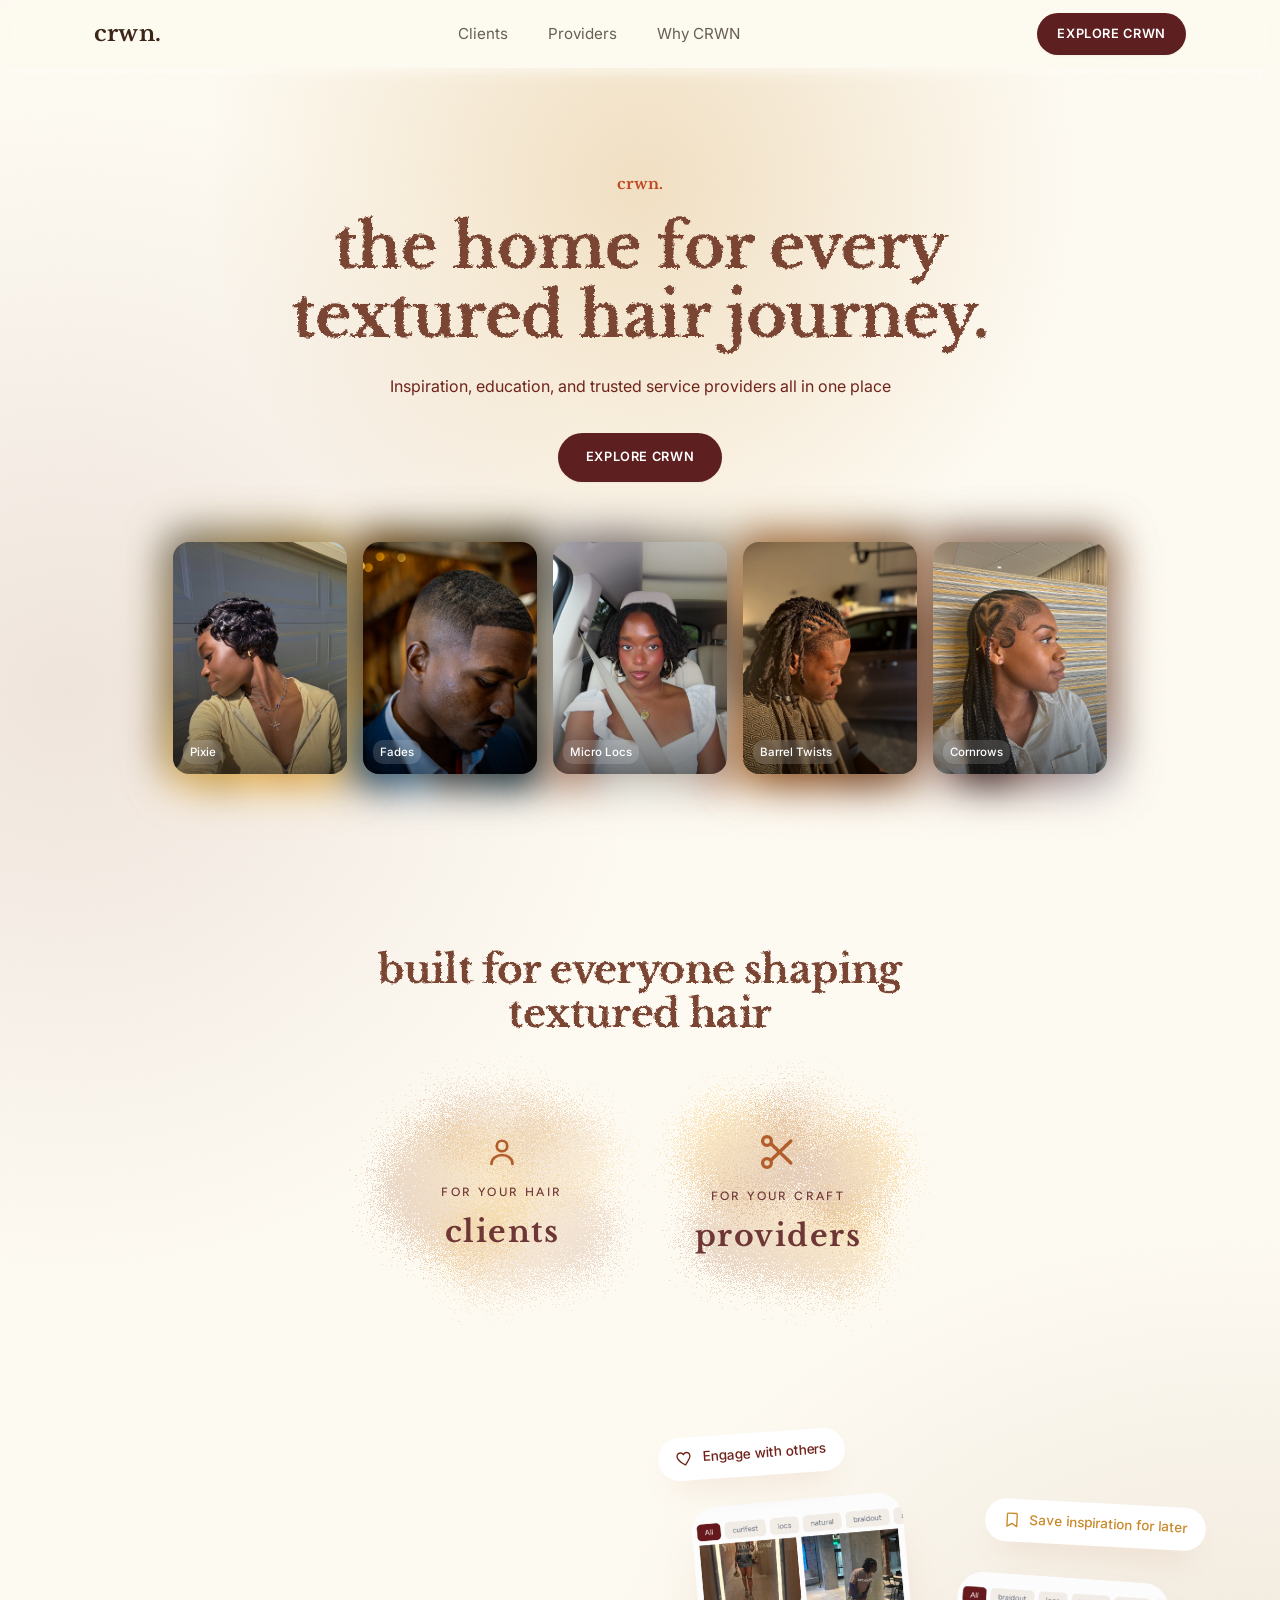
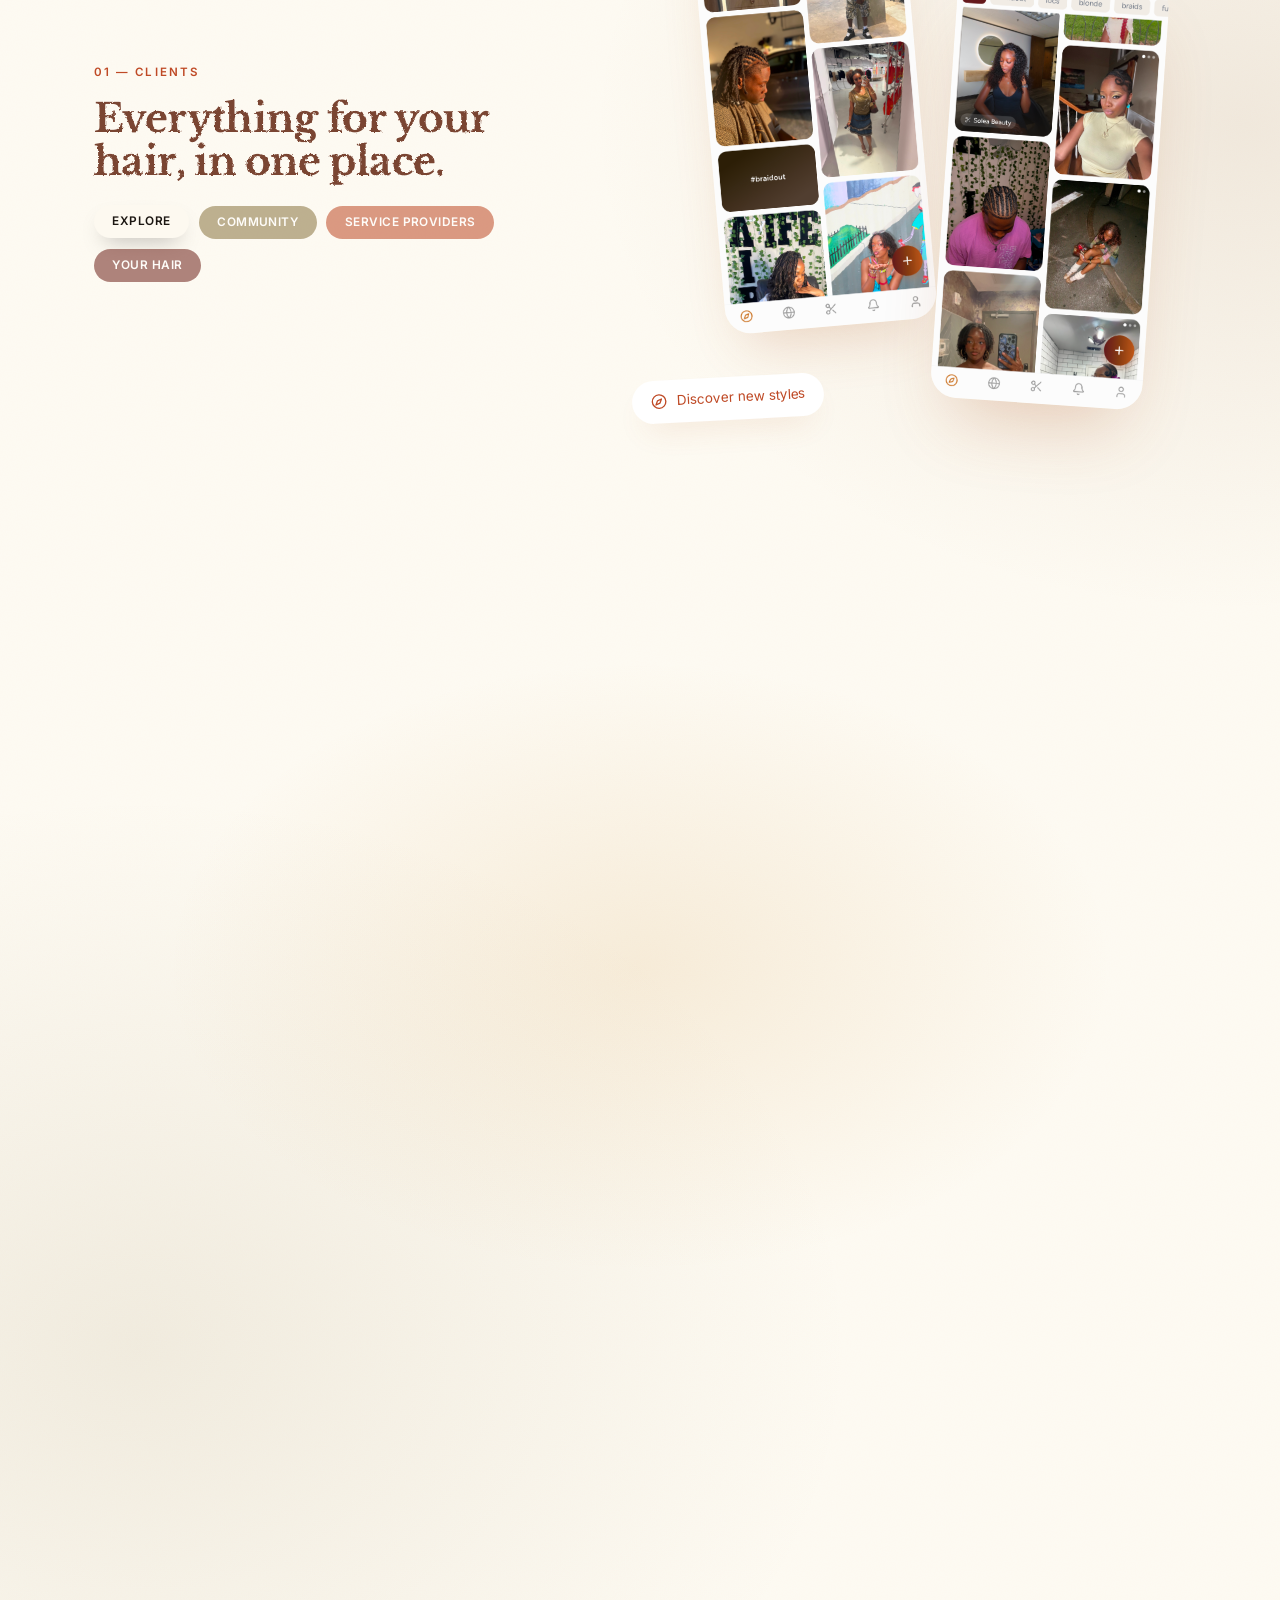
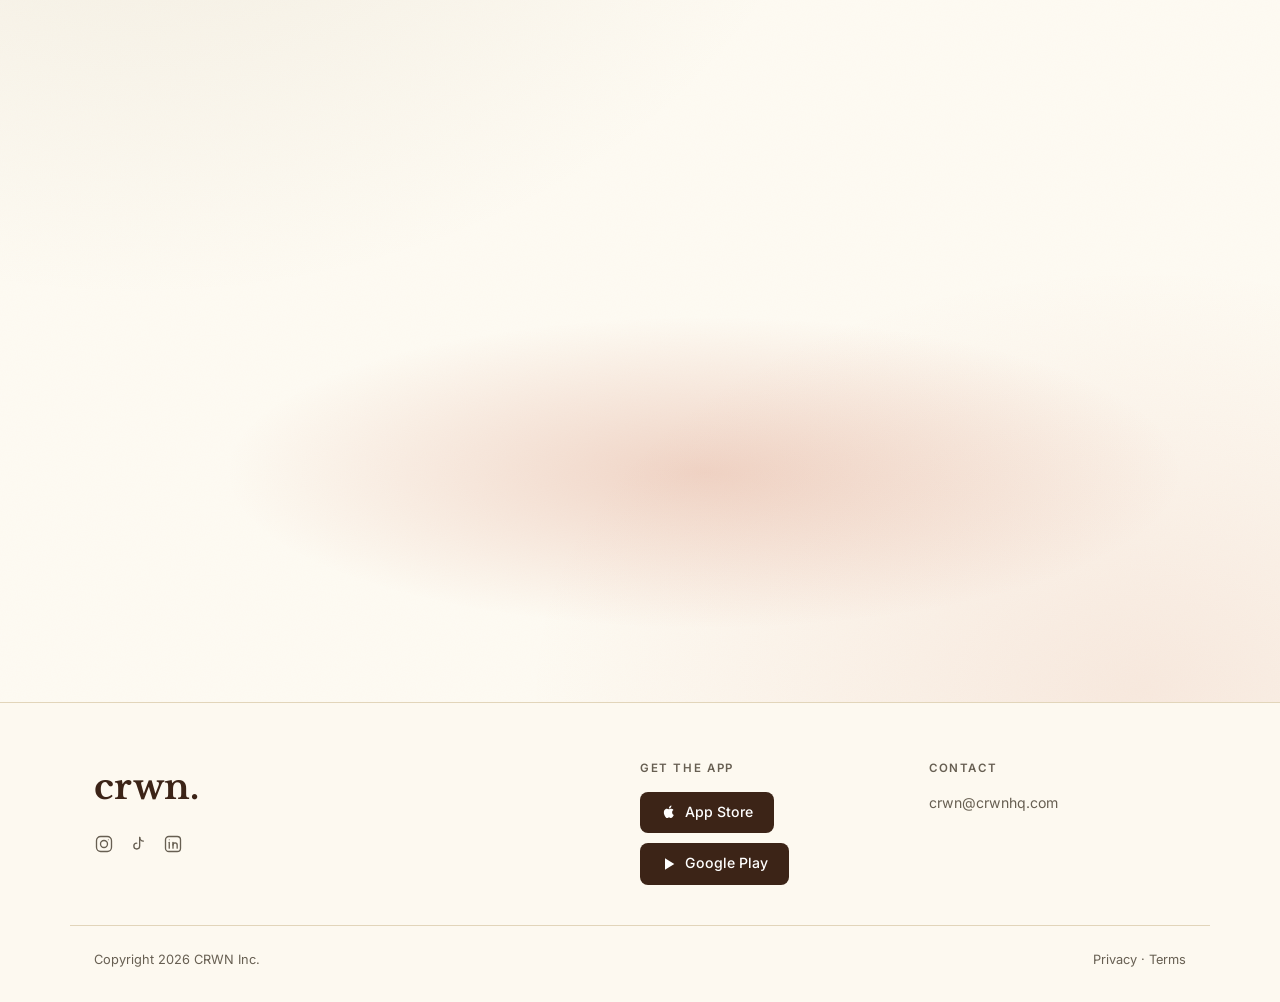
<file: index.html>
<!DOCTYPE html>
<html lang="en">
<head>
  <meta charset="UTF-8" />
  <meta name="viewport" content="width=device-width, initial-scale=1.0" />
  <title>CRWN — The home for every textured hair journey</title>
  <link rel="icon" type="image/png" href="images/favicon.png" />
  <meta
    name="description"
    content="CRWN is the digital home for textured hair: inspiration, education, and trusted providers, all in one place."
  />
  <meta property="og:type" content="website" />
  <meta property="og:url" content="https://crwnhq.com/" />
  <meta property="og:title" content="CRWN — The home for every textured hair journey" />
  <meta property="og:description" content="CRWN is the digital home for textured hair: inspiration, education, and trusted providers, all in one place." />
  <meta property="og:image" content="https://crwnhq.com/images/og-image.jpg" />
  <meta property="og:image:width" content="1200" />
  <meta property="og:image:height" content="630" />
  <meta name="twitter:card" content="summary_large_image" />
  <meta name="twitter:title" content="CRWN — The home for every textured hair journey" />
  <meta name="twitter:description" content="CRWN is the digital home for textured hair: inspiration, education, and trusted providers, all in one place." />
  <meta name="twitter:image" content="https://crwnhq.com/images/og-image.jpg" />
  <link rel="preconnect" href="https://fonts.googleapis.com" />
  <link rel="preconnect" href="https://fonts.gstatic.com" crossorigin />
  <link
    href="https://fonts.googleapis.com/css2?family=Libre+Baskerville:ital,wght@0,400;0,700;1,400&family=Inter:wght@400;500;600&family=Figtree:wght@500;600&display=swap"
    rel="stylesheet"
  />
  <link rel="stylesheet" href="styles.css" />
</head>
<body>
  <div class="app-banner" id="appBanner" hidden>
    <div class="app-banner__inner">
      <span class="app-banner__text">Download the CRWN app for iOS</span>
      <a href="#" class="app-banner__cta" id="appBannerLink">Download</a>
      <button type="button" class="app-banner__close" id="appBannerClose" aria-label="Dismiss">&times;</button>
    </div>
  </div>

  <div class="bg-glow" aria-hidden="true"></div>

  <!-- Rough-edge filter for the hero headline: warps the glyph outlines
       themselves (not a texture drawn over them) for a hand-stamped look. -->
  <svg width="0" height="0" style="position: absolute" aria-hidden="true">
    <defs>
      <filter id="rough-edge" x="-20%" y="-40%" width="140%" height="180%">
        <feTurbulence type="fractalNoise" baseFrequency="0.3333333432674408 0.3333333432674408" numOctaves="3" seed="2028" result="noise" />
        <feDisplacementMap in="SourceGraphic" in2="noise" scale="4.5" xChannelSelector="R" yChannelSelector="G" />
      </filter>
      <!-- Lighter version for h2 (and smaller) headings, which render at a
           smaller size than the hero h1 and get illegible at the same
           displacement strength. -->
      <filter id="rough-edge-sm" x="-20%" y="-40%" width="140%" height="180%">
        <feTurbulence type="fractalNoise" baseFrequency="0.3333333432674408 0.3333333432674408" numOctaves="3" seed="2028" result="noise" />
        <feDisplacementMap in="SourceGraphic" in2="noise" scale="2.9" xChannelSelector="R" yChannelSelector="G" />
      </filter>
      <!-- Mobile variants: headings render smaller there, so the same
           displacement strength reads as noticeably rougher/harder to
           read; use a lighter scale below the mobile breakpoint. -->
      <filter id="rough-edge-mobile" x="-20%" y="-40%" width="140%" height="180%">
        <feTurbulence type="fractalNoise" baseFrequency="0.3333333432674408 0.3333333432674408" numOctaves="3" seed="2028" result="noise" />
        <feDisplacementMap in="SourceGraphic" in2="noise" scale="2.2" xChannelSelector="R" yChannelSelector="G" />
      </filter>
      <filter id="rough-edge-sm-mobile" x="-20%" y="-40%" width="140%" height="180%">
        <feTurbulence type="fractalNoise" baseFrequency="0.3333333432674408 0.3333333432674408" numOctaves="3" seed="2028" result="noise" />
        <feDisplacementMap in="SourceGraphic" in2="noise" scale="1.4" xChannelSelector="R" yChannelSelector="G" />
      </filter>
    </defs>
  </svg>

  <!-- ===== Header ===== -->
  <header class="site-header">
    <div class="container header__inner">
      <a href="#" class="logo">crwn<span>.</span></a>

      <nav class="nav" aria-label="Primary">
        <a href="#clients">Clients</a>
        <a href="#providers">Providers</a>
        <a href="#why">Why CRWN</a>
      </nav>

      <div class="header__actions">
        <a href="/app" class="btn btn--maroon">Explore CRWN</a>
      </div>

      <button class="nav-toggle" aria-label="Toggle menu" aria-expanded="false">
        <span></span><span></span><span></span>
      </button>
    </div>
  </header>

  <main>
    <!-- ===== Hero ===== -->
    <section class="hero">
      <div class="container hero__inner">
        <p class="eyebrow eyebrow--wordmark">crwn.</p>
        <h1>the home for every <br />textured hair journey.</h1>
        <p class="hero__sub">
          Inspiration, education, and trusted service providers all in one place
        </p>
        <div class="hero__cta">
          <a href="/app" class="btn btn--maroon">Explore CRWN</a>
        </div>
      </div>

      <div class="container">
        <ul class="palette reveal" aria-label="Real clients and stylists on CRWN">
          <li class="style-card style-card--honey">
            <img class="texture" src="images/style-1.png" alt="" />
            <img class="style-image" src="images/style-1.png" alt="Pixie" />
            <span class="style-card__scrim" aria-hidden="true"></span>
            <span class="style-card__label">Pixie</span>
          </li>
          <li class="style-card style-card--green">
            <img class="texture" src="images/style-2.png" alt="" />
            <img class="style-image" src="images/style-2.png" alt="Fades" />
            <span class="style-card__scrim" aria-hidden="true"></span>
            <span class="style-card__label">Fades</span>
          </li>
          <li class="style-card style-card--rust">
            <img class="texture" src="images/style-3.png" alt="" />
            <img class="style-image" src="images/style-3.png" alt="Micro Locs" />
            <span class="style-card__scrim" aria-hidden="true"></span>
            <span class="style-card__label">Micro Locs</span>
          </li>
          <li class="style-card style-card--ochre">
            <img class="texture" src="images/style-4.png" alt="" />
            <img class="style-image" src="images/style-4.png" alt="Barrel Twists" />
            <span class="style-card__scrim" aria-hidden="true"></span>
            <span class="style-card__label">Barrel Twists</span>
          </li>
          <li class="style-card style-card--maroon">
            <img class="texture" src="images/style-5.png" alt="" />
            <img class="style-image" src="images/style-5.png" alt="Cornrows" />
            <span class="style-card__scrim" aria-hidden="true"></span>
            <span class="style-card__label">Cornrows</span>
          </li>
        </ul>
      </div>
    </section>

    <!-- ===== Audience split ===== -->
    <section class="section audiences" id="audiences">
      <div class="container">
        <div class="section__head section__head--center reveal">
          <h2>built for everyone shaping textured hair</h2>
        </div>

        <div class="audiences__grid">
          <span class="audiences__glow" aria-hidden="true"></span>
          <a href="#clients" class="card reveal">
            <span class="card__icon card__icon--user" aria-hidden="true">
              <svg viewBox="0 0 24 24" fill="none" stroke="currentColor" stroke-width="1.8" stroke-linecap="round" stroke-linejoin="round"><circle cx="12" cy="8" r="3.5"/><path d="M5 20c0-3.6 3.1-6 7-6s7 2.4 7 6"/></svg>
            </span>
            <p class="card__label">For your hair</p>
            <h3>clients</h3>
          </a>

          <a href="#providers" class="card card--providers reveal">
            <span class="card__icon card__icon--scissors" aria-hidden="true">
              <svg viewBox="0 0 24 24" fill="none" stroke="currentColor" stroke-width="1.8" stroke-linecap="round" stroke-linejoin="round"><circle cx="6" cy="6" r="2.4"/><circle cx="6" cy="18" r="2.4"/><line x1="8.2" y1="7.5" x2="19" y2="18"/><line x1="8.2" y1="16.5" x2="19" y2="6"/></svg>
            </span>
            <p class="card__label">For your craft</p>
            <h3>providers</h3>
          </a>
        </div>
      </div>
    </section>

    <!-- ===== 01 — Clients ===== -->
    <section class="section feature" id="clients" data-tab-group>
      <div class="container feature__inner">
        <div class="feature__text reveal">
          <p class="eyebrow">01 &mdash; Clients</p>
          <h2>Everything for your hair, in one place.</h2>
          <div class="tabs" role="tablist" aria-label="Client features">
            <button type="button" class="tab-pill tab-pill--cream is-active" data-tab="explore" role="tab" aria-selected="true">Explore</button>
            <button type="button" class="tab-pill tab-pill--olive" data-tab="community" role="tab" aria-selected="false">Community</button>
            <button type="button" class="tab-pill tab-pill--rust" data-tab="providers" role="tab" aria-selected="false">Service Providers</button>
            <button type="button" class="tab-pill tab-pill--maroon" data-tab="your-hair" role="tab" aria-selected="false">Your hair</button>
          </div>
        </div>
        <div class="feature__media reveal">
          <!-- Explore: two raw app screenshots, no phone bezel — just the
               images as-is, with floating callouts like the reference. -->
          <div class="tab-panel is-active phone-stack" data-panel="explore">
            <span class="phone-callout phone-callout--engage">
              <svg viewBox="0 0 24 24" fill="none" stroke="currentColor" stroke-width="1.8" stroke-linecap="round" stroke-linejoin="round"><path d="M12 20.5s-7.5-4.6-10-9.3C.5 7.8 2 4 5.8 4c2 0 3.5 1.1 4.2 2.6C10.7 5.1 12.2 4 14.2 4 18 4 19.5 7.8 18 11.2c-2.5 4.7-6 9.3-6 9.3z"/></svg>
              Engage with others
            </span>
            <span class="phone-callout phone-callout--save">
              <svg viewBox="0 0 24 24" fill="none" stroke="currentColor" stroke-width="1.8" stroke-linecap="round" stroke-linejoin="round"><path d="M6.5 3.5h11a1 1 0 0 1 1 1V21l-6.5-4-6.5 4V4.5a1 1 0 0 1 1-1Z"/></svg>
              Save inspiration for later
            </span>
            <span class="phone-callout phone-callout--discover">
              <svg viewBox="0 0 24 24" fill="none" stroke="currentColor" stroke-width="1.8" stroke-linecap="round" stroke-linejoin="round"><circle cx="12" cy="12" r="9"/><path d="M15.3 8.7l-2.2 5.4-5.4 2.2 2.2-5.4z"/></svg>
              Discover new styles
            </span>

            <div class="phone-shot phone-shot--back">
              <img src="images/explore_1.png" alt="CRWN app Explore feed screenshot" />
            </div>
            <div class="phone-shot phone-shot--front">
              <img src="images/explore_2.png" alt="CRWN app Explore feed screenshot" />
            </div>
          </div>

          <div class="tab-panel community-cards" data-panel="community">
            <img class="community-badge" src="images/community4.png" alt="Community Post: Ask Questions" />
            <img class="community-card community-card--1" src="images/community1.png" alt="Community post: Scalp Detox, asking how to detox scalp while wearing braids" />
            <img class="community-card community-card--2" src="images/community2.png" alt="Community post: Loc Girly Products, asking what to use for moisture retention" />
            <img class="community-card community-card--3" src="images/community3.png" alt="Community post: When do y'all decide it's time to take down a style?" />
          </div>

          <div class="tab-panel provider-cards" data-panel="providers">
            <img class="provider-card provider-card--book" src="images/provider1.png" alt="Book Now button" />
            <img class="provider-card provider-card--profile" src="images/provider2.png" alt="Provider profile: Ife James, Houston TX, box braids and protective styles, locs and loc maintenance, twists and twist outs" />
            <img class="provider-card provider-card--photo1" src="images/provider3.png" alt="Tanesha Brown styling work" />
            <img class="provider-card provider-card--photo2" src="images/provider4.png" alt="Tanesha Brown styling work" />
            <img class="provider-card provider-card--pill" src="images/provider5.png" alt="Book service providers" />
            <img class="provider-card provider-card--review" src="images/provider6.png" alt="Review from Laila Hunte, 2 months ago, 5 crowns, best wig install ever, tagged Wig Install" />
            <img class="provider-card provider-card--crowns" src="images/provider7.png" alt="Five crown rating icons" />
          </div>

          <div class="tab-panel hairel-cards" data-panel="your-hair">
            <span class="hairel-badge">
              <svg viewBox="0 0 24 24" fill="none" stroke="currentColor" stroke-width="1.5" stroke-linecap="round" stroke-linejoin="round"><path d="M4 16.5h16l-1.4-7-4.1 3.2L12 6l-2.5 6.7-4.1-3.2L4 16.5Z"/><path d="M6 19h12"/></svg>
              Learn about your hair elements
            </span>
            <div class="hairel-row">
              <div class="hairel-col hairel-col--1">
                <span class="hairel-label">Curl Pattern</span>
                <div class="hairel-card-wrap">
                  <span class="hairel-card__peek" aria-hidden="true"></span>
                  <div class="hairel-card">
                    <span class="hairel-card__title">Wavy</span>
                    <span class="hairel-card__circle"><img src="images/yourhair_1.png" alt="Wavy curl pattern illustration" /></span>
                  </div>
                </div>
              </div>
              <div class="hairel-col hairel-col--2">
                <span class="hairel-label">Porosity</span>
                <div class="hairel-card-wrap">
                  <span class="hairel-card__peek" aria-hidden="true"></span>
                  <div class="hairel-card">
                    <span class="hairel-card__title">High</span>
                    <span class="hairel-card__circle"><img src="images/yourhair_2.png" alt="High porosity illustration, hair sinks fast in water" /></span>
                  </div>
                </div>
              </div>
              <div class="hairel-col hairel-col--3">
                <span class="hairel-label">Density</span>
                <div class="hairel-card-wrap">
                  <span class="hairel-card__peek" aria-hidden="true"></span>
                  <div class="hairel-card">
                    <span class="hairel-card__title">Low</span>
                    <span class="hairel-card__circle"><img src="images/yourhair_3.png" alt="Low density hair strands illustration" /></span>
                  </div>
                </div>
              </div>
            </div>
          </div>
        </div>
      </div>
    </section>

    <!-- ===== 02 — Providers ===== -->
    <section class="section feature feature--alt" id="providers" data-tab-group>
      <div class="container feature__inner feature__inner--reverse">
        <div class="feature__media reveal">
          <div class="tab-panel is-active business-cards" data-panel="your-business">
            <span class="phone-callout phone-callout--work">
              <svg viewBox="0 0 24 24" fill="none" stroke="currentColor" stroke-width="1.8" stroke-linecap="round" stroke-linejoin="round"><circle cx="6" cy="6" r="2.4"/><circle cx="6" cy="18" r="2.4"/><line x1="8.2" y1="7.5" x2="19" y2="18"/><line x1="8.2" y1="16.5" x2="19" y2="6"/></svg>
              Display your work
            </span>
            <span class="phone-callout phone-callout--discovered">
              <svg viewBox="0 0 24 24" fill="none" stroke="currentColor" stroke-width="1.8" stroke-linecap="round" stroke-linejoin="round"><path d="M12 20.5s-7.5-4.6-10-9.3C.5 7.8 2 4 5.8 4c2 0 3.5 1.1 4.2 2.6C10.7 5.1 12.2 4 14.2 4 18 4 19.5 7.8 18 11.2c-2.5 4.7-6 9.3-6 9.3z"/></svg>
              Get discovered
            </span>
            <span class="phone-callout phone-callout--reviews">
              <svg viewBox="0 0 24 24" fill="none" stroke="currentColor" stroke-width="1.5" stroke-linecap="round" stroke-linejoin="round"><path d="M4 16.5h16l-1.4-7-4.1 3.2L12 6l-2.5 6.7-4.1-3.2L4 16.5Z"/><path d="M6 19h12"/></svg>
              Reviews
            </span>

            <img class="business-shot business-shot--portfolio" src="images/serviceprof2.png" alt="Provider portfolio screenshot: Jaden Cosey's cuts and styles displayed in a grid" />
            <img class="business-shot business-shot--profile" src="images/serviceprof1.jpg" alt="Provider profile screenshot: Ife James, Houston TX, box braids and protective styles, locs and loc maintenance" />
            <img class="business-reviews" src="images/reviewsimg.png" alt="4.0 average rating from 3 reviews" />
          </div>
          <div class="tab-panel calendar-panel" data-panel="calendar">
            <span class="calendar-pill">
              <svg viewBox="0 0 24 24" fill="none" stroke="currentColor" stroke-width="1.8" stroke-linecap="round" stroke-linejoin="round"><rect x="3.5" y="5" width="17" height="15.5" rx="2.5"/><line x1="3.5" y1="9.5" x2="20.5" y2="9.5"/><line x1="8" y1="3" x2="8" y2="6.5"/><line x1="16" y1="3" x2="16" y2="6.5"/></svg>
              Plan your schedule
            </span>

            <img class="cal__image" src="images/calendarpic.png" alt="Availability calendar for September 2026, with open days checked off and a Save Weekly Schedule button" />

            <button type="button" class="cal__link" data-coming-soon>
              <svg viewBox="0 0 48 48" fill="currentColor" aria-hidden="true">
                <path d="M24 9.5c3.54 0 6.71 1.22 9.21 3.6l6.85-6.85C35.9 2.38 30.47 0 24 0 14.62 0 6.51 5.38 2.56 13.22l7.98 6.19C12.43 13.72 17.74 9.5 24 9.5z"/>
                <path d="M46.98 24.55c0-1.57-.15-3.09-.38-4.55H24v9.02h12.94c-.58 2.9-2.26 5.36-4.78 7.18l7.73 6c4.51-4.18 7.09-10.36 7.09-17.65z"/>
                <path d="M10.53 28.59c-.48-1.45-.76-2.99-.76-4.59s.27-3.14.76-4.59l-7.98-6.19C.92 16.46 0 20.12 0 24c0 3.88.92 7.54 2.56 10.78l7.97-6.19z"/>
                <path d="M24 48c6.48 0 11.93-2.13 15.89-5.81l-7.73-6c-2.15 1.45-4.92 2.3-8.16 2.3-6.26 0-11.57-4.22-13.47-9.91l-7.98 6.19C6.51 42.62 14.62 48 24 48z"/>
              </svg>
              Link Calendar
            </button>
          </div>

          <div class="tab-panel bookings-panel" data-panel="bookings">
            <div class="bookings-panel__actions">
              <button type="button" class="bookings-pill bookings-pill--maroon" data-coming-soon>
                <svg viewBox="0 0 24 24" fill="none" stroke="currentColor" stroke-width="1.8" stroke-linecap="round" stroke-linejoin="round"><circle cx="6" cy="6" r="2.4"/><circle cx="6" cy="18" r="2.4"/><line x1="8.2" y1="7.5" x2="19" y2="18"/><line x1="8.2" y1="16.5" x2="19" y2="6"/></svg>
                View Services
              </button>
              <button type="button" class="bookings-pill bookings-pill--cream" data-coming-soon>
                <svg viewBox="0 0 24 24" fill="none" stroke="currentColor" stroke-width="1.8" stroke-linecap="round" stroke-linejoin="round"><circle cx="12" cy="12" r="9"/><path d="M8.5 12.5l2.3 2.3 4.7-4.7"/></svg>
                Book
              </button>
              <button type="button" class="bookings-pill bookings-pill--olive" data-coming-soon>
                <svg viewBox="0 0 24 24" fill="none" stroke="currentColor" stroke-width="1.8" stroke-linecap="round" stroke-linejoin="round"><rect x="3.5" y="5" width="17" height="15.5" rx="2.5"/><line x1="3.5" y1="9.5" x2="20.5" y2="9.5"/><line x1="8" y1="3" x2="8" y2="6.5"/><line x1="16" y1="3" x2="16" y2="6.5"/></svg>
                See Availability
              </button>
            </div>
            <img class="bookings-panel__image" src="images/bookings-screen.png" alt="Bookings screen: two appointments with Sarah Nyaanga awaiting payment, and a Schedule Work Time button" />
          </div>

          <div class="tab-panel payout-panel" data-panel="payment">
            <div class="payout">
              <div class="payout__logo" aria-hidden="true">
                <svg viewBox="0 0 24 24" fill="currentColor"><path d="M13.976 9.15c-2.172-.806-3.356-1.426-3.356-2.409 0-.831.683-1.305 1.901-1.305 2.227 0 4.515.858 6.09 1.631l.89-5.494C18.252.975 15.697 0 12.165 0 9.667 0 7.589.654 6.104 1.872 4.56 3.147 3.757 4.992 3.757 7.218c0 4.039 2.467 5.76 6.476 7.219 2.585.92 3.445 1.574 3.445 2.583 0 .98-.84 1.545-2.354 1.545-1.875 0-4.965-.921-6.99-2.109l-.9 5.555C5.175 22.99 8.385 24 11.714 24c2.641 0 4.843-.624 6.328-1.813 1.664-1.305 2.525-3.236 2.525-5.732 0-4.128-2.524-5.851-6.594-7.305h.003z"/></svg>
                <span>Stripe</span>
              </div>

              <p class="eyebrow payout__eyebrow">In-app payments</p>
              <h3 class="payout__title">get paid for your work</h3>

              <div class="payout__card">
                <div class="payout__stats">
                  <div class="payout__stat">
                    <span class="payout__stat-num">95%</span>
                    <span class="payout__stat-label">You keep</span>
                  </div>
                  <span class="payout__divider" aria-hidden="true"></span>
                  <div class="payout__stat">
                    <span class="payout__stat-num">5%</span>
                    <span class="payout__stat-label">CRWN fee</span>
                  </div>
                </div>
              </div>

              <p class="payout__note">
                <svg viewBox="0 0 24 24" fill="none" stroke="currentColor" stroke-width="1.8" stroke-linecap="round" stroke-linejoin="round"><rect x="5" y="10.5" width="14" height="9.5" rx="2"/><path d="M8 10.5V7.5a4 4 0 0 1 8 0v3"/></svg>
                Secure payouts, powered by Stripe
              </p>
            </div>
          </div>
        </div>
        <div class="feature__text reveal">
          <p class="eyebrow">02 &mdash; Providers</p>
          <h2>Your craft. Your business. One place.</h2>
          <div class="tabs" role="tablist" aria-label="Provider features">
            <button type="button" class="tab-pill tab-pill--cream is-active" data-tab="your-business" role="tab" aria-selected="true">Your Business</button>
            <button type="button" class="tab-pill tab-pill--olive" data-tab="payment" role="tab" aria-selected="false">Payment</button>
            <button type="button" class="tab-pill tab-pill--rust" data-tab="calendar" role="tab" aria-selected="false">Calendar</button>
            <button type="button" class="tab-pill tab-pill--maroon" data-tab="bookings" role="tab" aria-selected="false">Bookings</button>
          </div>
        </div>
      </div>
    </section>

    <!-- ===== 03 — Why CRWN ===== -->
    <section class="section community" id="why">
      <div class="container reveal">
        <p class="eyebrow">03 &mdash; Why CRWN</p>
        <h2>More than a crown.</h2>
        <p>
          Our hair is part of how we express ourselves, how we show up, and
          how we feel. CRWN is here to make sure textured hair is
          understood, supported, and celebrated.
        </p>
        <p class="community__quote">Every crown tells a story.</p>
        <a href="/stories" target="_blank" rel="noopener" class="pill-cta pill-cta--rust">Watch our stories &rarr;</a>
      </div>
    </section>

    <!-- ===== Final CTA ===== -->
    <section class="section cta" id="waitlist">
      <div class="container reveal">
        <p class="eyebrow eyebrow--wordmark">crwn.</p>
        <h2>Your hair has a home here.</h2>
        <p>Join a community of people doing incredible things with textured hair.</p>
        <div class="hero__cta">
          <a href="/app" class="btn btn--maroon">Explore CRWN</a>
        </div>
        <p class="cta__note">Every crown tells a story.</p>
      </div>
    </section>
  </main>

  <!-- ===== Footer ===== -->
  <footer class="site-footer">
    <div class="container footer__inner">
      <div class="footer__brand">
        <a href="#" class="logo logo--footer">crwn<span>.</span></a>
        <div class="footer__socials">
          <a href="https://www.instagram.com/crwn.hq" target="_blank" rel="noopener" aria-label="Instagram">
            <svg viewBox="0 0 24 24" fill="none" stroke="currentColor" stroke-width="1.6" stroke-linecap="round" stroke-linejoin="round"><rect x="3" y="3" width="18" height="18" rx="5"/><circle cx="12" cy="12" r="4.2"/><circle cx="17.2" cy="6.8" r="0.6" fill="currentColor" stroke="none"/></svg>
          </a>
          <a href="https://www.tiktok.com/@crwn.hq" target="_blank" rel="noopener" aria-label="TikTok">
            <svg viewBox="0 0 24 24" fill="none" stroke="currentColor" stroke-width="1.6" stroke-linecap="round" stroke-linejoin="round"><path d="M14 4v10.5a3.5 3.5 0 1 1-3.5-3.5"/><path d="M14 4c0 2.5 2 4.5 4.5 4.5"/></svg>
          </a>
          <a href="https://www.linkedin.com/company/crwnhq" target="_blank" rel="noopener" aria-label="LinkedIn">
            <svg viewBox="0 0 24 24" fill="none" stroke="currentColor" stroke-width="1.6" stroke-linecap="round" stroke-linejoin="round"><rect x="3" y="3" width="18" height="18" rx="4"/><circle cx="7.5" cy="6.8" r="0.6" fill="currentColor" stroke="none"/><line x1="7.5" y1="10" x2="7.5" y2="17"/><line x1="12" y1="10" x2="12" y2="17"/><path d="M12 13.2c0-1.5 1.1-2.6 2.5-2.6s2.5 1.1 2.5 2.6V17"/></svg>
          </a>
        </div>
      </div>

      <nav class="footer__col" aria-label="Get the app">
        <p class="footer__heading">Get the app</p>
        <a href="https://apps.apple.com/us/app/crwn/id6806900748" target="_blank" rel="noopener" class="store-badge">
          <svg viewBox="0 0 24 24" fill="currentColor" stroke="none"><path d="M16.7 12.4c0-2.3 1.9-3.4 2-3.5-1.1-1.6-2.8-1.8-3.4-1.8-1.4-.1-2.8.8-3.5.8-.7 0-1.8-.8-3-.8-1.5 0-3 .9-3.8 2.3-1.6 2.8-.4 7 1.2 9.3.8 1.1 1.7 2.4 2.9 2.3 1.2 0 1.6-.7 3-.7 1.4 0 1.8.7 3 .7 1.2 0 2-1.1 2.8-2.2.6-.9.9-1.4 1.3-2.3-.1 0-2.4-.9-2.5-3.6zM14.7 5.4c.6-.8 1.1-1.9 1-3-1 0-2.1.6-2.8 1.5-.6.7-1.2 1.9-1 2.9 1.1.1 2.1-.5 2.8-1.4z"/></svg>
          <span>App Store</span>
        </a>
        <a href="#" class="store-badge" data-coming-soon>
          <svg viewBox="0 0 24 24" fill="currentColor" stroke="none"><path d="M6 3.5v17l14-8.5-14-8.5z"/></svg>
          <span>Google Play</span>
        </a>
      </nav>

      <nav class="footer__col" aria-label="Contact">
        <p class="footer__heading">Contact</p>
        <a href="mailto:crwn@crwnhq.com">crwn@crwnhq.com</a>
      </nav>
    </div>

    <div class="container footer__bottom">
      <p>Copyright 2026 CRWN Inc.</p>
      <p><a href="/privacy">Privacy</a> &middot; <a href="/terms">Terms</a></p>
    </div>
  </footer>

  <div class="toast" id="toast" role="status" aria-live="polite"></div>

  <script src="main.js"></script>
</body>
</html>
</file>
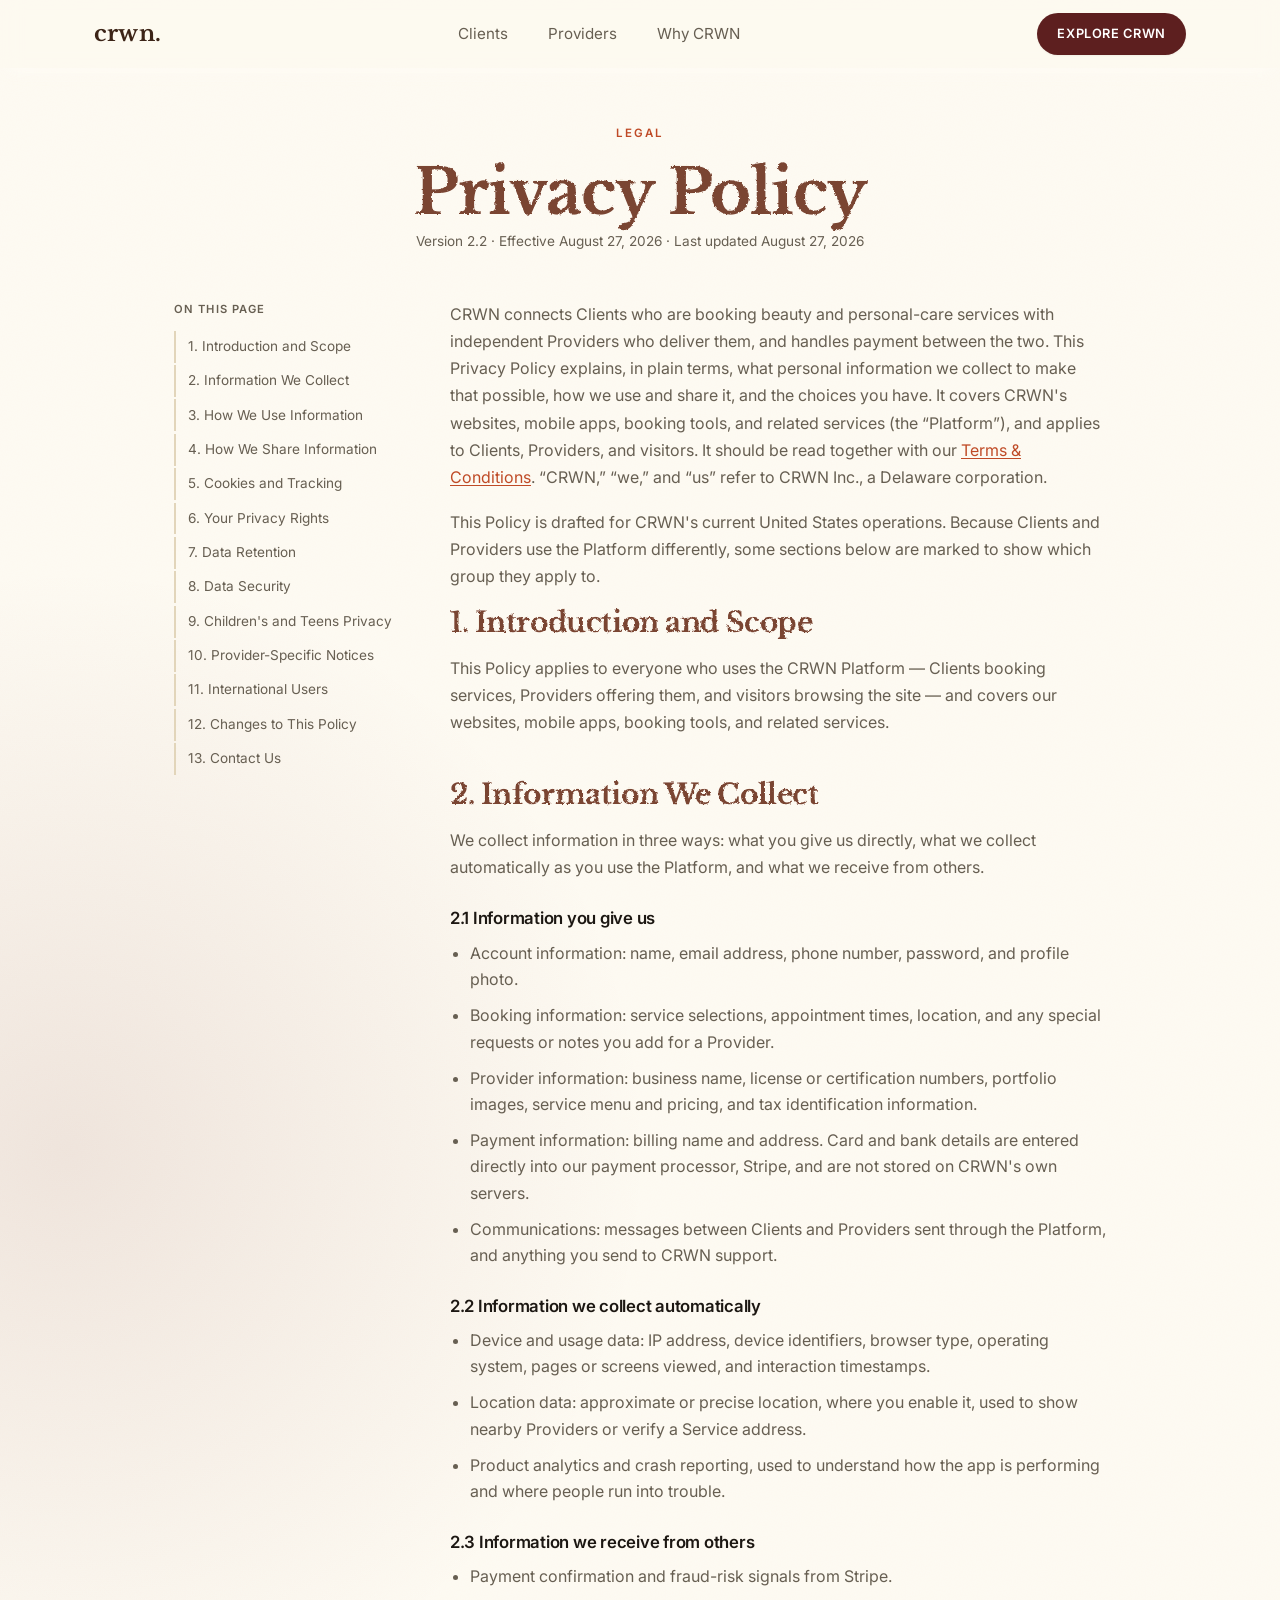
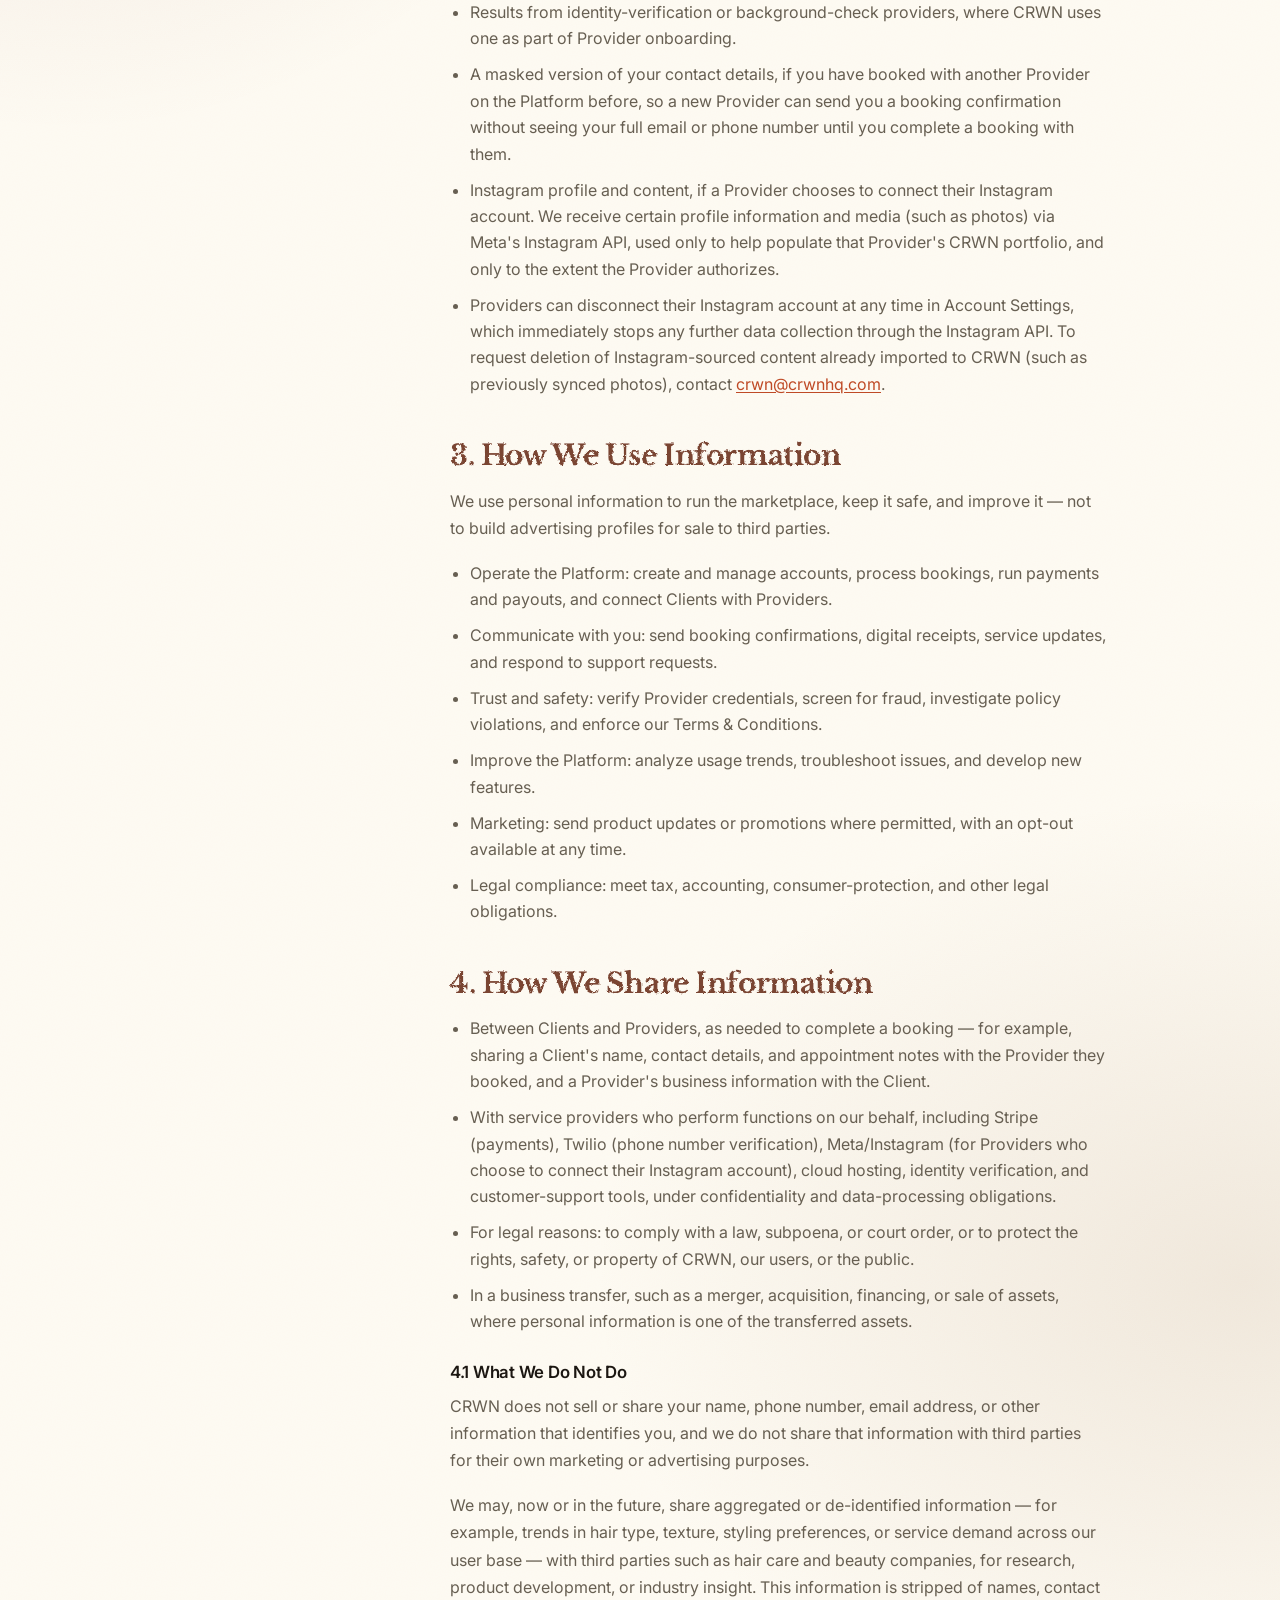
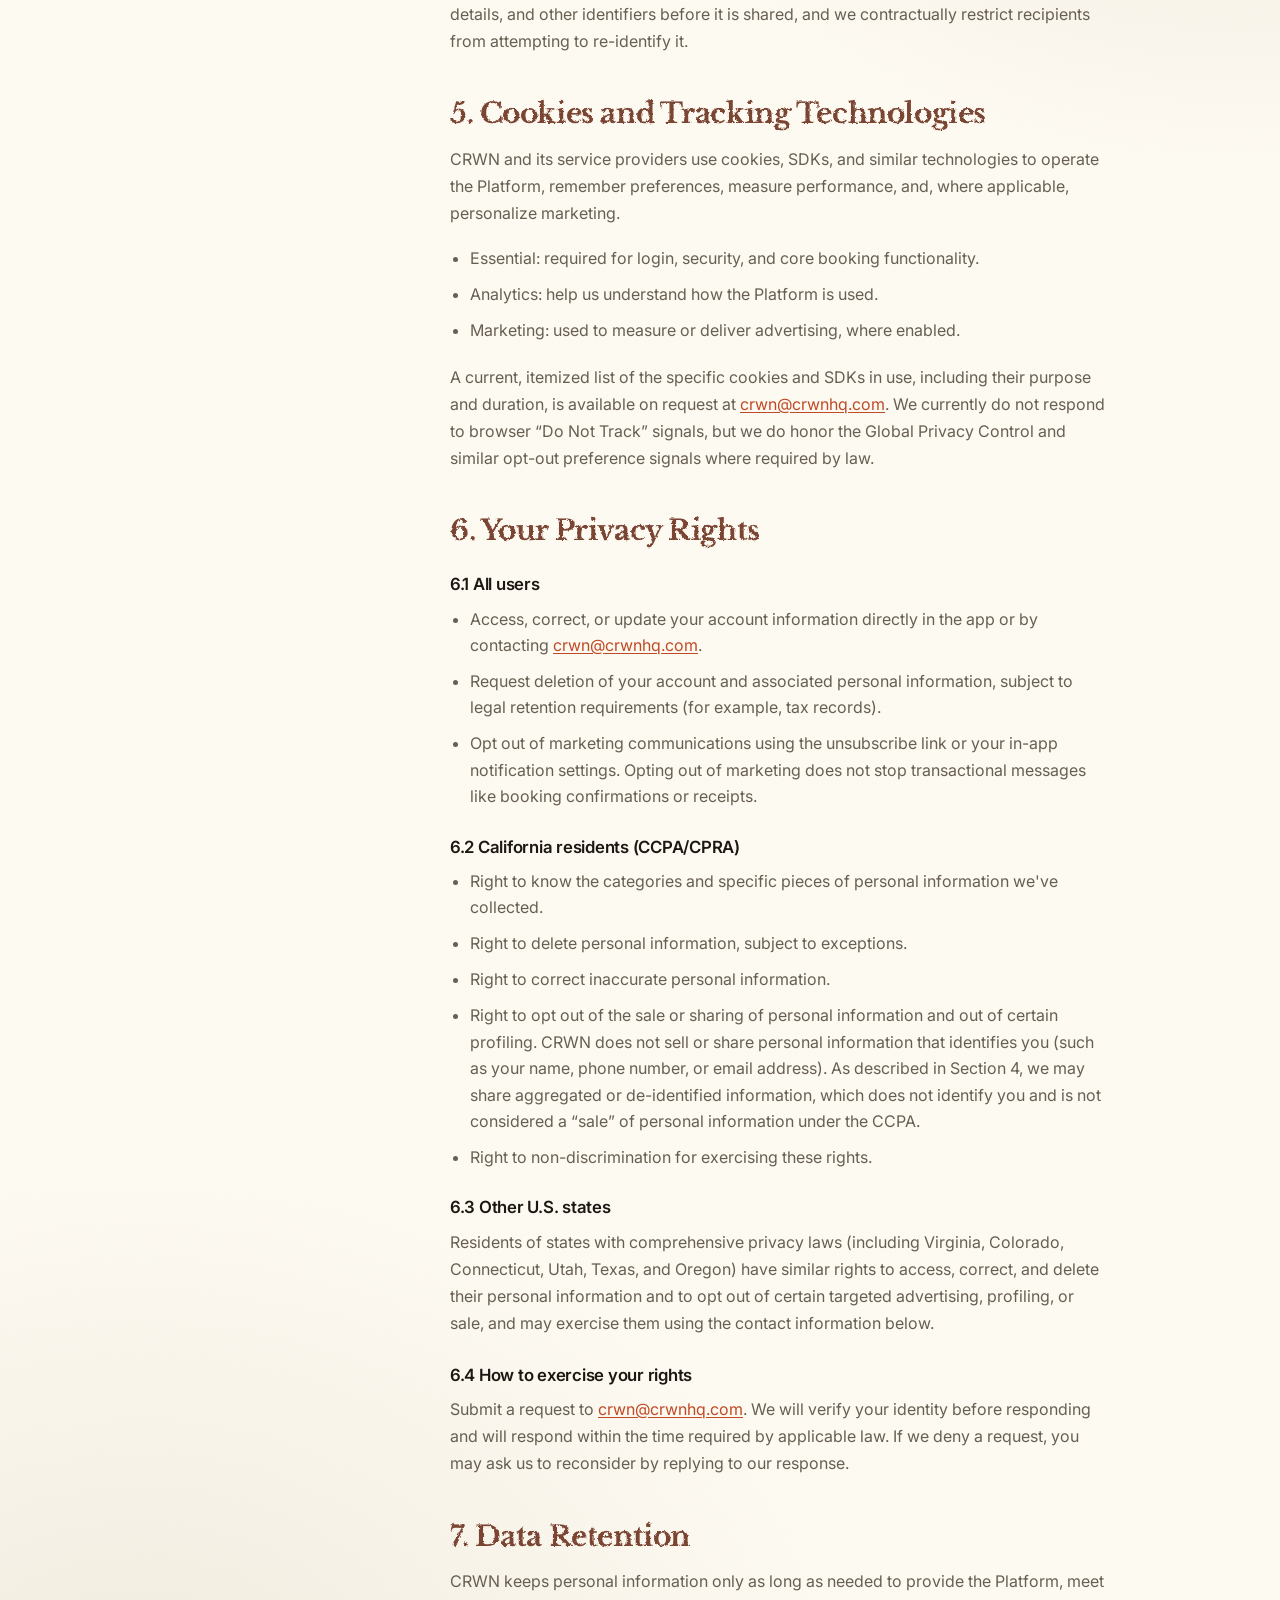
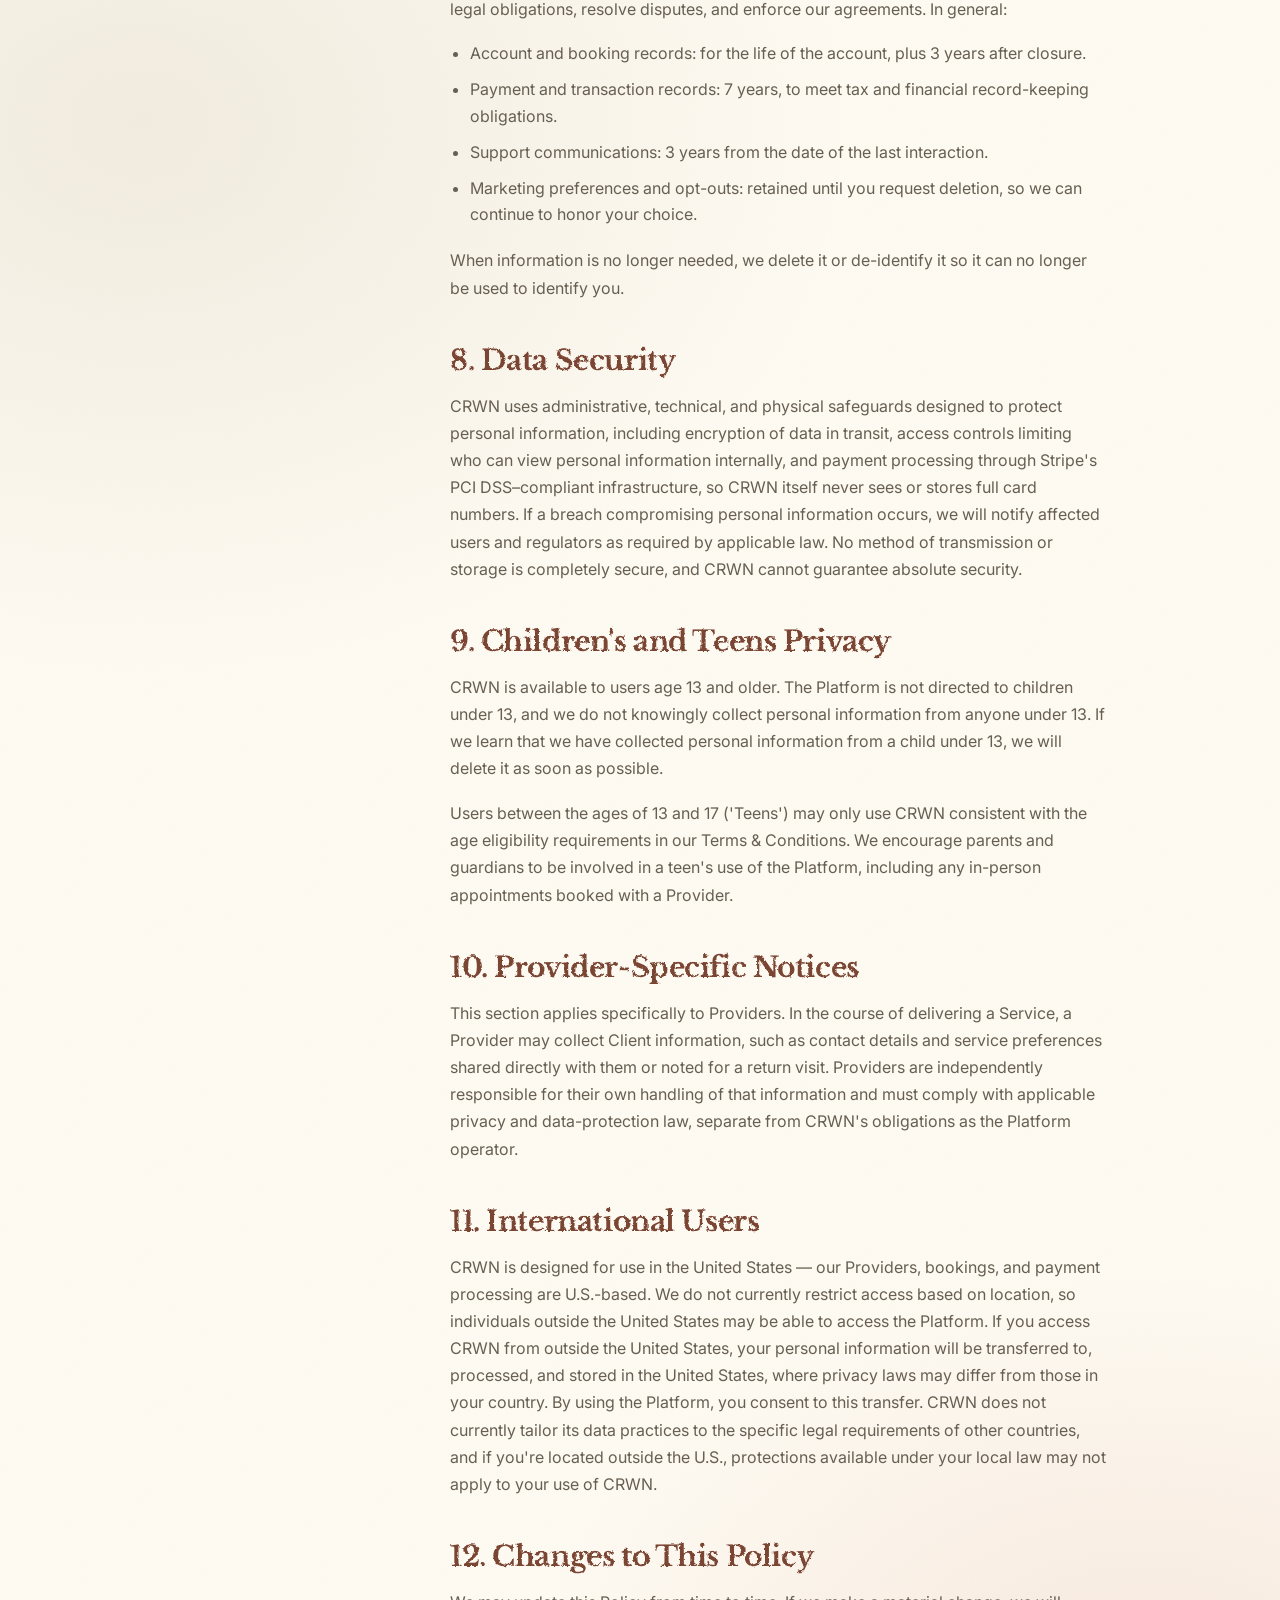
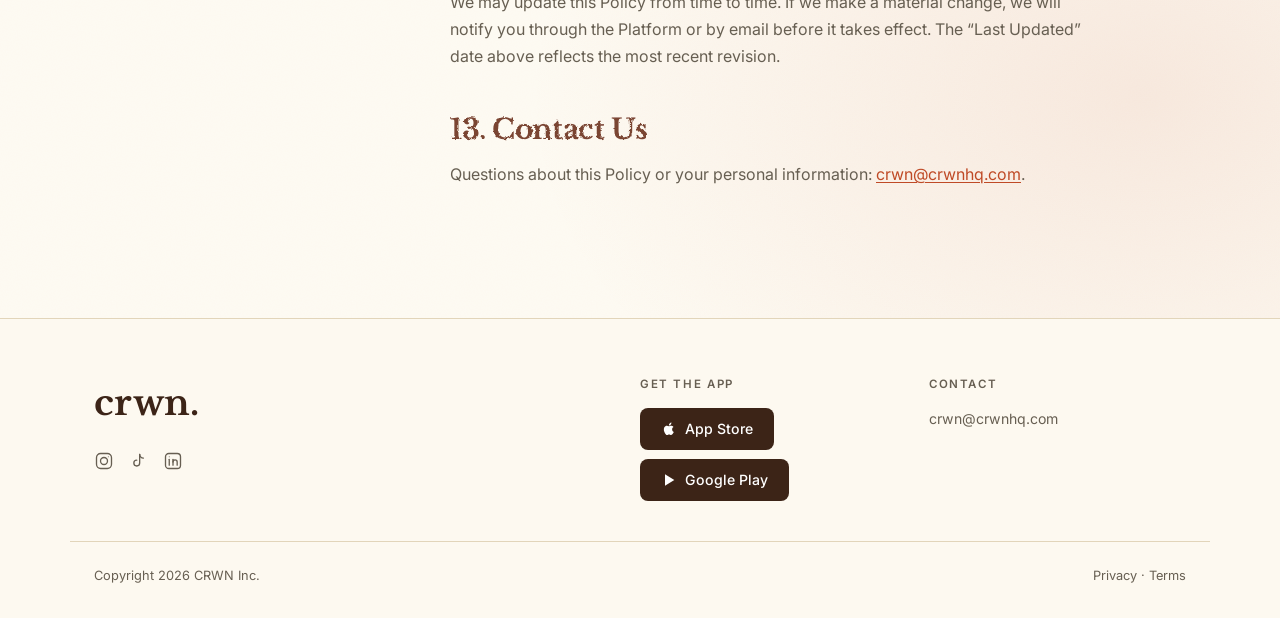
<file: privacy.html>
<!DOCTYPE html>
<html lang="en">
<head>
  <meta charset="UTF-8" />
  <meta name="viewport" content="width=device-width, initial-scale=1.0" />
  <title>CRWN — Privacy Policy</title>
  <link rel="icon" type="image/png" href="images/favicon.png" />
  <meta
    name="description"
    content="How CRWN collects, uses, and protects your personal information."
  />
  <meta property="og:type" content="website" />
  <meta property="og:url" content="https://crwnhq.com/privacy" />
  <meta property="og:title" content="CRWN — Privacy Policy" />
  <meta property="og:description" content="How CRWN collects, uses, and protects your personal information." />
  <meta property="og:image" content="https://crwnhq.com/images/og-image.jpg" />
  <meta property="og:image:width" content="1200" />
  <meta property="og:image:height" content="630" />
  <meta name="twitter:card" content="summary_large_image" />
  <meta name="twitter:title" content="CRWN — Privacy Policy" />
  <meta name="twitter:description" content="How CRWN collects, uses, and protects your personal information." />
  <meta name="twitter:image" content="https://crwnhq.com/images/og-image.jpg" />
  <link rel="preconnect" href="https://fonts.googleapis.com" />
  <link rel="preconnect" href="https://fonts.gstatic.com" crossorigin />
  <link
    href="https://fonts.googleapis.com/css2?family=Libre+Baskerville:ital,wght@0,400;0,700;1,400&family=Inter:wght@400;500;600&family=Figtree:wght@500&display=swap"
    rel="stylesheet"
  />
  <link rel="stylesheet" href="styles.css" />
</head>
<body>
  <div class="app-banner" id="appBanner" hidden>
    <div class="app-banner__inner">
      <span class="app-banner__text">Download the CRWN app for iOS</span>
      <a href="#" class="app-banner__cta" id="appBannerLink">Download</a>
      <button type="button" class="app-banner__close" id="appBannerClose" aria-label="Dismiss">&times;</button>
    </div>
  </div>

  <div class="bg-glow" aria-hidden="true"></div>

  <!-- Rough-edge filter for headlines: warps the glyph outlines themselves
       (not a texture drawn over them) for a hand-stamped look. -->
  <svg width="0" height="0" style="position: absolute" aria-hidden="true">
    <defs>
      <filter id="rough-edge" x="-20%" y="-40%" width="140%" height="180%">
        <feTurbulence type="fractalNoise" baseFrequency="0.3333333432674408 0.3333333432674408" numOctaves="3" seed="2028" result="noise" />
        <feDisplacementMap in="SourceGraphic" in2="noise" scale="4.5" xChannelSelector="R" yChannelSelector="G" />
      </filter>
      <filter id="rough-edge-sm" x="-20%" y="-40%" width="140%" height="180%">
        <feTurbulence type="fractalNoise" baseFrequency="0.3333333432674408 0.3333333432674408" numOctaves="3" seed="2028" result="noise" />
        <feDisplacementMap in="SourceGraphic" in2="noise" scale="2.9" xChannelSelector="R" yChannelSelector="G" />
      </filter>
      <filter id="rough-edge-mobile" x="-20%" y="-40%" width="140%" height="180%">
        <feTurbulence type="fractalNoise" baseFrequency="0.3333333432674408 0.3333333432674408" numOctaves="3" seed="2028" result="noise" />
        <feDisplacementMap in="SourceGraphic" in2="noise" scale="2.2" xChannelSelector="R" yChannelSelector="G" />
      </filter>
      <filter id="rough-edge-sm-mobile" x="-20%" y="-40%" width="140%" height="180%">
        <feTurbulence type="fractalNoise" baseFrequency="0.3333333432674408 0.3333333432674408" numOctaves="3" seed="2028" result="noise" />
        <feDisplacementMap in="SourceGraphic" in2="noise" scale="1.4" xChannelSelector="R" yChannelSelector="G" />
      </filter>
    </defs>
  </svg>

  <!-- ===== Header ===== -->
  <header class="site-header">
    <div class="container header__inner">
      <a href="/" class="logo">crwn<span>.</span></a>

      <nav class="nav" aria-label="Primary">
        <a href="/#clients">Clients</a>
        <a href="/#providers">Providers</a>
        <a href="/#why">Why CRWN</a>
      </nav>

      <div class="header__actions">
        <a href="/app" class="btn btn--maroon">Explore CRWN</a>
      </div>

      <button class="nav-toggle" aria-label="Toggle menu" aria-expanded="false">
        <span></span><span></span><span></span>
      </button>
    </div>
  </header>

  <main>
    <!-- ===== Legal: Privacy Policy ===== -->
    <section class="section legal">
      <div class="container legal__head reveal">
        <p class="eyebrow">Legal</p>
        <h1>Privacy Policy</h1>
        <p class="legal__meta">Version 2.2 &middot; Effective August 27, 2026 &middot; Last updated August 27, 2026</p>
      </div>

      <div class="container legal__body">
        <nav class="legal__toc reveal" aria-label="Privacy Policy sections">
          <p class="legal__toc-heading">On this page</p>
          <a href="#introduction">1. Introduction and Scope</a>
          <a href="#information-we-collect">2. Information We Collect</a>
          <a href="#how-we-use">3. How We Use Information</a>
          <a href="#how-we-share">4. How We Share Information</a>
          <a href="#cookies">5. Cookies and Tracking</a>
          <a href="#your-rights">6. Your Privacy Rights</a>
          <a href="#retention">7. Data Retention</a>
          <a href="#security">8. Data Security</a>
          <a href="#children">9. Children's and Teens Privacy</a>
          <a href="#providers-notice">10. Provider-Specific Notices</a>
          <a href="#international">11. International Users</a>
          <a href="#changes">12. Changes to This Policy</a>
          <a href="#contact">13. Contact Us</a>
        </nav>

        <article class="legal__content">
          <p>
            CRWN connects Clients who are booking beauty and personal-care services with
            independent Providers who deliver them, and handles payment between the two. This
            Privacy Policy explains, in plain terms, what personal information we collect to
            make that possible, how we use and share it, and the choices you have. It covers
            CRWN's websites, mobile apps, booking tools, and related services (the
            &ldquo;Platform&rdquo;), and applies to Clients, Providers, and visitors. It should
            be read together with our
            <a href="/terms">Terms &amp; Conditions</a>.
            &ldquo;CRWN,&rdquo; &ldquo;we,&rdquo; and &ldquo;us&rdquo; refer to CRWN Inc., a
            Delaware corporation.
          </p>
          <p>
            This Policy is drafted for CRWN's current United States operations. Because Clients
            and Providers use the Platform differently, some sections below are marked to show
            which group they apply to.
          </p>

          <h2 id="introduction">1. Introduction and Scope</h2>
          <p>
            This Policy applies to everyone who uses the CRWN Platform &mdash; Clients booking
            services, Providers offering them, and visitors browsing the site &mdash; and covers
            our websites, mobile apps, booking tools, and related services.
          </p>

          <h2 id="information-we-collect">2. Information We Collect</h2>
          <p>
            We collect information in three ways: what you give us directly, what we collect
            automatically as you use the Platform, and what we receive from others.
          </p>

          <h3>2.1 Information you give us</h3>
          <ul>
            <li>Account information: name, email address, phone number, password, and profile photo.</li>
            <li>Booking information: service selections, appointment times, location, and any special requests or notes you add for a Provider.</li>
            <li>Provider information: business name, license or certification numbers, portfolio images, service menu and pricing, and tax identification information.</li>
            <li>Payment information: billing name and address. Card and bank details are entered directly into our payment processor, Stripe, and are not stored on CRWN's own servers.</li>
            <li>Communications: messages between Clients and Providers sent through the Platform, and anything you send to CRWN support.</li>
          </ul>

          <h3>2.2 Information we collect automatically</h3>
          <ul>
            <li>Device and usage data: IP address, device identifiers, browser type, operating system, pages or screens viewed, and interaction timestamps.</li>
            <li>Location data: approximate or precise location, where you enable it, used to show nearby Providers or verify a Service address.</li>
            <li>Product analytics and crash reporting, used to understand how the app is performing and where people run into trouble.</li>
          </ul>

          <h3>2.3 Information we receive from others</h3>
          <ul>
            <li>Payment confirmation and fraud-risk signals from Stripe.</li>
            <li>Results from identity-verification or background-check providers, where CRWN uses one as part of Provider onboarding.</li>
            <li>A masked version of your contact details, if you have booked with another Provider on the Platform before, so a new Provider can send you a booking confirmation without seeing your full email or phone number until you complete a booking with them.</li>
            <li>Instagram profile and content, if a Provider chooses to connect their Instagram account. We receive certain profile information and media (such as photos) via Meta's Instagram API, used only to help populate that Provider's CRWN portfolio, and only to the extent the Provider authorizes.</li>
            <li>Providers can disconnect their Instagram account at any time in Account Settings, which immediately stops any further data collection through the Instagram API. To request deletion of Instagram-sourced content already imported to CRWN (such as previously synced photos), contact <a href="mailto:crwn@crwnhq.com">crwn@crwnhq.com</a>.</li>
          </ul>

          <h2 id="how-we-use">3. How We Use Information</h2>
          <p>
            We use personal information to run the marketplace, keep it safe, and improve it
            &mdash; not to build advertising profiles for sale to third parties.
          </p>
          <ul>
            <li>Operate the Platform: create and manage accounts, process bookings, run payments and payouts, and connect Clients with Providers.</li>
            <li>Communicate with you: send booking confirmations, digital receipts, service updates, and respond to support requests.</li>
            <li>Trust and safety: verify Provider credentials, screen for fraud, investigate policy violations, and enforce our Terms &amp; Conditions.</li>
            <li>Improve the Platform: analyze usage trends, troubleshoot issues, and develop new features.</li>
            <li>Marketing: send product updates or promotions where permitted, with an opt-out available at any time.</li>
            <li>Legal compliance: meet tax, accounting, consumer-protection, and other legal obligations.</li>
          </ul>

          <h2 id="how-we-share">4. How We Share Information</h2>
          <ul>
            <li>Between Clients and Providers, as needed to complete a booking &mdash; for example, sharing a Client's name, contact details, and appointment notes with the Provider they booked, and a Provider's business information with the Client.</li>
            <li>With service providers who perform functions on our behalf, including Stripe (payments), Twilio (phone number verification), Meta/Instagram (for Providers who choose to connect their Instagram account), cloud hosting, identity verification, and customer-support tools, under confidentiality and data-processing obligations.</li>
            <li>For legal reasons: to comply with a law, subpoena, or court order, or to protect the rights, safety, or property of CRWN, our users, or the public.</li>
            <li>In a business transfer, such as a merger, acquisition, financing, or sale of assets, where personal information is one of the transferred assets.</li>
          </ul>

          <h3>4.1 What We Do Not Do</h3>
          <p>
            CRWN does not sell or share your name, phone number, email address, or other
            information that identifies you, and we do not share that information with third
            parties for their own marketing or advertising purposes.
          </p>
          <p>
            We may, now or in the future, share aggregated or de-identified information &mdash;
            for example, trends in hair type, texture, styling preferences, or service demand
            across our user base &mdash; with third parties such as hair care and beauty
            companies, for research, product development, or industry insight. This information
            is stripped of names, contact details, and other identifiers before it is shared, and
            we contractually restrict recipients from attempting to re-identify it.
          </p>

          <h2 id="cookies">5. Cookies and Tracking Technologies</h2>
          <p>
            CRWN and its service providers use cookies, SDKs, and similar technologies to
            operate the Platform, remember preferences, measure performance, and, where
            applicable, personalize marketing.
          </p>
          <ul>
            <li>Essential: required for login, security, and core booking functionality.</li>
            <li>Analytics: help us understand how the Platform is used.</li>
            <li>Marketing: used to measure or deliver advertising, where enabled.</li>
          </ul>
          <p>
            A current, itemized list of the specific cookies and SDKs in use, including their
            purpose and duration, is available on request at
            <a href="mailto:crwn@crwnhq.com">crwn@crwnhq.com</a>. We currently do not respond to
            browser &ldquo;Do Not Track&rdquo; signals, but we do honor the Global Privacy
            Control and similar opt-out preference signals where required by law.
          </p>

          <h2 id="your-rights">6. Your Privacy Rights</h2>
          <h3>6.1 All users</h3>
          <ul>
            <li>Access, correct, or update your account information directly in the app or by contacting <a href="mailto:crwn@crwnhq.com">crwn@crwnhq.com</a>.</li>
            <li>Request deletion of your account and associated personal information, subject to legal retention requirements (for example, tax records).</li>
            <li>Opt out of marketing communications using the unsubscribe link or your in-app notification settings. Opting out of marketing does not stop transactional messages like booking confirmations or receipts.</li>
          </ul>

          <h3>6.2 California residents (CCPA/CPRA)</h3>
          <ul>
            <li>Right to know the categories and specific pieces of personal information we've collected.</li>
            <li>Right to delete personal information, subject to exceptions.</li>
            <li>Right to correct inaccurate personal information.</li>
            <li>Right to opt out of the sale or sharing of personal information and out of certain profiling. CRWN does not sell or share personal information that identifies you (such as your name, phone number, or email address). As described in Section 4, we may share aggregated or de-identified information, which does not identify you and is not considered a &ldquo;sale&rdquo; of personal information under the CCPA.</li>
            <li>Right to non-discrimination for exercising these rights.</li>
          </ul>

          <h3>6.3 Other U.S. states</h3>
          <p>
            Residents of states with comprehensive privacy laws (including Virginia, Colorado,
            Connecticut, Utah, Texas, and Oregon) have similar rights to access, correct, and
            delete their personal information and to opt out of certain targeted advertising,
            profiling, or sale, and may exercise them using the contact information below.
          </p>

          <h3>6.4 How to exercise your rights</h3>
          <p>
            Submit a request to <a href="mailto:crwn@crwnhq.com">crwn@crwnhq.com</a>. We will
            verify your identity before responding and will respond within the time required by
            applicable law. If we deny a request, you may ask us to reconsider by replying to our
            response.
          </p>

          <h2 id="retention">7. Data Retention</h2>
          <p>
            CRWN keeps personal information only as long as needed to provide the Platform, meet
            legal obligations, resolve disputes, and enforce our agreements. In general:
          </p>
          <ul>
            <li>Account and booking records: for the life of the account, plus 3 years after closure.</li>
            <li>Payment and transaction records: 7 years, to meet tax and financial record-keeping obligations.</li>
            <li>Support communications: 3 years from the date of the last interaction.</li>
            <li>Marketing preferences and opt-outs: retained until you request deletion, so we can continue to honor your choice.</li>
          </ul>
          <p>
            When information is no longer needed, we delete it or de-identify it so it can no
            longer be used to identify you.
          </p>

          <h2 id="security">8. Data Security</h2>
          <p>
            CRWN uses administrative, technical, and physical safeguards designed to protect
            personal information, including encryption of data in transit, access controls
            limiting who can view personal information internally, and payment processing
            through Stripe's PCI DSS&ndash;compliant infrastructure, so CRWN itself never sees or
            stores full card numbers. If a breach compromising personal information occurs, we
            will notify affected users and regulators as required by applicable law. No method of
            transmission or storage is completely secure, and CRWN cannot guarantee absolute
            security.
          </p>

          <h2 id="children">9. Children's and Teens Privacy</h2>
          <p>
            CRWN is available to users age 13 and older. The Platform is not directed to children
            under 13, and we do not knowingly collect personal information from anyone under 13.
            If we learn that we have collected personal information from a child under 13, we
            will delete it as soon as possible.
          </p>
          <p>
            Users between the ages of 13 and 17 ('Teens') may only use CRWN consistent with the
            age eligibility requirements in our Terms &amp; Conditions. We encourage parents and
            guardians to be involved in a teen's use of the Platform, including any in-person
            appointments booked with a Provider.
          </p>

          <h2 id="providers-notice">10. Provider-Specific Notices</h2>
          <p>
            This section applies specifically to Providers. In the course of delivering a
            Service, a Provider may collect Client information, such as contact details and
            service preferences shared directly with them or noted for a return visit. Providers
            are independently responsible for their own handling of that information and must
            comply with applicable privacy and data-protection law, separate from CRWN's
            obligations as the Platform operator.
          </p>

          <h2 id="international">11. International Users</h2>
          <p>
            CRWN is designed for use in the United States &mdash; our Providers, bookings, and
            payment processing are U.S.-based. We do not currently restrict access based on
            location, so individuals outside the United States may be able to access the
            Platform. If you access CRWN from outside the United States, your personal
            information will be transferred to, processed, and stored in the United States,
            where privacy laws may differ from those in your country. By using the Platform, you
            consent to this transfer. CRWN does not currently tailor its data practices to the
            specific legal requirements of other countries, and if you're located outside the
            U.S., protections available under your local law may not apply to your use of CRWN.
          </p>

          <h2 id="changes">12. Changes to This Policy</h2>
          <p>
            We may update this Policy from time to time. If we make a material change, we will
            notify you through the Platform or by email before it takes effect. The &ldquo;Last
            Updated&rdquo; date above reflects the most recent revision.
          </p>

          <h2 id="contact">13. Contact Us</h2>
          <p>
            Questions about this Policy or your personal information:
            <a href="mailto:crwn@crwnhq.com">crwn@crwnhq.com</a>.
          </p>
        </article>
      </div>
    </section>
  </main>

  <!-- ===== Footer ===== -->
  <footer class="site-footer">
    <div class="container footer__inner">
      <div class="footer__brand">
        <a href="/" class="logo logo--footer">crwn<span>.</span></a>
        <div class="footer__socials">
          <a href="https://www.instagram.com/crwn.hq" target="_blank" rel="noopener" aria-label="Instagram">
            <svg viewBox="0 0 24 24" fill="none" stroke="currentColor" stroke-width="1.6" stroke-linecap="round" stroke-linejoin="round"><rect x="3" y="3" width="18" height="18" rx="5"/><circle cx="12" cy="12" r="4.2"/><circle cx="17.2" cy="6.8" r="0.6" fill="currentColor" stroke="none"/></svg>
          </a>
          <a href="https://www.tiktok.com/@crwn.hq" target="_blank" rel="noopener" aria-label="TikTok">
            <svg viewBox="0 0 24 24" fill="none" stroke="currentColor" stroke-width="1.6" stroke-linecap="round" stroke-linejoin="round"><path d="M14 4v10.5a3.5 3.5 0 1 1-3.5-3.5"/><path d="M14 4c0 2.5 2 4.5 4.5 4.5"/></svg>
          </a>
          <a href="https://www.linkedin.com/company/crwnhq" target="_blank" rel="noopener" aria-label="LinkedIn">
            <svg viewBox="0 0 24 24" fill="none" stroke="currentColor" stroke-width="1.6" stroke-linecap="round" stroke-linejoin="round"><rect x="3" y="3" width="18" height="18" rx="4"/><circle cx="7.5" cy="6.8" r="0.6" fill="currentColor" stroke="none"/><line x1="7.5" y1="10" x2="7.5" y2="17"/><line x1="12" y1="10" x2="12" y2="17"/><path d="M12 13.2c0-1.5 1.1-2.6 2.5-2.6s2.5 1.1 2.5 2.6V17"/></svg>
          </a>
        </div>
      </div>

      <nav class="footer__col" aria-label="Get the app">
        <p class="footer__heading">Get the app</p>
        <a href="https://apps.apple.com/us/app/crwn/id6806900748" target="_blank" rel="noopener" class="store-badge">
          <svg viewBox="0 0 24 24" fill="currentColor" stroke="none"><path d="M16.7 12.4c0-2.3 1.9-3.4 2-3.5-1.1-1.6-2.8-1.8-3.4-1.8-1.4-.1-2.8.8-3.5.8-.7 0-1.8-.8-3-.8-1.5 0-3 .9-3.8 2.3-1.6 2.8-.4 7 1.2 9.3.8 1.1 1.7 2.4 2.9 2.3 1.2 0 1.6-.7 3-.7 1.4 0 1.8.7 3 .7 1.2 0 2-1.1 2.8-2.2.6-.9.9-1.4 1.3-2.3-.1 0-2.4-.9-2.5-3.6zM14.7 5.4c.6-.8 1.1-1.9 1-3-1 0-2.1.6-2.8 1.5-.6.7-1.2 1.9-1 2.9 1.1.1 2.1-.5 2.8-1.4z"/></svg>
          <span>App Store</span>
        </a>
        <a href="#" class="store-badge" data-coming-soon>
          <svg viewBox="0 0 24 24" fill="currentColor" stroke="none"><path d="M6 3.5v17l14-8.5-14-8.5z"/></svg>
          <span>Google Play</span>
        </a>
      </nav>

      <nav class="footer__col" aria-label="Contact">
        <p class="footer__heading">Contact</p>
        <a href="mailto:crwn@crwnhq.com">crwn@crwnhq.com</a>
      </nav>
    </div>

    <div class="container footer__bottom">
      <p>Copyright 2026 CRWN Inc.</p>
      <p><a href="/privacy">Privacy</a> &middot; <a href="/terms">Terms</a></p>
    </div>
  </footer>

  <div class="toast" id="toast" role="status" aria-live="polite"></div>

  <script src="main.js"></script>
</body>
</html>
</file>
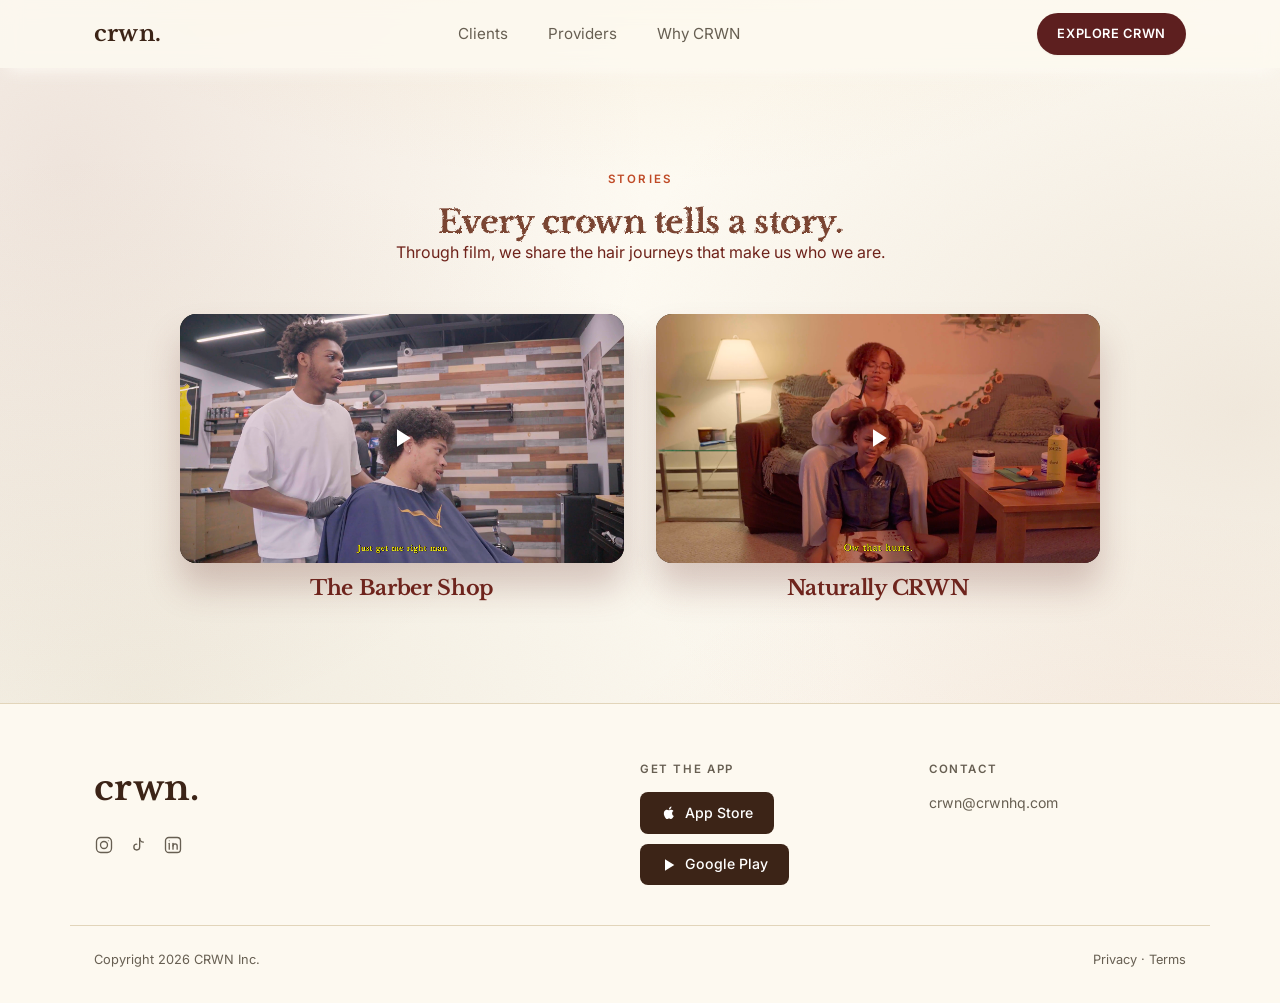
<file: stories.html>
<!DOCTYPE html>
<html lang="en">
<head>
  <meta charset="UTF-8" />
  <meta name="viewport" content="width=device-width, initial-scale=1.0" />
  <title>CRWN — Stories</title>
  <link rel="icon" type="image/png" href="images/favicon.png" />
  <meta
    name="description"
    content="Real journeys from clients and providers building their crown, one chapter at a time."
  />
  <meta property="og:type" content="website" />
  <meta property="og:url" content="https://crwnhq.com/stories" />
  <meta property="og:title" content="CRWN — Stories" />
  <meta property="og:description" content="Real journeys from clients and providers building their crown, one chapter at a time." />
  <meta property="og:image" content="https://crwnhq.com/images/og-image.jpg" />
  <meta property="og:image:width" content="1200" />
  <meta property="og:image:height" content="630" />
  <meta name="twitter:card" content="summary_large_image" />
  <meta name="twitter:title" content="CRWN — Stories" />
  <meta name="twitter:description" content="Real journeys from clients and providers building their crown, one chapter at a time." />
  <meta name="twitter:image" content="https://crwnhq.com/images/og-image.jpg" />
  <link rel="preconnect" href="https://fonts.googleapis.com" />
  <link rel="preconnect" href="https://fonts.gstatic.com" crossorigin />
  <link
    href="https://fonts.googleapis.com/css2?family=Libre+Baskerville:ital,wght@0,400;0,700;1,400&family=Inter:wght@400;500;600&family=Figtree:wght@500&display=swap"
    rel="stylesheet"
  />
  <link rel="stylesheet" href="styles.css" />
</head>
<body>
  <div class="app-banner" id="appBanner" hidden>
    <div class="app-banner__inner">
      <span class="app-banner__text">Download the CRWN app for iOS</span>
      <a href="#" class="app-banner__cta" id="appBannerLink">Download</a>
      <button type="button" class="app-banner__close" id="appBannerClose" aria-label="Dismiss">&times;</button>
    </div>
  </div>

  <div class="bg-glow" aria-hidden="true"></div>

  <!-- Rough-edge filter for headlines: warps the glyph outlines themselves
       (not a texture drawn over them) for a hand-stamped look. -->
  <svg width="0" height="0" style="position: absolute" aria-hidden="true">
    <defs>
      <filter id="rough-edge" x="-20%" y="-40%" width="140%" height="180%">
        <feTurbulence type="fractalNoise" baseFrequency="0.3333333432674408 0.3333333432674408" numOctaves="3" seed="2028" result="noise" />
        <feDisplacementMap in="SourceGraphic" in2="noise" scale="4.5" xChannelSelector="R" yChannelSelector="G" />
      </filter>
      <!-- Lighter version for h2 (and smaller) headings, which render at a
           smaller size than the hero h1 and get illegible at the same
           displacement strength. -->
      <filter id="rough-edge-sm" x="-20%" y="-40%" width="140%" height="180%">
        <feTurbulence type="fractalNoise" baseFrequency="0.3333333432674408 0.3333333432674408" numOctaves="3" seed="2028" result="noise" />
        <feDisplacementMap in="SourceGraphic" in2="noise" scale="2.9" xChannelSelector="R" yChannelSelector="G" />
      </filter>
      <!-- Mobile variants: headings render smaller there, so the same
           displacement strength reads as noticeably rougher/harder to
           read; use a lighter scale below the mobile breakpoint. -->
      <filter id="rough-edge-mobile" x="-20%" y="-40%" width="140%" height="180%">
        <feTurbulence type="fractalNoise" baseFrequency="0.3333333432674408 0.3333333432674408" numOctaves="3" seed="2028" result="noise" />
        <feDisplacementMap in="SourceGraphic" in2="noise" scale="2.2" xChannelSelector="R" yChannelSelector="G" />
      </filter>
      <filter id="rough-edge-sm-mobile" x="-20%" y="-40%" width="140%" height="180%">
        <feTurbulence type="fractalNoise" baseFrequency="0.3333333432674408 0.3333333432674408" numOctaves="3" seed="2028" result="noise" />
        <feDisplacementMap in="SourceGraphic" in2="noise" scale="1.4" xChannelSelector="R" yChannelSelector="G" />
      </filter>
    </defs>
  </svg>

  <!-- ===== Header ===== -->
  <header class="site-header">
    <div class="container header__inner">
      <a href="/" class="logo">crwn<span>.</span></a>

      <nav class="nav" aria-label="Primary">
        <a href="/#clients">Clients</a>
        <a href="/#providers">Providers</a>
        <a href="/#why">Why CRWN</a>
      </nav>

      <div class="header__actions">
        <a href="/app" class="btn btn--maroon">Explore CRWN</a>
      </div>

      <button class="nav-toggle" aria-label="Toggle menu" aria-expanded="false">
        <span></span><span></span><span></span>
      </button>
    </div>
  </header>

  <main>
    <!-- ===== Stories ===== -->
    <section class="section stories">
      <div class="container">
        <div class="reveal" style="text-align: center; margin-bottom: 3rem;">
          <p class="eyebrow">Stories</p>
          <h2>Every crown tells a story.</h2>
          <p class="stories__sub">Through film, we share the hair journeys that make us who we are.</p>
        </div>

        <div class="stories__grid">
          <div class="story-card reveal">
            <div class="story-card__media">
              <button
                type="button"
                class="story-card__play"
                data-video-id="0YHKHJdSimI"
                aria-label="Play: The Barber Shop"
              >
                <img
                  class="story-card__thumb"
                  src="images/tumbnail2.png"
                  alt=""
                  loading="lazy"
                />
                <span class="story-card__icon" aria-hidden="true">
                  <svg viewBox="0 0 24 24" fill="currentColor"><path d="M8 5v14l11-7z"/></svg>
                </span>
              </button>
            </div>
            <h3 class="story-card__title">The Barber Shop</h3>
          </div>

          <div class="story-card reveal">
            <div class="story-card__media">
              <button
                type="button"
                class="story-card__play"
                data-video-id="PW5n0Soj-gw"
                aria-label="Play: Naturally CRWN"
              >
                <img
                  class="story-card__thumb"
                  src="images/tumbnail1.png"
                  alt=""
                  loading="lazy"
                />
                <span class="story-card__icon" aria-hidden="true">
                  <svg viewBox="0 0 24 24" fill="currentColor"><path d="M8 5v14l11-7z"/></svg>
                </span>
              </button>
            </div>
            <h3 class="story-card__title">Naturally CRWN</h3>
          </div>
        </div>
      </div>
    </section>
  </main>

  <!-- ===== Footer ===== -->
  <footer class="site-footer">
    <div class="container footer__inner">
      <div class="footer__brand">
        <a href="/" class="logo logo--footer">crwn<span>.</span></a>
        <div class="footer__socials">
          <a href="https://www.instagram.com/crwn.hq" target="_blank" rel="noopener" aria-label="Instagram">
            <svg viewBox="0 0 24 24" fill="none" stroke="currentColor" stroke-width="1.6" stroke-linecap="round" stroke-linejoin="round"><rect x="3" y="3" width="18" height="18" rx="5"/><circle cx="12" cy="12" r="4.2"/><circle cx="17.2" cy="6.8" r="0.6" fill="currentColor" stroke="none"/></svg>
          </a>
          <a href="https://www.tiktok.com/@crwn.hq" target="_blank" rel="noopener" aria-label="TikTok">
            <svg viewBox="0 0 24 24" fill="none" stroke="currentColor" stroke-width="1.6" stroke-linecap="round" stroke-linejoin="round"><path d="M14 4v10.5a3.5 3.5 0 1 1-3.5-3.5"/><path d="M14 4c0 2.5 2 4.5 4.5 4.5"/></svg>
          </a>
          <a href="https://www.linkedin.com/company/crwnhq" target="_blank" rel="noopener" aria-label="LinkedIn">
            <svg viewBox="0 0 24 24" fill="none" stroke="currentColor" stroke-width="1.6" stroke-linecap="round" stroke-linejoin="round"><rect x="3" y="3" width="18" height="18" rx="4"/><circle cx="7.5" cy="6.8" r="0.6" fill="currentColor" stroke="none"/><line x1="7.5" y1="10" x2="7.5" y2="17"/><line x1="12" y1="10" x2="12" y2="17"/><path d="M12 13.2c0-1.5 1.1-2.6 2.5-2.6s2.5 1.1 2.5 2.6V17"/></svg>
          </a>
        </div>
      </div>

      <nav class="footer__col" aria-label="Get the app">
        <p class="footer__heading">Get the app</p>
        <a href="https://apps.apple.com/us/app/crwn/id6806900748" target="_blank" rel="noopener" class="store-badge">
          <svg viewBox="0 0 24 24" fill="currentColor" stroke="none"><path d="M16.7 12.4c0-2.3 1.9-3.4 2-3.5-1.1-1.6-2.8-1.8-3.4-1.8-1.4-.1-2.8.8-3.5.8-.7 0-1.8-.8-3-.8-1.5 0-3 .9-3.8 2.3-1.6 2.8-.4 7 1.2 9.3.8 1.1 1.7 2.4 2.9 2.3 1.2 0 1.6-.7 3-.7 1.4 0 1.8.7 3 .7 1.2 0 2-1.1 2.8-2.2.6-.9.9-1.4 1.3-2.3-.1 0-2.4-.9-2.5-3.6zM14.7 5.4c.6-.8 1.1-1.9 1-3-1 0-2.1.6-2.8 1.5-.6.7-1.2 1.9-1 2.9 1.1.1 2.1-.5 2.8-1.4z"/></svg>
          <span>App Store</span>
        </a>
        <a href="#" class="store-badge" data-coming-soon>
          <svg viewBox="0 0 24 24" fill="currentColor" stroke="none"><path d="M6 3.5v17l14-8.5-14-8.5z"/></svg>
          <span>Google Play</span>
        </a>
      </nav>

      <nav class="footer__col" aria-label="Contact">
        <p class="footer__heading">Contact</p>
        <a href="mailto:crwn@crwnhq.com">crwn@crwnhq.com</a>
      </nav>
    </div>

    <div class="container footer__bottom">
      <p>Copyright 2026 CRWN Inc.</p>
      <p><a href="/privacy">Privacy</a> &middot; <a href="/terms">Terms</a></p>
    </div>
  </footer>

  <div class="toast" id="toast" role="status" aria-live="polite"></div>

  <script src="main.js"></script>
</body>
</html>
</file>
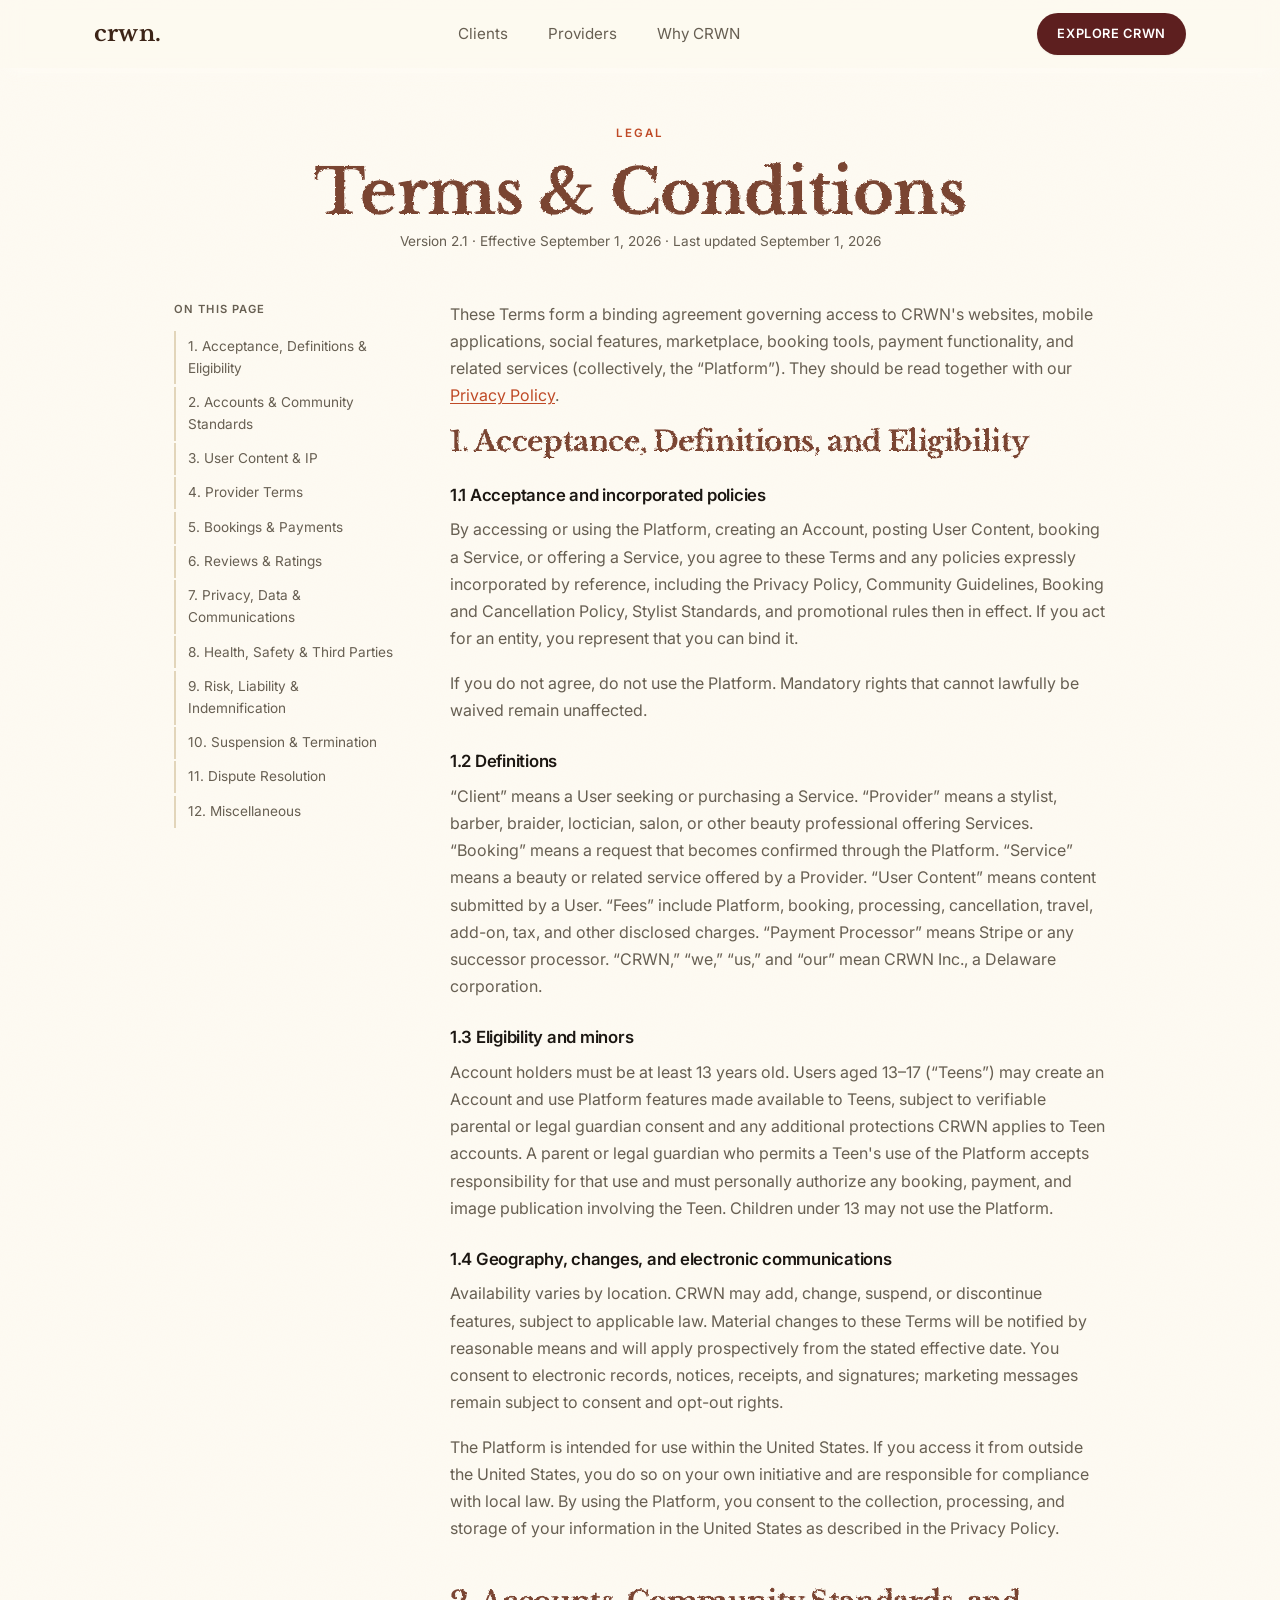
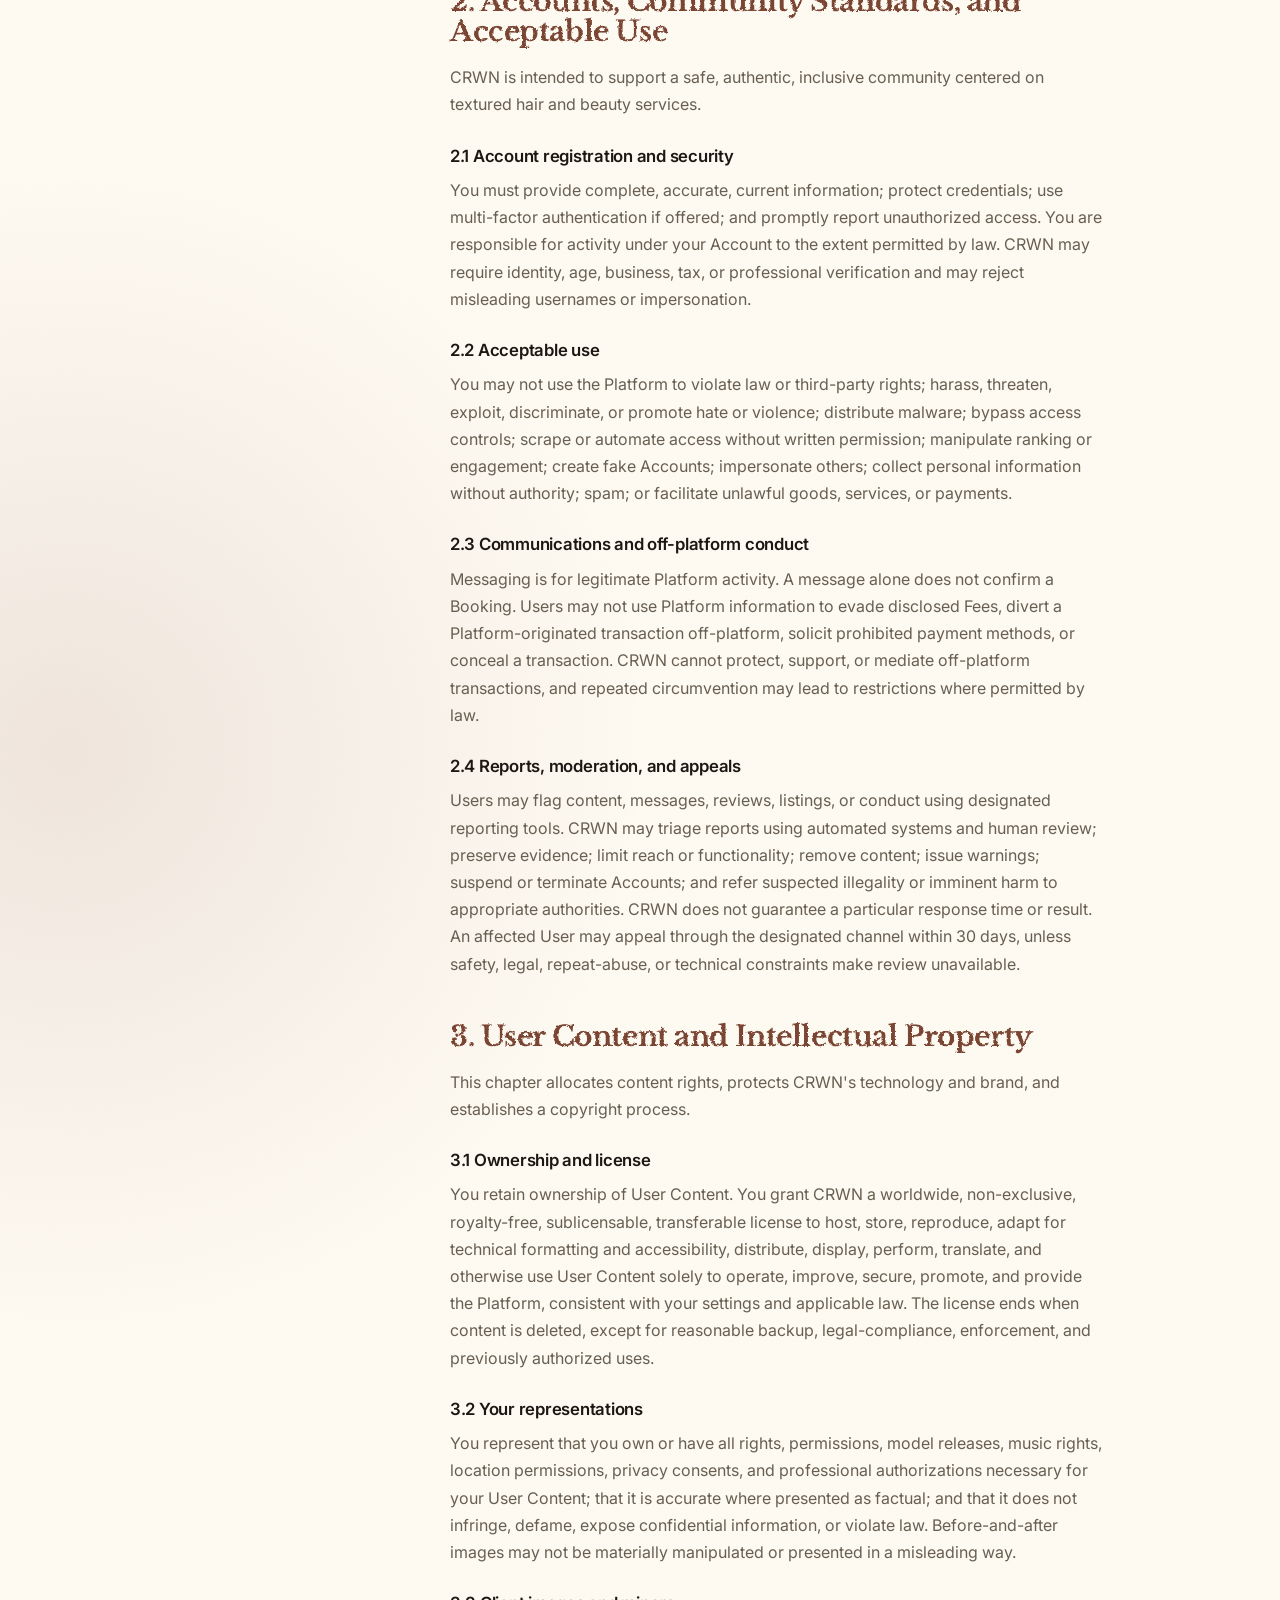
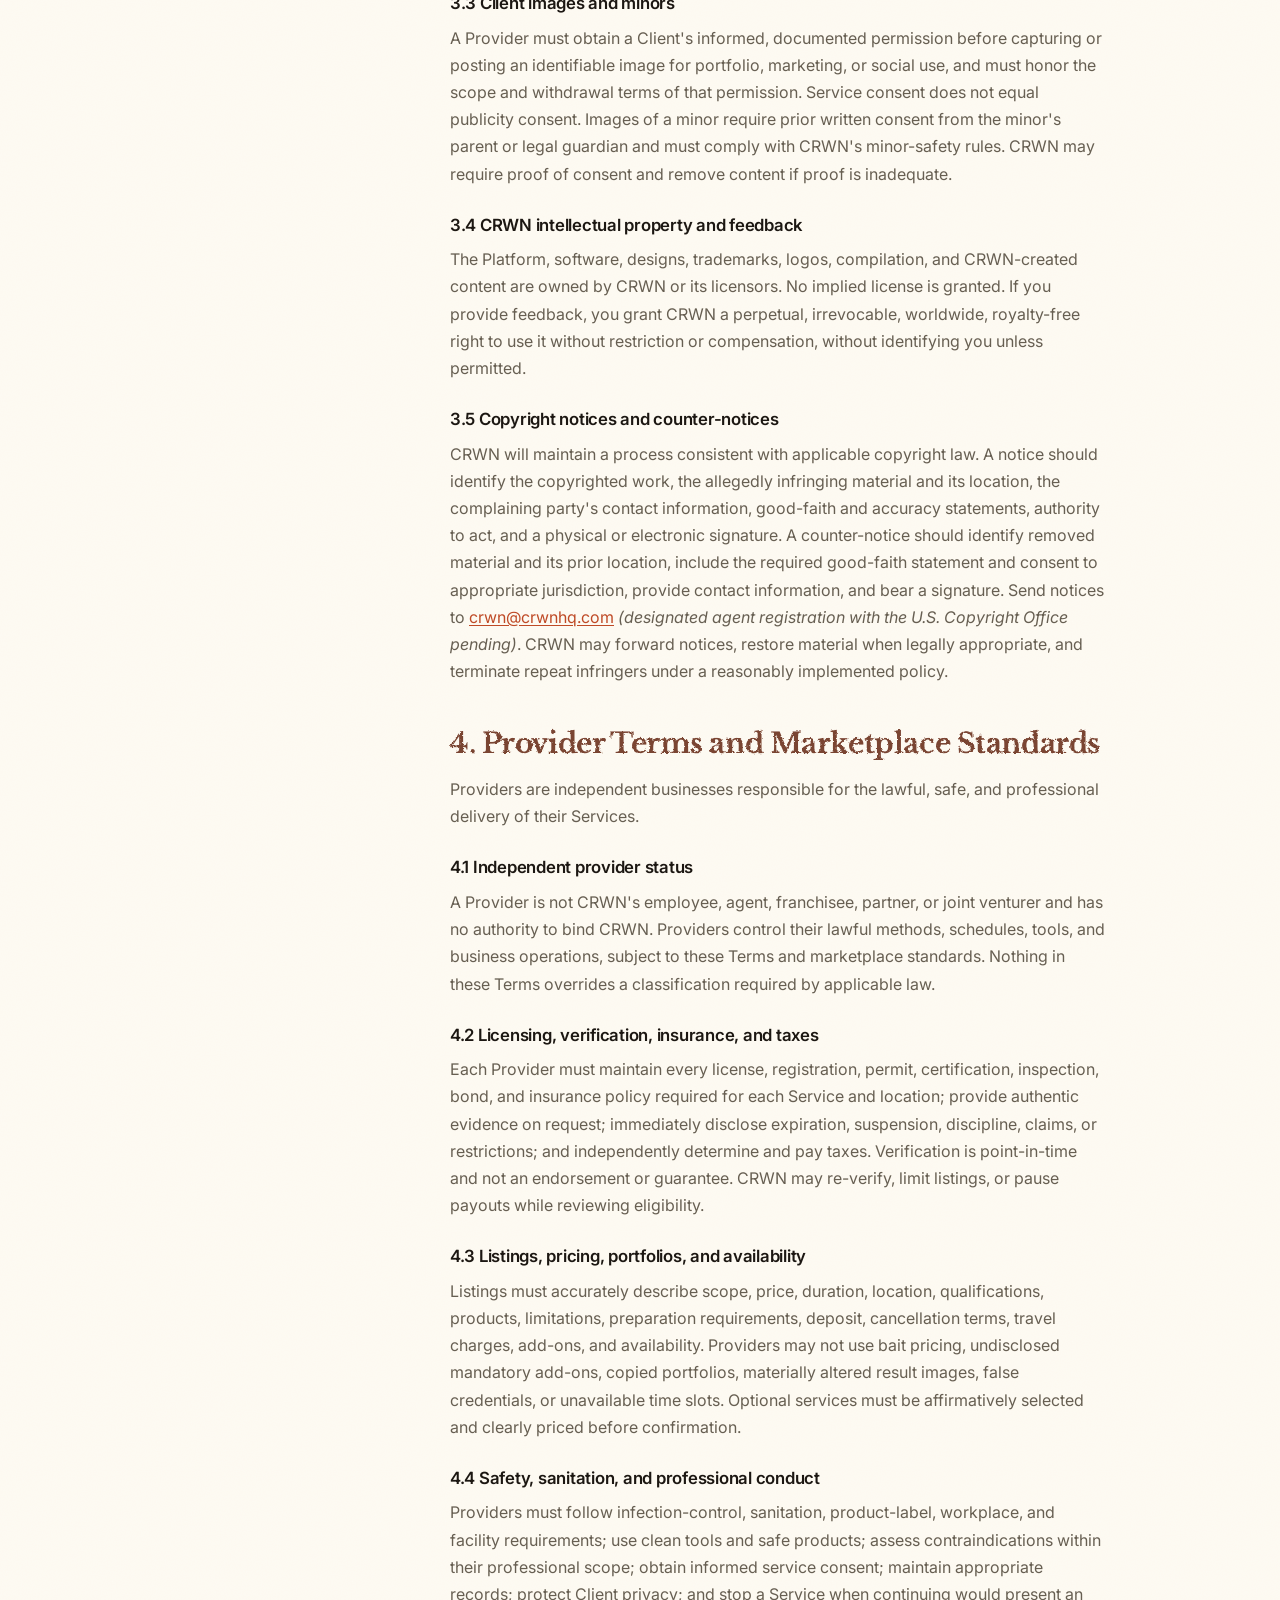
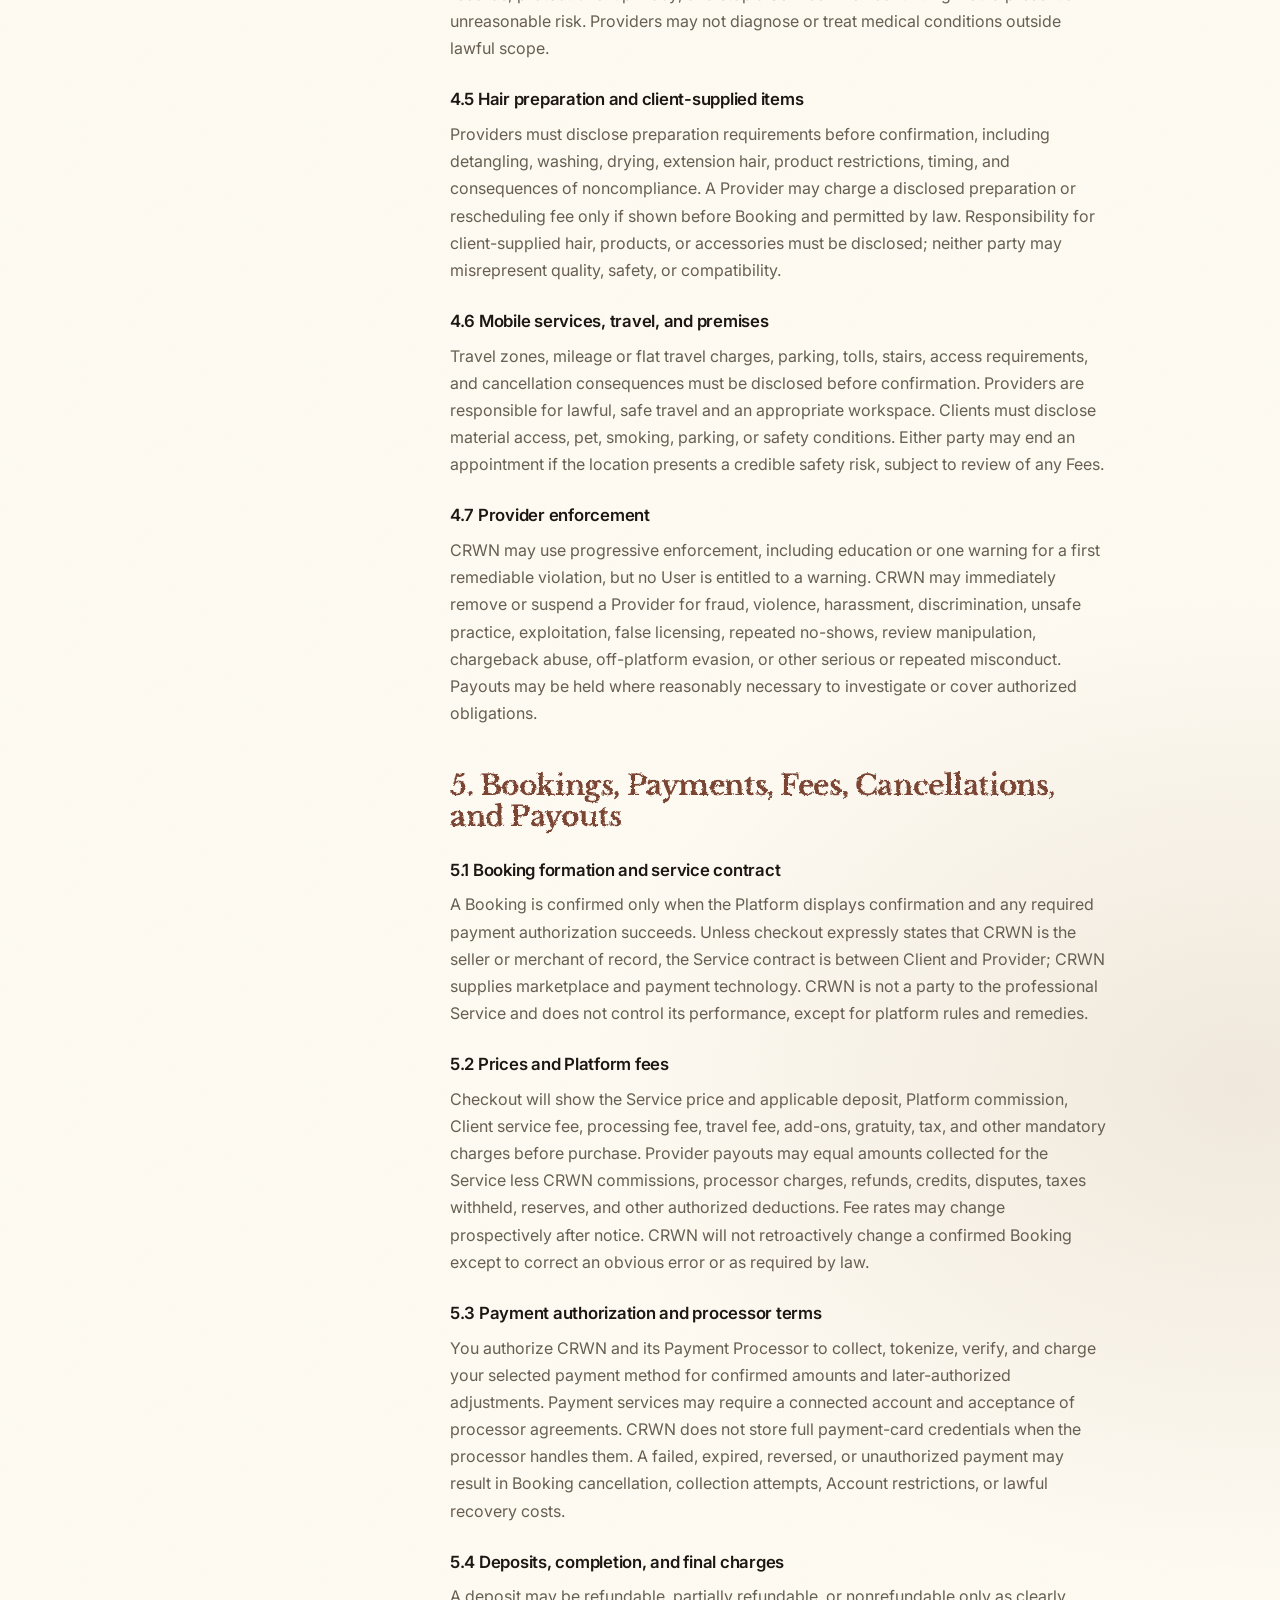
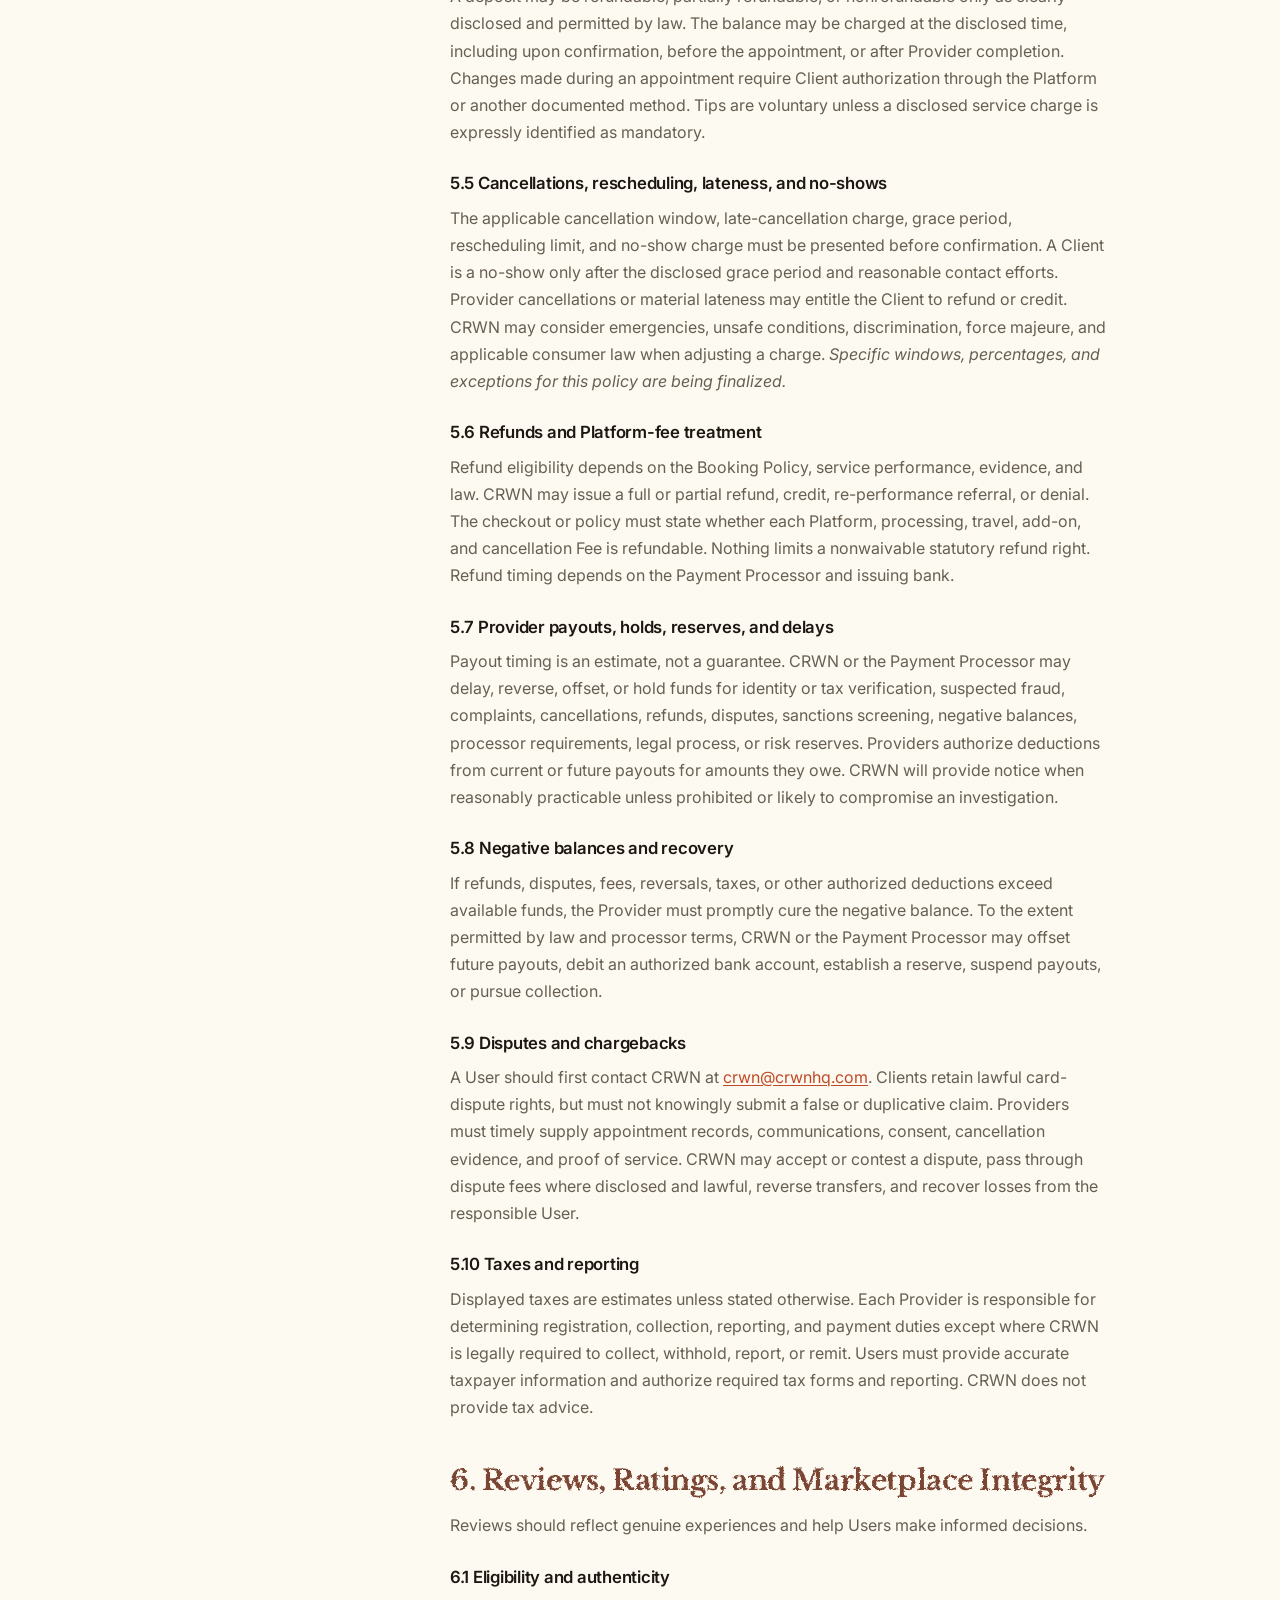
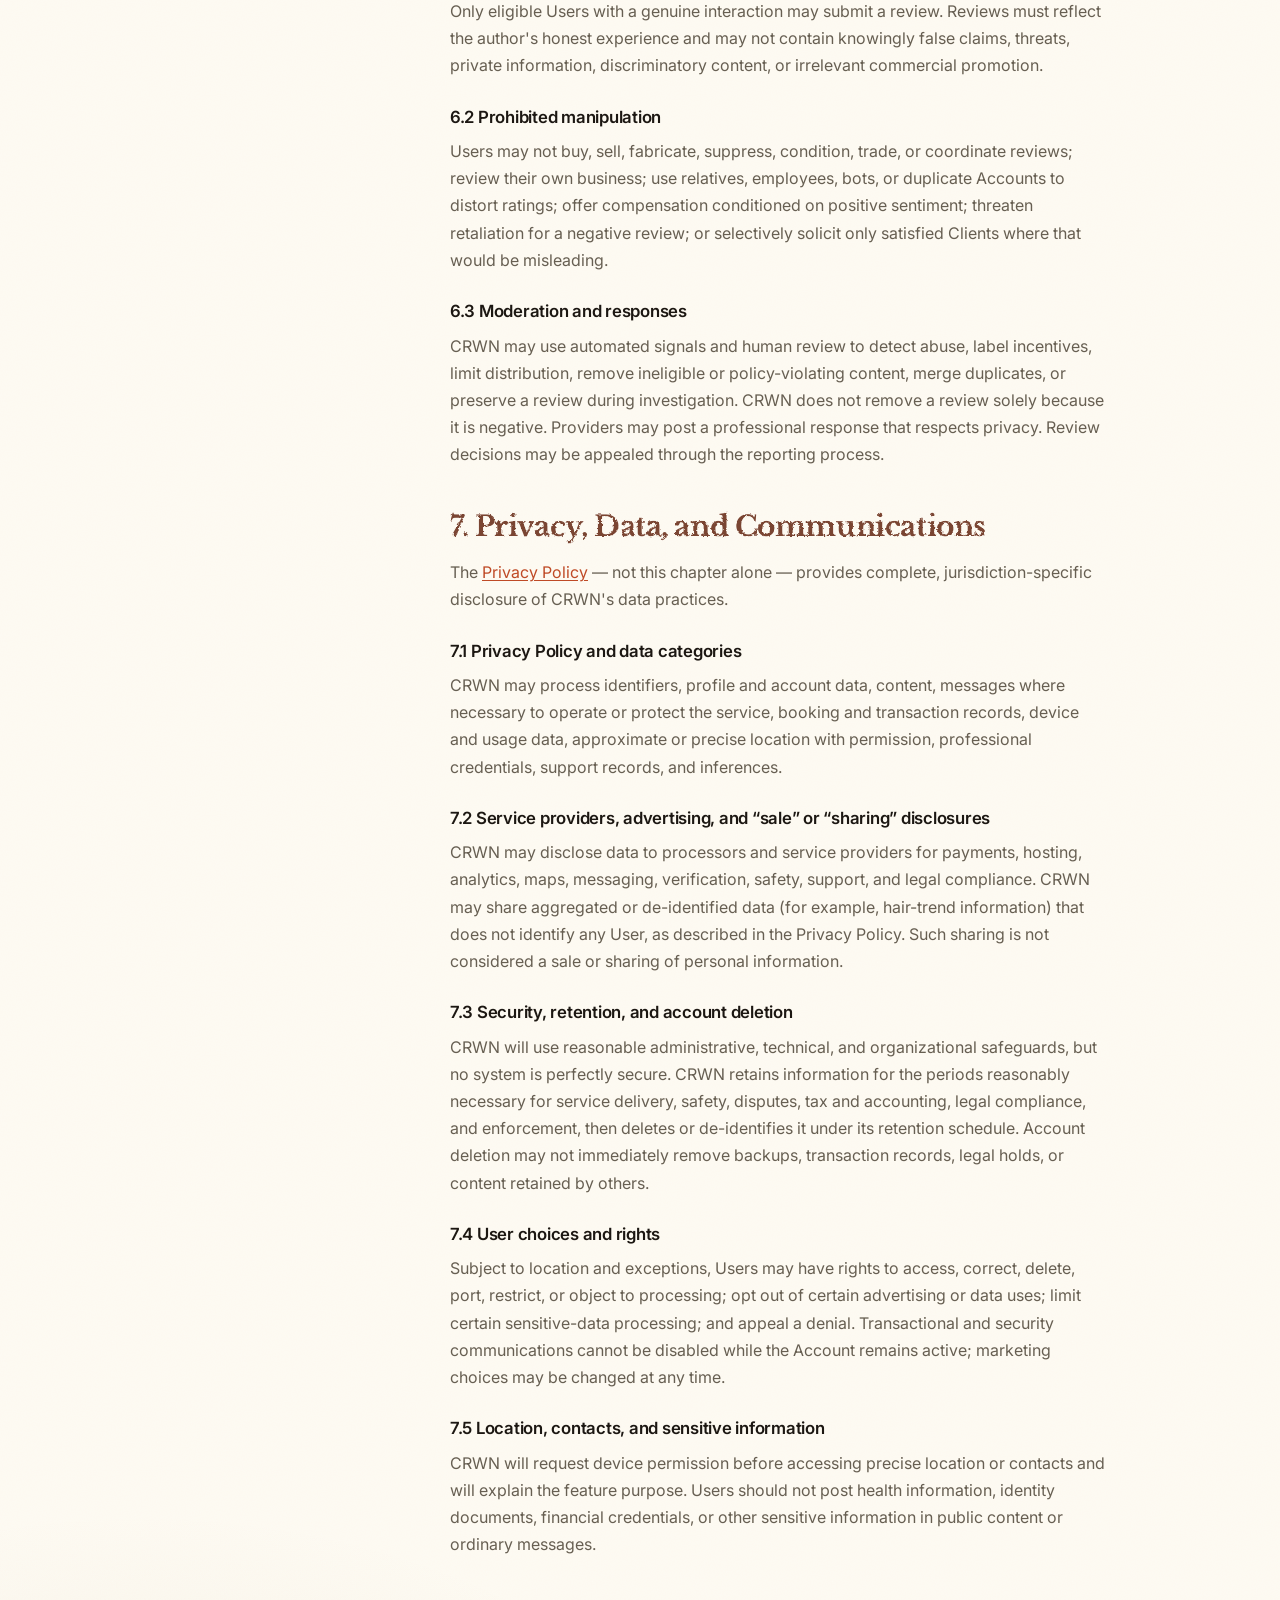
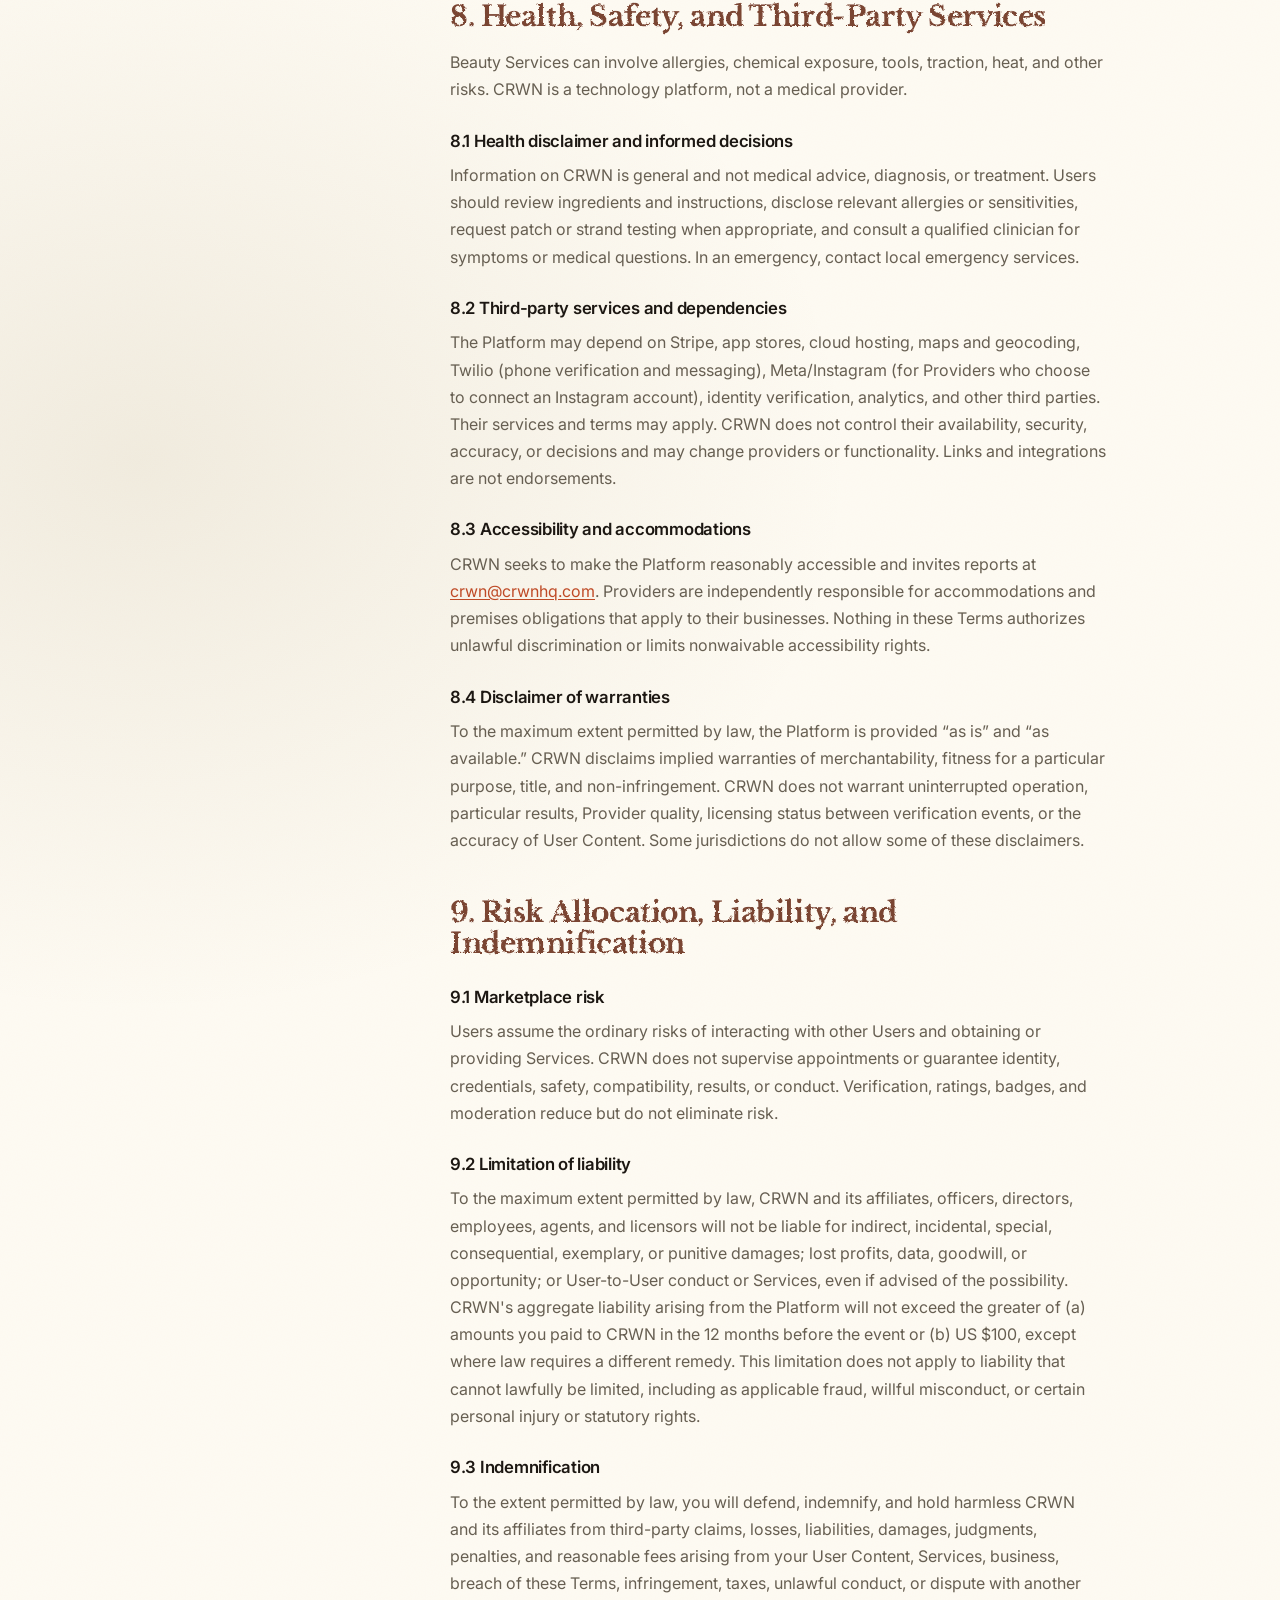
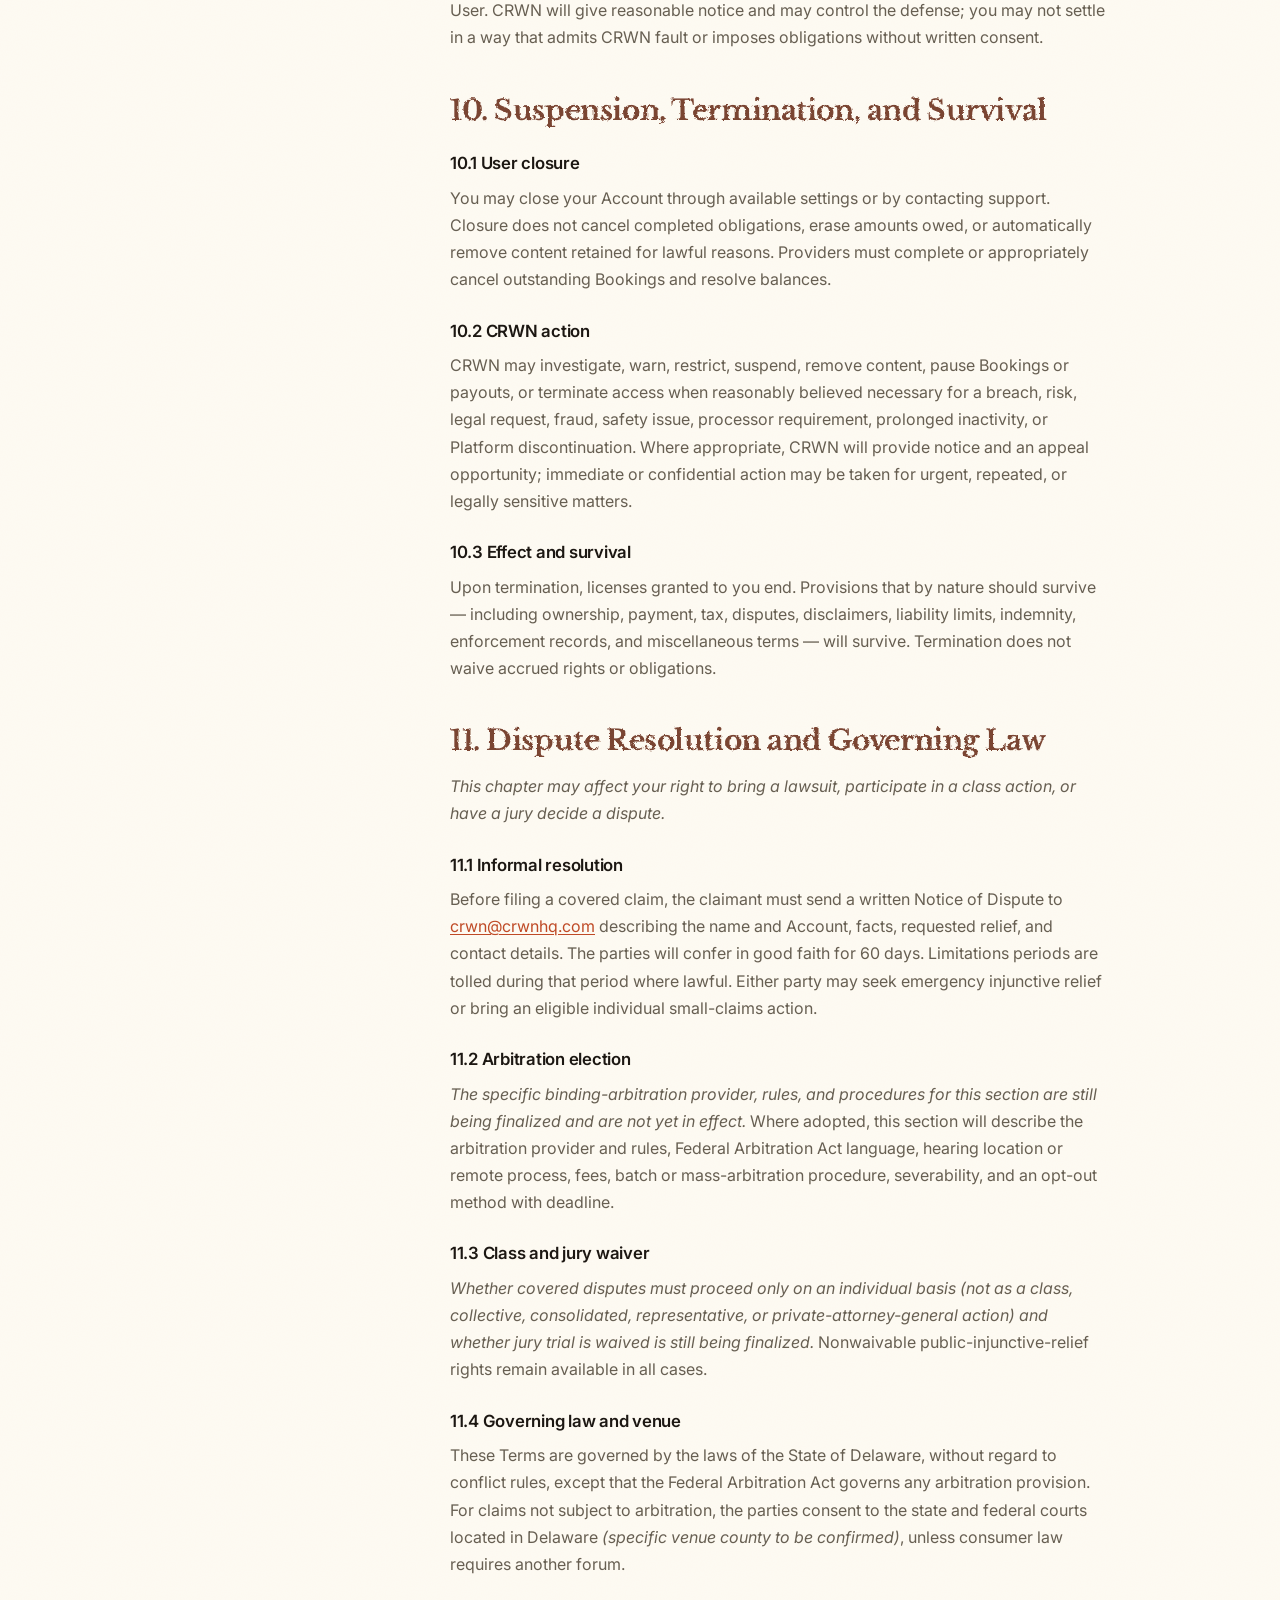
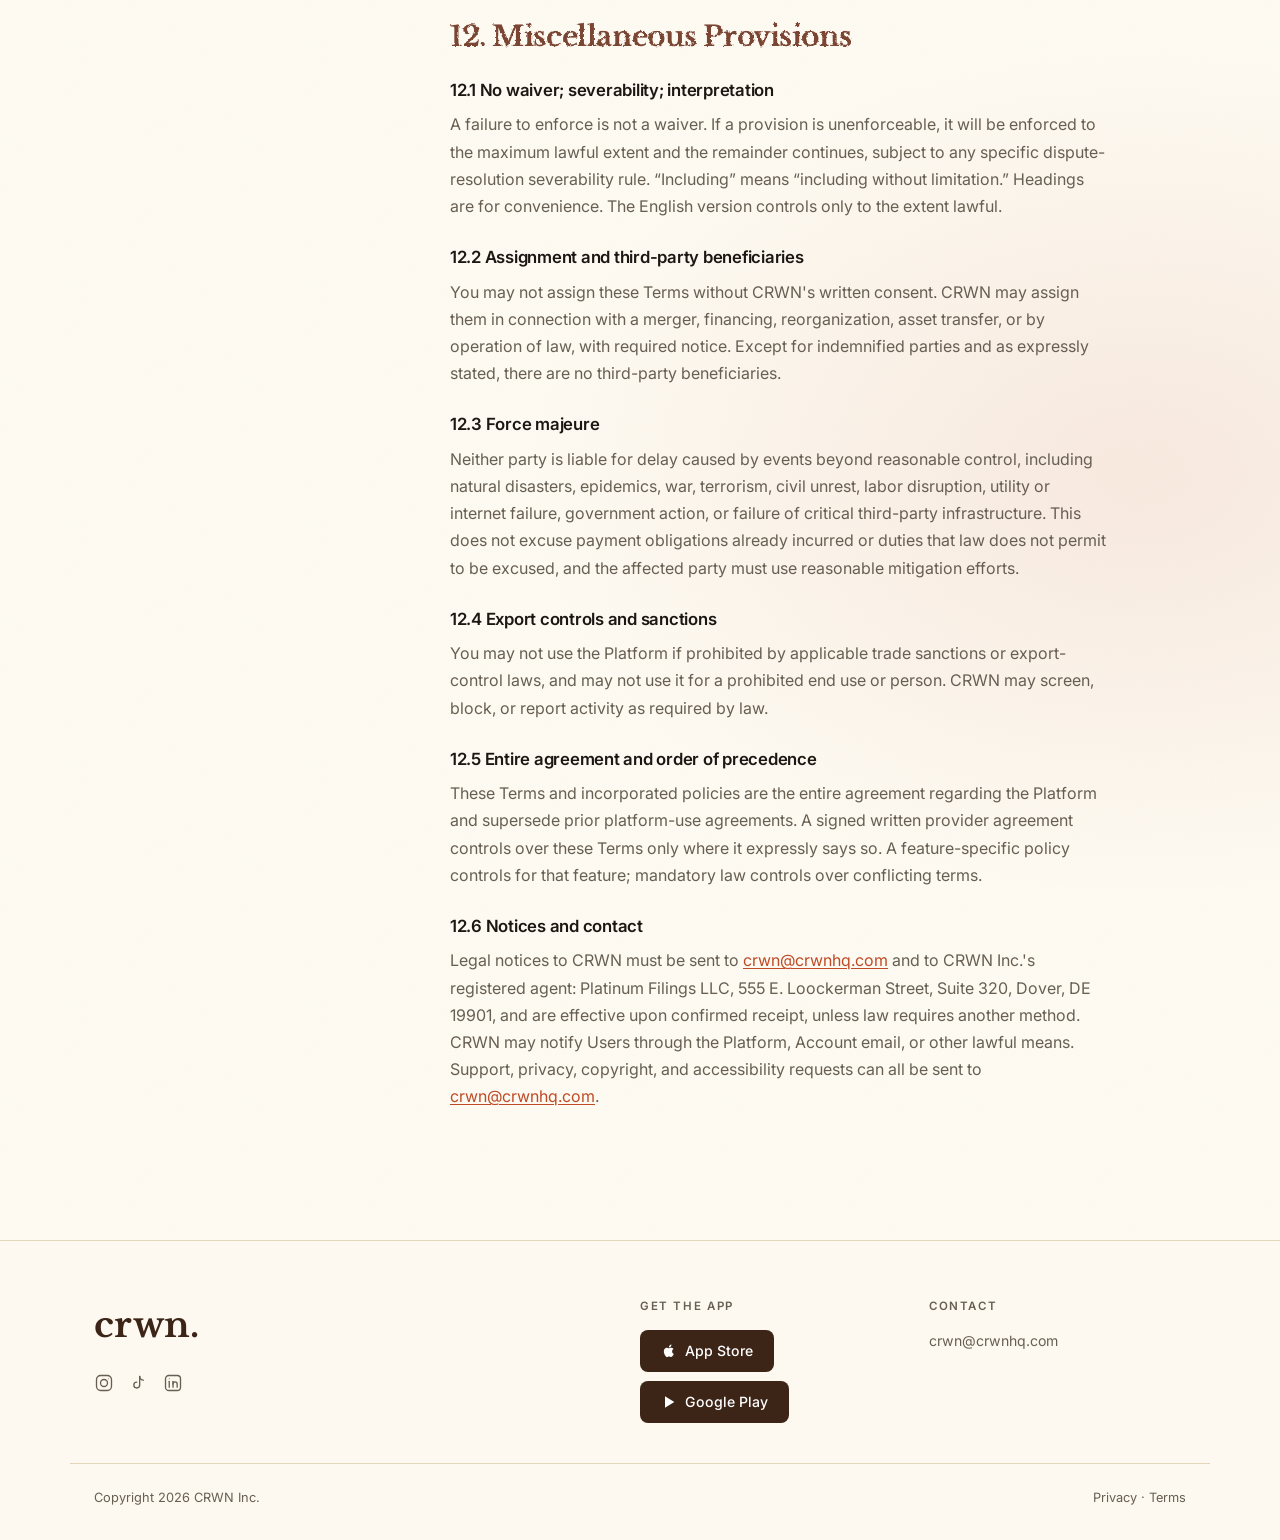
<file: terms.html>
<!DOCTYPE html>
<html lang="en">
<head>
  <meta charset="UTF-8" />
  <meta name="viewport" content="width=device-width, initial-scale=1.0" />
  <title>CRWN — Terms &amp; Conditions</title>
  <link rel="icon" type="image/png" href="images/favicon.png" />
  <meta
    name="description"
    content="The terms that govern using CRWN's websites, apps, booking tools, and marketplace."
  />
  <meta property="og:type" content="website" />
  <meta property="og:url" content="https://crwnhq.com/terms" />
  <meta property="og:title" content="CRWN — Terms &amp; Conditions" />
  <meta property="og:description" content="The terms that govern using CRWN's websites, apps, booking tools, and marketplace." />
  <meta property="og:image" content="https://crwnhq.com/images/og-image.jpg" />
  <meta property="og:image:width" content="1200" />
  <meta property="og:image:height" content="630" />
  <meta name="twitter:card" content="summary_large_image" />
  <meta name="twitter:title" content="CRWN — Terms &amp; Conditions" />
  <meta name="twitter:description" content="The terms that govern using CRWN's websites, apps, booking tools, and marketplace." />
  <meta name="twitter:image" content="https://crwnhq.com/images/og-image.jpg" />
  <link rel="preconnect" href="https://fonts.googleapis.com" />
  <link rel="preconnect" href="https://fonts.gstatic.com" crossorigin />
  <link
    href="https://fonts.googleapis.com/css2?family=Libre+Baskerville:ital,wght@0,400;0,700;1,400&family=Inter:wght@400;500;600&family=Figtree:wght@500&display=swap"
    rel="stylesheet"
  />
  <link rel="stylesheet" href="styles.css" />
</head>
<body>
  <div class="app-banner" id="appBanner" hidden>
    <div class="app-banner__inner">
      <span class="app-banner__text">Download the CRWN app for iOS</span>
      <a href="#" class="app-banner__cta" id="appBannerLink">Download</a>
      <button type="button" class="app-banner__close" id="appBannerClose" aria-label="Dismiss">&times;</button>
    </div>
  </div>

  <div class="bg-glow" aria-hidden="true"></div>

  <!-- Rough-edge filter for headlines: warps the glyph outlines themselves
       (not a texture drawn over them) for a hand-stamped look. -->
  <svg width="0" height="0" style="position: absolute" aria-hidden="true">
    <defs>
      <filter id="rough-edge" x="-20%" y="-40%" width="140%" height="180%">
        <feTurbulence type="fractalNoise" baseFrequency="0.3333333432674408 0.3333333432674408" numOctaves="3" seed="2028" result="noise" />
        <feDisplacementMap in="SourceGraphic" in2="noise" scale="4.5" xChannelSelector="R" yChannelSelector="G" />
      </filter>
      <filter id="rough-edge-sm" x="-20%" y="-40%" width="140%" height="180%">
        <feTurbulence type="fractalNoise" baseFrequency="0.3333333432674408 0.3333333432674408" numOctaves="3" seed="2028" result="noise" />
        <feDisplacementMap in="SourceGraphic" in2="noise" scale="2.9" xChannelSelector="R" yChannelSelector="G" />
      </filter>
      <filter id="rough-edge-mobile" x="-20%" y="-40%" width="140%" height="180%">
        <feTurbulence type="fractalNoise" baseFrequency="0.3333333432674408 0.3333333432674408" numOctaves="3" seed="2028" result="noise" />
        <feDisplacementMap in="SourceGraphic" in2="noise" scale="2.2" xChannelSelector="R" yChannelSelector="G" />
      </filter>
      <filter id="rough-edge-sm-mobile" x="-20%" y="-40%" width="140%" height="180%">
        <feTurbulence type="fractalNoise" baseFrequency="0.3333333432674408 0.3333333432674408" numOctaves="3" seed="2028" result="noise" />
        <feDisplacementMap in="SourceGraphic" in2="noise" scale="1.4" xChannelSelector="R" yChannelSelector="G" />
      </filter>
    </defs>
  </svg>

  <!-- ===== Header ===== -->
  <header class="site-header">
    <div class="container header__inner">
      <a href="/" class="logo">crwn<span>.</span></a>

      <nav class="nav" aria-label="Primary">
        <a href="/#clients">Clients</a>
        <a href="/#providers">Providers</a>
        <a href="/#why">Why CRWN</a>
      </nav>

      <div class="header__actions">
        <a href="/app" class="btn btn--maroon">Explore CRWN</a>
      </div>

      <button class="nav-toggle" aria-label="Toggle menu" aria-expanded="false">
        <span></span><span></span><span></span>
      </button>
    </div>
  </header>

  <main>
    <!-- ===== Legal: Terms & Conditions ===== -->
    <section class="section legal">
      <div class="container legal__head reveal">
        <p class="eyebrow">Legal</p>
        <h1>Terms &amp; Conditions</h1>
        <p class="legal__meta">Version 2.1 &middot; Effective September 1, 2026 &middot; Last updated September 1, 2026</p>
      </div>

      <div class="container legal__body">
        <nav class="legal__toc" aria-label="Terms &amp; Conditions chapters">
          <p class="legal__toc-heading">On this page</p>
          <a href="#acceptance">1. Acceptance, Definitions &amp; Eligibility</a>
          <a href="#accounts">2. Accounts &amp; Community Standards</a>
          <a href="#content-ip">3. User Content &amp; IP</a>
          <a href="#provider-terms">4. Provider Terms</a>
          <a href="#bookings-payments">5. Bookings &amp; Payments</a>
          <a href="#reviews">6. Reviews &amp; Ratings</a>
          <a href="#privacy-data">7. Privacy, Data &amp; Communications</a>
          <a href="#health-safety">8. Health, Safety &amp; Third Parties</a>
          <a href="#liability">9. Risk, Liability &amp; Indemnification</a>
          <a href="#termination">10. Suspension &amp; Termination</a>
          <a href="#disputes">11. Dispute Resolution</a>
          <a href="#misc">12. Miscellaneous</a>
        </nav>

        <article class="legal__content">
          <p>
            These Terms form a binding agreement governing access to CRWN's websites, mobile
            applications, social features, marketplace, booking tools, payment functionality,
            and related services (collectively, the &ldquo;Platform&rdquo;). They should be read
            together with our <a href="/privacy">Privacy Policy</a>.
          </p>

          <h2 id="acceptance">1. Acceptance, Definitions, and Eligibility</h2>

          <h3>1.1 Acceptance and incorporated policies</h3>
          <p>
            By accessing or using the Platform, creating an Account, posting User Content,
            booking a Service, or offering a Service, you agree to these Terms and any policies
            expressly incorporated by reference, including the Privacy Policy, Community
            Guidelines, Booking and Cancellation Policy, Stylist Standards, and promotional rules
            then in effect. If you act for an entity, you represent that you can bind it.
          </p>
          <p>
            If you do not agree, do not use the Platform. Mandatory rights that cannot lawfully
            be waived remain unaffected.
          </p>

          <h3>1.2 Definitions</h3>
          <p>
            &ldquo;Client&rdquo; means a User seeking or purchasing a Service. &ldquo;Provider&rdquo;
            means a stylist, barber, braider, loctician, salon, or other beauty professional
            offering Services. &ldquo;Booking&rdquo; means a request that becomes confirmed
            through the Platform. &ldquo;Service&rdquo; means a beauty or related service offered
            by a Provider. &ldquo;User Content&rdquo; means content submitted by a User.
            &ldquo;Fees&rdquo; include Platform, booking, processing, cancellation, travel,
            add-on, tax, and other disclosed charges. &ldquo;Payment Processor&rdquo; means
            Stripe or any successor processor. &ldquo;CRWN,&rdquo; &ldquo;we,&rdquo;
            &ldquo;us,&rdquo; and &ldquo;our&rdquo; mean CRWN Inc., a Delaware corporation.
          </p>

          <h3>1.3 Eligibility and minors</h3>
          <p>
            Account holders must be at least 13 years old. Users aged 13&ndash;17
            (&ldquo;Teens&rdquo;) may create an Account and use Platform features made available
            to Teens, subject to verifiable parental or legal guardian consent and any additional
            protections CRWN applies to Teen accounts. A parent or legal guardian who permits a
            Teen's use of the Platform accepts responsibility for that use and must personally
            authorize any booking, payment, and image publication involving the Teen. Children
            under 13 may not use the Platform.
          </p>

          <h3>1.4 Geography, changes, and electronic communications</h3>
          <p>
            Availability varies by location. CRWN may add, change, suspend, or discontinue
            features, subject to applicable law. Material changes to these Terms will be notified
            by reasonable means and will apply prospectively from the stated effective date. You
            consent to electronic records, notices, receipts, and signatures; marketing messages
            remain subject to consent and opt-out rights.
          </p>
          <p>
            The Platform is intended for use within the United States. If you access it from
            outside the United States, you do so on your own initiative and are responsible for
            compliance with local law. By using the Platform, you consent to the collection,
            processing, and storage of your information in the United States as described in the
            Privacy Policy.
          </p>

          <h2 id="accounts">2. Accounts, Community Standards, and Acceptable Use</h2>
          <p>
            CRWN is intended to support a safe, authentic, inclusive community centered on
            textured hair and beauty services.
          </p>

          <h3>2.1 Account registration and security</h3>
          <p>
            You must provide complete, accurate, current information; protect credentials; use
            multi-factor authentication if offered; and promptly report unauthorized access. You
            are responsible for activity under your Account to the extent permitted by law. CRWN
            may require identity, age, business, tax, or professional verification and may reject
            misleading usernames or impersonation.
          </p>

          <h3>2.2 Acceptable use</h3>
          <p>
            You may not use the Platform to violate law or third-party rights; harass, threaten,
            exploit, discriminate, or promote hate or violence; distribute malware; bypass access
            controls; scrape or automate access without written permission; manipulate ranking or
            engagement; create fake Accounts; impersonate others; collect personal information
            without authority; spam; or facilitate unlawful goods, services, or payments.
          </p>

          <h3>2.3 Communications and off-platform conduct</h3>
          <p>
            Messaging is for legitimate Platform activity. A message alone does not confirm a
            Booking. Users may not use Platform information to evade disclosed Fees, divert a
            Platform-originated transaction off-platform, solicit prohibited payment methods, or
            conceal a transaction. CRWN cannot protect, support, or mediate off-platform
            transactions, and repeated circumvention may lead to restrictions where permitted by
            law.
          </p>

          <h3>2.4 Reports, moderation, and appeals</h3>
          <p>
            Users may flag content, messages, reviews, listings, or conduct using designated
            reporting tools. CRWN may triage reports using automated systems and human review;
            preserve evidence; limit reach or functionality; remove content; issue warnings;
            suspend or terminate Accounts; and refer suspected illegality or imminent harm to
            appropriate authorities. CRWN does not guarantee a particular response time or
            result. An affected User may appeal through the designated channel within 30 days,
            unless safety, legal, repeat-abuse, or technical constraints make review unavailable.
          </p>

          <h2 id="content-ip">3. User Content and Intellectual Property</h2>
          <p>
            This chapter allocates content rights, protects CRWN's technology and brand, and
            establishes a copyright process.
          </p>

          <h3>3.1 Ownership and license</h3>
          <p>
            You retain ownership of User Content. You grant CRWN a worldwide, non-exclusive,
            royalty-free, sublicensable, transferable license to host, store, reproduce, adapt
            for technical formatting and accessibility, distribute, display, perform, translate,
            and otherwise use User Content solely to operate, improve, secure, promote, and
            provide the Platform, consistent with your settings and applicable law. The license
            ends when content is deleted, except for reasonable backup, legal-compliance,
            enforcement, and previously authorized uses.
          </p>

          <h3>3.2 Your representations</h3>
          <p>
            You represent that you own or have all rights, permissions, model releases, music
            rights, location permissions, privacy consents, and professional authorizations
            necessary for your User Content; that it is accurate where presented as factual; and
            that it does not infringe, defame, expose confidential information, or violate law.
            Before-and-after images may not be materially manipulated or presented in a
            misleading way.
          </p>

          <h3>3.3 Client images and minors</h3>
          <p>
            A Provider must obtain a Client's informed, documented permission before capturing or
            posting an identifiable image for portfolio, marketing, or social use, and must honor
            the scope and withdrawal terms of that permission. Service consent does not equal
            publicity consent. Images of a minor require prior written consent from the minor's
            parent or legal guardian and must comply with CRWN's minor-safety rules. CRWN may
            require proof of consent and remove content if proof is inadequate.
          </p>

          <h3>3.4 CRWN intellectual property and feedback</h3>
          <p>
            The Platform, software, designs, trademarks, logos, compilation, and CRWN-created
            content are owned by CRWN or its licensors. No implied license is granted. If you
            provide feedback, you grant CRWN a perpetual, irrevocable, worldwide, royalty-free
            right to use it without restriction or compensation, without identifying you unless
            permitted.
          </p>

          <h3>3.5 Copyright notices and counter-notices</h3>
          <p>
            CRWN will maintain a process consistent with applicable copyright law. A notice
            should identify the copyrighted work, the allegedly infringing material and its
            location, the complaining party's contact information, good-faith and accuracy
            statements, authority to act, and a physical or electronic signature. A
            counter-notice should identify removed material and its prior location, include the
            required good-faith statement and consent to appropriate jurisdiction, provide
            contact information, and bear a signature. Send notices to
            <a href="mailto:crwn@crwnhq.com">crwn@crwnhq.com</a>
            <em>(designated agent registration with the U.S. Copyright Office pending)</em>.
            CRWN may forward notices, restore material when legally appropriate, and terminate
            repeat infringers under a reasonably implemented policy.
          </p>

          <h2 id="provider-terms">4. Provider Terms and Marketplace Standards</h2>
          <p>
            Providers are independent businesses responsible for the lawful, safe, and
            professional delivery of their Services.
          </p>

          <h3>4.1 Independent provider status</h3>
          <p>
            A Provider is not CRWN's employee, agent, franchisee, partner, or joint venturer and
            has no authority to bind CRWN. Providers control their lawful methods, schedules,
            tools, and business operations, subject to these Terms and marketplace standards.
            Nothing in these Terms overrides a classification required by applicable law.
          </p>

          <h3>4.2 Licensing, verification, insurance, and taxes</h3>
          <p>
            Each Provider must maintain every license, registration, permit, certification,
            inspection, bond, and insurance policy required for each Service and location;
            provide authentic evidence on request; immediately disclose expiration, suspension,
            discipline, claims, or restrictions; and independently determine and pay taxes.
            Verification is point-in-time and not an endorsement or guarantee. CRWN may
            re-verify, limit listings, or pause payouts while reviewing eligibility.
          </p>

          <h3>4.3 Listings, pricing, portfolios, and availability</h3>
          <p>
            Listings must accurately describe scope, price, duration, location, qualifications,
            products, limitations, preparation requirements, deposit, cancellation terms, travel
            charges, add-ons, and availability. Providers may not use bait pricing, undisclosed
            mandatory add-ons, copied portfolios, materially altered result images, false
            credentials, or unavailable time slots. Optional services must be affirmatively
            selected and clearly priced before confirmation.
          </p>

          <h3>4.4 Safety, sanitation, and professional conduct</h3>
          <p>
            Providers must follow infection-control, sanitation, product-label, workplace, and
            facility requirements; use clean tools and safe products; assess contraindications
            within their professional scope; obtain informed service consent; maintain
            appropriate records; protect Client privacy; and stop a Service when continuing would
            present an unreasonable risk. Providers may not diagnose or treat medical conditions
            outside lawful scope.
          </p>

          <h3>4.5 Hair preparation and client-supplied items</h3>
          <p>
            Providers must disclose preparation requirements before confirmation, including
            detangling, washing, drying, extension hair, product restrictions, timing, and
            consequences of noncompliance. A Provider may charge a disclosed preparation or
            rescheduling fee only if shown before Booking and permitted by law. Responsibility
            for client-supplied hair, products, or accessories must be disclosed; neither party
            may misrepresent quality, safety, or compatibility.
          </p>

          <h3>4.6 Mobile services, travel, and premises</h3>
          <p>
            Travel zones, mileage or flat travel charges, parking, tolls, stairs, access
            requirements, and cancellation consequences must be disclosed before confirmation.
            Providers are responsible for lawful, safe travel and an appropriate workspace.
            Clients must disclose material access, pet, smoking, parking, or safety conditions.
            Either party may end an appointment if the location presents a credible safety risk,
            subject to review of any Fees.
          </p>

          <h3>4.7 Provider enforcement</h3>
          <p>
            CRWN may use progressive enforcement, including education or one warning for a first
            remediable violation, but no User is entitled to a warning. CRWN may immediately
            remove or suspend a Provider for fraud, violence, harassment, discrimination, unsafe
            practice, exploitation, false licensing, repeated no-shows, review manipulation,
            chargeback abuse, off-platform evasion, or other serious or repeated misconduct.
            Payouts may be held where reasonably necessary to investigate or cover authorized
            obligations.
          </p>

          <h2 id="bookings-payments">5. Bookings, Payments, Fees, Cancellations, and Payouts</h2>

          <h3>5.1 Booking formation and service contract</h3>
          <p>
            A Booking is confirmed only when the Platform displays confirmation and any required
            payment authorization succeeds. Unless checkout expressly states that CRWN is the
            seller or merchant of record, the Service contract is between Client and Provider;
            CRWN supplies marketplace and payment technology. CRWN is not a party to the
            professional Service and does not control its performance, except for platform rules
            and remedies.
          </p>

          <h3>5.2 Prices and Platform fees</h3>
          <p>
            Checkout will show the Service price and applicable deposit, Platform commission,
            Client service fee, processing fee, travel fee, add-ons, gratuity, tax, and other
            mandatory charges before purchase. Provider payouts may equal amounts collected for
            the Service less CRWN commissions, processor charges, refunds, credits, disputes,
            taxes withheld, reserves, and other authorized deductions. Fee rates may change
            prospectively after notice. CRWN will not retroactively change a confirmed Booking
            except to correct an obvious error or as required by law.
          </p>

          <h3>5.3 Payment authorization and processor terms</h3>
          <p>
            You authorize CRWN and its Payment Processor to collect, tokenize, verify, and charge
            your selected payment method for confirmed amounts and later-authorized adjustments.
            Payment services may require a connected account and acceptance of processor
            agreements. CRWN does not store full payment-card credentials when the processor
            handles them. A failed, expired, reversed, or unauthorized payment may result in
            Booking cancellation, collection attempts, Account restrictions, or lawful recovery
            costs.
          </p>

          <h3>5.4 Deposits, completion, and final charges</h3>
          <p>
            A deposit may be refundable, partially refundable, or nonrefundable only as clearly
            disclosed and permitted by law. The balance may be charged at the disclosed time,
            including upon confirmation, before the appointment, or after Provider completion.
            Changes made during an appointment require Client authorization through the Platform
            or another documented method. Tips are voluntary unless a disclosed service charge is
            expressly identified as mandatory.
          </p>

          <h3>5.5 Cancellations, rescheduling, lateness, and no-shows</h3>
          <p>
            The applicable cancellation window, late-cancellation charge, grace period,
            rescheduling limit, and no-show charge must be presented before confirmation. A
            Client is a no-show only after the disclosed grace period and reasonable contact
            efforts. Provider cancellations or material lateness may entitle the Client to refund
            or credit. CRWN may consider emergencies, unsafe conditions, discrimination, force
            majeure, and applicable consumer law when adjusting a charge.
            <em>Specific windows, percentages, and exceptions for this policy are being finalized.</em>
          </p>

          <h3>5.6 Refunds and Platform-fee treatment</h3>
          <p>
            Refund eligibility depends on the Booking Policy, service performance, evidence, and
            law. CRWN may issue a full or partial refund, credit, re-performance referral, or
            denial. The checkout or policy must state whether each Platform, processing, travel,
            add-on, and cancellation Fee is refundable. Nothing limits a nonwaivable statutory
            refund right. Refund timing depends on the Payment Processor and issuing bank.
          </p>

          <h3>5.7 Provider payouts, holds, reserves, and delays</h3>
          <p>
            Payout timing is an estimate, not a guarantee. CRWN or the Payment Processor may
            delay, reverse, offset, or hold funds for identity or tax verification, suspected
            fraud, complaints, cancellations, refunds, disputes, sanctions screening, negative
            balances, processor requirements, legal process, or risk reserves. Providers
            authorize deductions from current or future payouts for amounts they owe. CRWN will
            provide notice when reasonably practicable unless prohibited or likely to compromise
            an investigation.
          </p>

          <h3>5.8 Negative balances and recovery</h3>
          <p>
            If refunds, disputes, fees, reversals, taxes, or other authorized deductions exceed
            available funds, the Provider must promptly cure the negative balance. To the extent
            permitted by law and processor terms, CRWN or the Payment Processor may offset future
            payouts, debit an authorized bank account, establish a reserve, suspend payouts, or
            pursue collection.
          </p>

          <h3>5.9 Disputes and chargebacks</h3>
          <p>
            A User should first contact CRWN at <a href="mailto:crwn@crwnhq.com">crwn@crwnhq.com</a>.
            Clients retain lawful card-dispute rights, but must not knowingly submit a false or
            duplicative claim. Providers must timely supply appointment records, communications,
            consent, cancellation evidence, and proof of service. CRWN may accept or contest a
            dispute, pass through dispute fees where disclosed and lawful, reverse transfers, and
            recover losses from the responsible User.
          </p>

          <h3>5.10 Taxes and reporting</h3>
          <p>
            Displayed taxes are estimates unless stated otherwise. Each Provider is responsible
            for determining registration, collection, reporting, and payment duties except where
            CRWN is legally required to collect, withhold, report, or remit. Users must provide
            accurate taxpayer information and authorize required tax forms and reporting. CRWN
            does not provide tax advice.
          </p>

          <h2 id="reviews">6. Reviews, Ratings, and Marketplace Integrity</h2>
          <p>Reviews should reflect genuine experiences and help Users make informed decisions.</p>

          <h3>6.1 Eligibility and authenticity</h3>
          <p>
            Only eligible Users with a genuine interaction may submit a review. Reviews must
            reflect the author's honest experience and may not contain knowingly false claims,
            threats, private information, discriminatory content, or irrelevant commercial
            promotion.
          </p>

          <h3>6.2 Prohibited manipulation</h3>
          <p>
            Users may not buy, sell, fabricate, suppress, condition, trade, or coordinate
            reviews; review their own business; use relatives, employees, bots, or duplicate
            Accounts to distort ratings; offer compensation conditioned on positive sentiment;
            threaten retaliation for a negative review; or selectively solicit only satisfied
            Clients where that would be misleading.
          </p>

          <h3>6.3 Moderation and responses</h3>
          <p>
            CRWN may use automated signals and human review to detect abuse, label incentives,
            limit distribution, remove ineligible or policy-violating content, merge duplicates,
            or preserve a review during investigation. CRWN does not remove a review solely
            because it is negative. Providers may post a professional response that respects
            privacy. Review decisions may be appealed through the reporting process.
          </p>

          <h2 id="privacy-data">7. Privacy, Data, and Communications</h2>
          <p>
            The <a href="/privacy">Privacy Policy</a> &mdash; not this chapter alone &mdash;
            provides complete, jurisdiction-specific disclosure of CRWN's data practices.
          </p>

          <h3>7.1 Privacy Policy and data categories</h3>
          <p>
            CRWN may process identifiers, profile and account data, content, messages where
            necessary to operate or protect the service, booking and transaction records, device
            and usage data, approximate or precise location with permission, professional
            credentials, support records, and inferences.
          </p>

          <h3>7.2 Service providers, advertising, and &ldquo;sale&rdquo; or &ldquo;sharing&rdquo; disclosures</h3>
          <p>
            CRWN may disclose data to processors and service providers for payments, hosting,
            analytics, maps, messaging, verification, safety, support, and legal compliance.
            CRWN may share aggregated or de-identified data (for example, hair-trend information)
            that does not identify any User, as described in the Privacy Policy. Such sharing is
            not considered a sale or sharing of personal information.
          </p>

          <h3>7.3 Security, retention, and account deletion</h3>
          <p>
            CRWN will use reasonable administrative, technical, and organizational safeguards,
            but no system is perfectly secure. CRWN retains information for the periods
            reasonably necessary for service delivery, safety, disputes, tax and accounting,
            legal compliance, and enforcement, then deletes or de-identifies it under its
            retention schedule. Account deletion may not immediately remove backups, transaction
            records, legal holds, or content retained by others.
          </p>

          <h3>7.4 User choices and rights</h3>
          <p>
            Subject to location and exceptions, Users may have rights to access, correct, delete,
            port, restrict, or object to processing; opt out of certain advertising or data uses;
            limit certain sensitive-data processing; and appeal a denial. Transactional and
            security communications cannot be disabled while the Account remains active;
            marketing choices may be changed at any time.
          </p>

          <h3>7.5 Location, contacts, and sensitive information</h3>
          <p>
            CRWN will request device permission before accessing precise location or contacts
            and will explain the feature purpose. Users should not post health information,
            identity documents, financial credentials, or other sensitive information in public
            content or ordinary messages.
          </p>

          <h2 id="health-safety">8. Health, Safety, and Third-Party Services</h2>
          <p>
            Beauty Services can involve allergies, chemical exposure, tools, traction, heat, and
            other risks. CRWN is a technology platform, not a medical provider.
          </p>

          <h3>8.1 Health disclaimer and informed decisions</h3>
          <p>
            Information on CRWN is general and not medical advice, diagnosis, or treatment. Users
            should review ingredients and instructions, disclose relevant allergies or
            sensitivities, request patch or strand testing when appropriate, and consult a
            qualified clinician for symptoms or medical questions. In an emergency, contact local
            emergency services.
          </p>

          <h3>8.2 Third-party services and dependencies</h3>
          <p>
            The Platform may depend on Stripe, app stores, cloud hosting, maps and geocoding,
            Twilio (phone verification and messaging), Meta/Instagram (for Providers who choose
            to connect an Instagram account), identity verification, analytics, and other third
            parties. Their services and terms may apply. CRWN does not control their
            availability, security, accuracy, or decisions and may change providers or
            functionality. Links and integrations are not endorsements.
          </p>

          <h3>8.3 Accessibility and accommodations</h3>
          <p>
            CRWN seeks to make the Platform reasonably accessible and invites reports at
            <a href="mailto:crwn@crwnhq.com">crwn@crwnhq.com</a>. Providers are independently
            responsible for accommodations and premises obligations that apply to their
            businesses. Nothing in these Terms authorizes unlawful discrimination or limits
            nonwaivable accessibility rights.
          </p>

          <h3>8.4 Disclaimer of warranties</h3>
          <p>
            To the maximum extent permitted by law, the Platform is provided &ldquo;as is&rdquo;
            and &ldquo;as available.&rdquo; CRWN disclaims implied warranties of
            merchantability, fitness for a particular purpose, title, and non-infringement. CRWN
            does not warrant uninterrupted operation, particular results, Provider quality,
            licensing status between verification events, or the accuracy of User Content. Some
            jurisdictions do not allow some of these disclaimers.
          </p>

          <h2 id="liability">9. Risk Allocation, Liability, and Indemnification</h2>

          <h3>9.1 Marketplace risk</h3>
          <p>
            Users assume the ordinary risks of interacting with other Users and obtaining or
            providing Services. CRWN does not supervise appointments or guarantee identity,
            credentials, safety, compatibility, results, or conduct. Verification, ratings,
            badges, and moderation reduce but do not eliminate risk.
          </p>

          <h3>9.2 Limitation of liability</h3>
          <p>
            To the maximum extent permitted by law, CRWN and its affiliates, officers,
            directors, employees, agents, and licensors will not be liable for indirect,
            incidental, special, consequential, exemplary, or punitive damages; lost profits,
            data, goodwill, or opportunity; or User-to-User conduct or Services, even if advised
            of the possibility. CRWN's aggregate liability arising from the Platform will not
            exceed the greater of (a) amounts you paid to CRWN in the 12 months before the event
            or (b) US $100, except where law requires a different remedy. This limitation does
            not apply to liability that cannot lawfully be limited, including as applicable
            fraud, willful misconduct, or certain personal injury or statutory rights.
          </p>

          <h3>9.3 Indemnification</h3>
          <p>
            To the extent permitted by law, you will defend, indemnify, and hold harmless CRWN
            and its affiliates from third-party claims, losses, liabilities, damages, judgments,
            penalties, and reasonable fees arising from your User Content, Services, business,
            breach of these Terms, infringement, taxes, unlawful conduct, or dispute with another
            User. CRWN will give reasonable notice and may control the defense; you may not
            settle in a way that admits CRWN fault or imposes obligations without written
            consent.
          </p>

          <h2 id="termination">10. Suspension, Termination, and Survival</h2>

          <h3>10.1 User closure</h3>
          <p>
            You may close your Account through available settings or by contacting support.
            Closure does not cancel completed obligations, erase amounts owed, or automatically
            remove content retained for lawful reasons. Providers must complete or appropriately
            cancel outstanding Bookings and resolve balances.
          </p>

          <h3>10.2 CRWN action</h3>
          <p>
            CRWN may investigate, warn, restrict, suspend, remove content, pause Bookings or
            payouts, or terminate access when reasonably believed necessary for a breach, risk,
            legal request, fraud, safety issue, processor requirement, prolonged inactivity, or
            Platform discontinuation. Where appropriate, CRWN will provide notice and an appeal
            opportunity; immediate or confidential action may be taken for urgent, repeated, or
            legally sensitive matters.
          </p>

          <h3>10.3 Effect and survival</h3>
          <p>
            Upon termination, licenses granted to you end. Provisions that by nature should
            survive &mdash; including ownership, payment, tax, disputes, disclaimers, liability
            limits, indemnity, enforcement records, and miscellaneous terms &mdash; will survive.
            Termination does not waive accrued rights or obligations.
          </p>

          <h2 id="disputes">11. Dispute Resolution and Governing Law</h2>
          <p>
            <em>This chapter may affect your right to bring a lawsuit, participate in a class
            action, or have a jury decide a dispute.</em>
          </p>

          <h3>11.1 Informal resolution</h3>
          <p>
            Before filing a covered claim, the claimant must send a written Notice of Dispute to
            <a href="mailto:crwn@crwnhq.com">crwn@crwnhq.com</a> describing the name and Account,
            facts, requested relief, and contact details. The parties will confer in good faith
            for 60 days. Limitations periods are tolled during that period where lawful. Either
            party may seek emergency injunctive relief or bring an eligible individual
            small-claims action.
          </p>

          <h3>11.2 Arbitration election</h3>
          <p>
            <em>The specific binding-arbitration provider, rules, and procedures for this section
            are still being finalized and are not yet in effect.</em> Where adopted, this section
            will describe the arbitration provider and rules, Federal Arbitration Act language,
            hearing location or remote process, fees, batch or mass-arbitration procedure,
            severability, and an opt-out method with deadline.
          </p>

          <h3>11.3 Class and jury waiver</h3>
          <p>
            <em>Whether covered disputes must proceed only on an individual basis (not as a
            class, collective, consolidated, representative, or private-attorney-general action)
            and whether jury trial is waived is still being finalized.</em> Nonwaivable
            public-injunctive-relief rights remain available in all cases.
          </p>

          <h3>11.4 Governing law and venue</h3>
          <p>
            These Terms are governed by the laws of the State of Delaware, without regard to
            conflict rules, except that the Federal Arbitration Act governs any arbitration
            provision. For claims not subject to arbitration, the parties consent to the state
            and federal courts located in Delaware
            <em>(specific venue county to be confirmed)</em>, unless consumer law requires
            another forum.
          </p>

          <h2 id="misc">12. Miscellaneous Provisions</h2>

          <h3>12.1 No waiver; severability; interpretation</h3>
          <p>
            A failure to enforce is not a waiver. If a provision is unenforceable, it will be
            enforced to the maximum lawful extent and the remainder continues, subject to any
            specific dispute-resolution severability rule. &ldquo;Including&rdquo; means
            &ldquo;including without limitation.&rdquo; Headings are for convenience. The English
            version controls only to the extent lawful.
          </p>

          <h3>12.2 Assignment and third-party beneficiaries</h3>
          <p>
            You may not assign these Terms without CRWN's written consent. CRWN may assign them
            in connection with a merger, financing, reorganization, asset transfer, or by
            operation of law, with required notice. Except for indemnified parties and as
            expressly stated, there are no third-party beneficiaries.
          </p>

          <h3>12.3 Force majeure</h3>
          <p>
            Neither party is liable for delay caused by events beyond reasonable control,
            including natural disasters, epidemics, war, terrorism, civil unrest, labor
            disruption, utility or internet failure, government action, or failure of critical
            third-party infrastructure. This does not excuse payment obligations already incurred
            or duties that law does not permit to be excused, and the affected party must use
            reasonable mitigation efforts.
          </p>

          <h3>12.4 Export controls and sanctions</h3>
          <p>
            You may not use the Platform if prohibited by applicable trade sanctions or
            export-control laws, and may not use it for a prohibited end use or person. CRWN may
            screen, block, or report activity as required by law.
          </p>

          <h3>12.5 Entire agreement and order of precedence</h3>
          <p>
            These Terms and incorporated policies are the entire agreement regarding the Platform
            and supersede prior platform-use agreements. A signed written provider agreement
            controls over these Terms only where it expressly says so. A feature-specific policy
            controls for that feature; mandatory law controls over conflicting terms.
          </p>

          <h3>12.6 Notices and contact</h3>
          <p>
            Legal notices to CRWN must be sent to
            <a href="mailto:crwn@crwnhq.com">crwn@crwnhq.com</a> and to CRWN Inc.'s registered
            agent: Platinum Filings LLC, 555 E. Loockerman Street, Suite 320, Dover, DE 19901,
            and are effective upon confirmed receipt, unless law requires another method. CRWN
            may notify Users through the Platform, Account email, or other lawful means. Support,
            privacy, copyright, and accessibility requests can all be sent to
            <a href="mailto:crwn@crwnhq.com">crwn@crwnhq.com</a>.
          </p>
        </article>
      </div>
    </section>
  </main>

  <!-- ===== Footer ===== -->
  <footer class="site-footer">
    <div class="container footer__inner">
      <div class="footer__brand">
        <a href="/" class="logo logo--footer">crwn<span>.</span></a>
        <div class="footer__socials">
          <a href="https://www.instagram.com/crwn.hq" target="_blank" rel="noopener" aria-label="Instagram">
            <svg viewBox="0 0 24 24" fill="none" stroke="currentColor" stroke-width="1.6" stroke-linecap="round" stroke-linejoin="round"><rect x="3" y="3" width="18" height="18" rx="5"/><circle cx="12" cy="12" r="4.2"/><circle cx="17.2" cy="6.8" r="0.6" fill="currentColor" stroke="none"/></svg>
          </a>
          <a href="https://www.tiktok.com/@crwn.hq" target="_blank" rel="noopener" aria-label="TikTok">
            <svg viewBox="0 0 24 24" fill="none" stroke="currentColor" stroke-width="1.6" stroke-linecap="round" stroke-linejoin="round"><path d="M14 4v10.5a3.5 3.5 0 1 1-3.5-3.5"/><path d="M14 4c0 2.5 2 4.5 4.5 4.5"/></svg>
          </a>
          <a href="https://www.linkedin.com/company/crwnhq" target="_blank" rel="noopener" aria-label="LinkedIn">
            <svg viewBox="0 0 24 24" fill="none" stroke="currentColor" stroke-width="1.6" stroke-linecap="round" stroke-linejoin="round"><rect x="3" y="3" width="18" height="18" rx="4"/><circle cx="7.5" cy="6.8" r="0.6" fill="currentColor" stroke="none"/><line x1="7.5" y1="10" x2="7.5" y2="17"/><line x1="12" y1="10" x2="12" y2="17"/><path d="M12 13.2c0-1.5 1.1-2.6 2.5-2.6s2.5 1.1 2.5 2.6V17"/></svg>
          </a>
        </div>
      </div>

      <nav class="footer__col" aria-label="Get the app">
        <p class="footer__heading">Get the app</p>
        <a href="https://apps.apple.com/us/app/crwn/id6806900748" target="_blank" rel="noopener" class="store-badge">
          <svg viewBox="0 0 24 24" fill="currentColor" stroke="none"><path d="M16.7 12.4c0-2.3 1.9-3.4 2-3.5-1.1-1.6-2.8-1.8-3.4-1.8-1.4-.1-2.8.8-3.5.8-.7 0-1.8-.8-3-.8-1.5 0-3 .9-3.8 2.3-1.6 2.8-.4 7 1.2 9.3.8 1.1 1.7 2.4 2.9 2.3 1.2 0 1.6-.7 3-.7 1.4 0 1.8.7 3 .7 1.2 0 2-1.1 2.8-2.2.6-.9.9-1.4 1.3-2.3-.1 0-2.4-.9-2.5-3.6zM14.7 5.4c.6-.8 1.1-1.9 1-3-1 0-2.1.6-2.8 1.5-.6.7-1.2 1.9-1 2.9 1.1.1 2.1-.5 2.8-1.4z"/></svg>
          <span>App Store</span>
        </a>
        <a href="#" class="store-badge" data-coming-soon>
          <svg viewBox="0 0 24 24" fill="currentColor" stroke="none"><path d="M6 3.5v17l14-8.5-14-8.5z"/></svg>
          <span>Google Play</span>
        </a>
      </nav>

      <nav class="footer__col" aria-label="Contact">
        <p class="footer__heading">Contact</p>
        <a href="mailto:crwn@crwnhq.com">crwn@crwnhq.com</a>
      </nav>
    </div>

    <div class="container footer__bottom">
      <p>Copyright 2026 CRWN Inc.</p>
      <p><a href="/privacy">Privacy</a> &middot; <a href="/terms">Terms</a></p>
    </div>
  </footer>

  <div class="toast" id="toast" role="status" aria-live="polite"></div>

  <script src="main.js"></script>
</body>
</html>
</file>
<file: styles.css>
/* ============================================================
   CRWN — base styles
   ============================================================ */

:root {
  --bg:        #fdf9f0;
  --bg-alt:    #f0e6d3;
  --bg-deep:   #e9dcc0;
  --ink:       #1c1712;
  --ink-soft:  #675f52;
  --line:      #e2d5ba;
  --dark:      #263123;
  --accent:    #bf4a26;
  --accent-2:  #c98a2c;
  --maroon:    #6f231b;
  --olive:     #8a7440;
  --brown-dark: #3c2417;
  --brick:      #7a4432;

  --braids: #6f2725;
  --locs:   #c06a2b;
  --silk:   #e0a021;
  --wash:   #2f4c37;
  --color:  #a07a56;

  --serif: "Libre Baskerville", Georgia, "Times New Roman", serif;
  --sans:  "Inter", -apple-system, BlinkMacSystemFont, "Segoe UI", Roboto, sans-serif;

  --maxw: 1140px;
  --pad:  24px;

  --ease: cubic-bezier(0.16, 1, 0.3, 1);

  --grain: url("data:image/svg+xml,%3Csvg xmlns='http://www.w3.org/2000/svg' width='240' height='240'%3E%3Cfilter id='n'%3E%3CfeTurbulence type='fractalNoise' baseFrequency='0.8' numOctaves='3' stitchTiles='stitch' result='t'/%3E%3CfeColorMatrix in='t' type='matrix' values='0.33 0.33 0.33 0 0  0.33 0.33 0.33 0 0  0.33 0.33 0.33 0 0  0 0 0 1 0'/%3E%3C/filter%3E%3Crect width='100%25' height='100%25' filter='url(%23n)' opacity='0.42'/%3E%3C/svg%3E");
}

* { box-sizing: border-box; margin: 0; padding: 0; }

html { scroll-behavior: smooth; }

body {
  /* Grain stays put on the body itself; the color blooms live in the
     .bg-glow layer below so they can slowly "breathe" without the grain
     appearing to move with them. */
  position: relative;
  background-color: var(--bg);
  background-image: var(--grain);
  background-repeat: repeat;
  background-blend-mode: overlay;
  color: var(--ink);
  font-family: var(--sans);
  font-size: 16px;
  line-height: 1.6;
  -webkit-font-smoothing: antialiased;
}

/* A handful of soft, low-opacity color blooms scattered down the full
   page height (not just the hero) — maroon, gold, ochre-brown, olive —
   that drift and pulse gently, like the page is breathing. This is a
   real element (not body::before) with its own overflow:hidden, so the
   animated bleed clips against itself rather than needing overflow
   hidden on body/html — which would break the sticky header. */
.bg-glow {
  position: absolute;
  inset: 0;
  z-index: -1;
  overflow: hidden;
  pointer-events: none;
}
.bg-glow::before {
  content: "";
  position: absolute;
  inset: -6%;
  background-image:
    radial-gradient(1100px 520px at 50% -6%, color-mix(in srgb, var(--accent-2) 12%, transparent), transparent 60%),
    radial-gradient(900px 900px at 10% 20%, color-mix(in srgb, var(--maroon) 10%, transparent), transparent 65%),
    radial-gradient(1000px 750px at 92% 42%, color-mix(in srgb, var(--color) 14%, transparent), transparent 65%),
    radial-gradient(1100px 850px at 15% 68%, color-mix(in srgb, var(--olive) 11%, transparent), transparent 65%),
    radial-gradient(950px 650px at 85% 88%, color-mix(in srgb, var(--accent) 10%, transparent), transparent 65%);
  background-repeat: no-repeat;
  animation: breathe 18s ease-in-out infinite;
}

@keyframes breathe {
  0%, 100% { transform: scale(1) translate(0, 0); opacity: 1; }
  50% { transform: scale(1.06) translate(-1%, 1%); opacity: 0.85; }
}

@keyframes phoneCycle {
  0%, 42% { opacity: 1; }
  50%, 92% { opacity: 0; }
  100% { opacity: 1; }
}

.container {
  max-width: var(--maxw);
  margin: 0 auto;
  padding-left: var(--pad);
  padding-right: var(--pad);
}

h1, h2, h3 {
  font-family: var(--serif);
  font-weight: 700;
  line-height: 1.1;
  letter-spacing: -0.015em;
}

h1 { font-size: clamp(2.5rem, 5.6vw, 3.9rem); }
h2 { font-size: clamp(1.75rem, 3.4vw, 2.45rem); }
h3 { font-size: 1.45rem; }

h2 em, h1 em {
  font-style: italic;
  color: var(--accent);
}

/* A rough, hand-stamped edge on the hero headline and every section
   title — the glyph outlines themselves are warped (via the #rough-edge
   SVG filter in index.html), not textured with an overlay. Section
   titles (h2) use a lighter displacement than the larger hero h1, since
   the same strength gets illegible at their smaller size. */
.hero h1,
h2 {
  color: var(--brick);
}
.hero h1 { filter: url(#rough-edge); }
h2 { filter: url(#rough-edge-sm); }

p { color: var(--ink-soft); }

a { color: inherit; text-decoration: none; }

.eyebrow {
  font-family: var(--sans);
  font-size: 0.72rem;
  font-weight: 600;
  letter-spacing: 0.18em;
  text-transform: uppercase;
  color: var(--accent);
  margin-bottom: 1rem;
}
.eyebrow--wordmark {
  font-family: var(--serif);
  font-size: 0.95rem;
  font-weight: 700;
  letter-spacing: 0.01em;
  text-transform: none;
}
/* ===== Buttons & links ===== */
.btn {
  display: inline-flex;
  align-items: center;
  gap: 0.5rem;
  padding: 0.9rem 1.7rem;
  border-radius: 999px;
  font-size: 0.8rem;
  font-weight: 600;
  letter-spacing: 0.05em;
  text-transform: uppercase;
  transition: transform 0.2s var(--ease), box-shadow 0.2s var(--ease), background 0.2s var(--ease), color 0.2s var(--ease), opacity 0.2s var(--ease);
}
.btn:hover { transform: translateY(-2px); }
.btn--maroon {
  background: #5d1f1f;
  color: #fff;
  box-shadow: 0 1px 2px rgba(0,0,0,0.05);
}
.btn--maroon:hover { box-shadow: 0 14px 30px -12px rgba(93, 31, 31, 0.5); }
.btn--outline { background: var(--bg); border: 1px solid #8e683b; color: #8e683b; }
.btn--outline:hover { background: #8e683b; color: #e8ddd0; }

/* Pill CTA — the same rounded, uppercase, colored-chip language as the
   .tag pills, but sized and interactive as a link. Used everywhere a
   section takes someone somewhere, instead of a bare underlined link. */
.pill-cta {
  display: inline-flex;
  align-items: center;
  gap: 0.4rem;
  margin-top: 1.4rem;
  padding: 0.7rem 1.4rem;
  border-radius: 999px;
  font-size: 0.78rem;
  font-weight: 600;
  letter-spacing: 0.04em;
  text-transform: uppercase;
  transition: transform 0.2s var(--ease), box-shadow 0.2s var(--ease);
}
.pill-cta:hover { transform: translateY(-2px); }
.pill-cta--rust   { background: var(--accent); color: #fff; }
.pill-cta--olive  { background: var(--olive); color: #fff; }
.pill-cta--maroon { background: var(--maroon); color: #fff; }
.pill-cta--cream  { background: var(--bg); color: var(--ink); }
.pill-cta--tan    { background: #8a6a3a; color: #fff; }

/* ===== Tabs =====
   Clickable pills that swap the phone mockup content beside them. Each
   pill keeps its own fixed brand color at all times (like the app's own
   tag palette); the active one is lifted with a shadow and a light ring
   so selection reads clearly without losing that color identity. */
.tabs {
  display: flex;
  flex-wrap: wrap;
  gap: 0.6rem;
  margin: 1.4rem 0 0.4rem;
}
.tab-pill {
  font-family: var(--sans);
  cursor: pointer;
  border: 0;
  padding: 0.6rem 1.15rem;
  border-radius: 999px;
  font-size: 0.74rem;
  font-weight: 600;
  letter-spacing: 0.04em;
  text-transform: uppercase;
  opacity: 0.55;
  box-shadow: none;
  transition: opacity 0.2s var(--ease), box-shadow 0.2s var(--ease), transform 0.2s var(--ease);
}
.tab-pill:hover { opacity: 0.85; }
.tab-pill:focus-visible {
  outline: 3px solid var(--maroon);
  outline-offset: 3px;
}
.tab-pill.is-active {
  opacity: 1;
  box-shadow: 0 10px 22px -10px rgba(0, 0, 0, 0.35);
  transform: translateY(-1px);
}
.tab-pill--cream  { background: var(--bg); color: var(--ink); }
.tab-pill--olive  { background: var(--olive); color: #fff; }
.tab-pill--rust   { background: var(--accent); color: #fff; }
.tab-pill--maroon { background: var(--maroon); color: #fff; }

.tab-panel { display: none; }
.tab-panel.is-active { display: block; }

/* ===== Header =====
   Same light ground as the rest of the page, just with the bolder wordmark
   and more generously spaced nav labels. */
.site-header {
  position: sticky;
  top: 0;
  z-index: 50;
  background: color-mix(in srgb, var(--bg) 85%, transparent);
  backdrop-filter: blur(10px);
  box-shadow: 0 10px 16px -8px rgba(255, 253, 247, 0.9);
}
.header__inner {
  display: flex;
  align-items: center;
  justify-content: space-between;
  height: 68px;
}
.logo {
  font-family: var(--serif);
  font-size: 1.4rem;
  font-weight: 700;
  letter-spacing: 0.01em;
  color: var(--brown-dark);
}
.logo span { color: var(--brown-dark); }
.logo--footer { display: inline-block; font-size: 2.2rem; }

.nav { display: flex; gap: 2.5rem; }
.nav a { font-size: 0.95rem; color: var(--ink-soft); position: relative; }
.nav a:hover { color: var(--ink); }
.nav a::after {
  content: "";
  position: absolute;
  left: 0; right: 0; bottom: -6px;
  height: 1px;
  background: var(--accent);
  transform: scaleX(0);
  transform-origin: right;
  transition: transform 0.25s var(--ease);
}
.nav a:hover::after { transform: scaleX(1); transform-origin: left; }

.header__actions { display: flex; align-items: center; gap: 1.25rem; }
.header__actions .btn { padding: 0.65rem 1.25rem; }

.nav-toggle {
  display: none;
  flex-direction: column;
  gap: 5px;
  background: none;
  border: 0;
  cursor: pointer;
  padding: 4px;
}
.nav-toggle span {
  width: 22px;
  height: 2px;
  background: var(--ink);
  transition: transform 0.2s var(--ease), opacity 0.2s var(--ease);
}
.site-header.is-open .nav-toggle span:nth-child(1) { transform: translateY(7px) rotate(45deg); }
.site-header.is-open .nav-toggle span:nth-child(2) { opacity: 0; }
.site-header.is-open .nav-toggle span:nth-child(3) { transform: translateY(-7px) rotate(-45deg); }

/* ===== Fuzzy gradient + grain texture =====
   Grain is a continuous layer on <body> (see above), so it reads the same
   everywhere. This utility adds an extra local dose of it on top for a few
   bounded, card-shaped surfaces (the style swatches) where a richer close-up
   texture suits the smaller shape without risking a seam at its edges. */
.texture-grain {
  position: relative;
  isolation: isolate;
  overflow: hidden;
}
.texture-grain::before {
  content: "";
  position: absolute;
  inset: 0;
  z-index: 0;
  background-image: var(--grain);
  opacity: 0.08;
  mix-blend-mode: overlay;
  pointer-events: none;
}
.texture-grain > .container {
  position: relative;
  z-index: 1;
}

/* ===== Hero =====
   A soft radial bloom, not a hard-edged rectangle — it fades to fully
   transparent well before the section's edges, so it blends into the page's
   base tone (and grain) instead of cutting a visible line against whatever
   comes next. Same approach on .cta and .feature--alt below. */
.hero {
  padding: clamp(4rem, 9vw, 6.5rem) 0 4.5rem;
  background: radial-gradient(farthest-side at 50% 15%, color-mix(in srgb, var(--accent-2) 24%, transparent) 0%, transparent 68%);
}
.hero__inner { text-align: center; max-width: 760px; margin: 0 auto 3.75rem; }
.hero__sub { font-size: 1rem; margin: 1.5rem auto 2.1rem; max-width: none; white-space: nowrap; color: var(--maroon); }
.hero__cta { display: flex; gap: 1rem; justify-content: center; flex-wrap: wrap; }

.cta .hero__cta { margin-top: 2rem; }
.cta .btn { padding: 0.65rem 1.25rem; }

/* ===== Palette strip =====
   Each card is a fixed 174x232 per the Figma spec (not stretched to fill
   the row), so the strip centers and wraps rather than using a fluid grid. */
.palette {
  list-style: none;
  display: flex;
  flex-wrap: wrap;
  justify-content: center;
  gap: 16px;
}

/* Same photo, used twice: a blurred copy sits behind and bleeds a soft
   glow past the card's edges, and the sharp copy sits on top, clipped
   tight to its own rounded corners with a colored drop shadow — the
   color is set per card below. */
.style-card {
  position: relative;
  width: 174px;
  aspect-ratio: 3 / 4;
  transition: transform 0.3s var(--ease);
}
.style-card:hover { transform: translateY(-6px); }
.style-card .texture,
.style-card .style-image {
  position: absolute;
  inset: 0;
  width: 100%;
  height: 100%;
  object-fit: cover;
  border-radius: 16px;
}
.style-card .texture {
  z-index: 0;
  filter: blur(18px) saturate(1.3);
  transform: scale(1.08);
}
.style-card .style-image { z-index: 1; }

/* A soft dark scrim fading up from the bottom edge so the label pill
   stays readable over any photo, plus the pill itself. */
.style-card__scrim {
  position: absolute;
  inset: 0;
  z-index: 2;
  border-radius: 16px;
  background: linear-gradient(0deg, rgba(0, 0, 0, 0.55), transparent 45%);
  pointer-events: none;
}
.style-card__label {
  position: absolute;
  left: 10px;
  bottom: 10px;
  z-index: 3;
  display: flex;
  padding: 3px 7px;
  align-items: flex-start;
  border-radius: 10px;
  background: rgba(255, 255, 255, 0.15);
  backdrop-filter: blur(2px);
  color: #fff;
  font-size: 0.72rem;
  font-weight: 500;
}

.style-card--honey  .style-image { box-shadow: 0 4px 50px 0 rgba(248, 180, 48, 0.53); }
.style-card--green  .style-image { box-shadow: 0 4px 50px 0 rgba(63, 82, 63, 0.53); }
.style-card--rust   .style-image { box-shadow: 0 4px 50px 0 rgba(127, 105, 77, 0.53); }
.style-card--ochre  .style-image { box-shadow: 0 4px 50px 0 rgba(179, 93, 43, 0.53); }
.style-card--maroon .style-image { box-shadow: 0 4px 50px 0 rgba(93, 31, 31, 0.53); }

/* ===== Stories: click-to-play YouTube facades =====
   The <img> thumbnail + play button stand in for the real embed until
   clicked, so the page never pays the cost of loading YouTube's iframe
   (and its trackers) for a video nobody plays. main.js swaps the button
   out for an autoplaying iframe on click. */
.stories h2 { font-size: clamp(1.5rem, 2.6vw, 2rem); }
.stories__sub { color: var(--maroon); }
.stories__grid {
  display: grid;
  grid-template-columns: 1fr 1fr;
  gap: 32px;
  max-width: 920px;
  margin: 0 auto;
}
.story-card { text-align: center; }

/* The 16:9 box lives on this wrapper, not on the play button or the
   iframe that replaces it — a replaced element's own height:100% doesn't
   reliably resolve against an auto-height parent, which is what was
   making the embed balloon to a default/oversized box on click. Both
   the button and the iframe just fill this fixed box via inset:0. */
.story-card__media {
  position: relative;
  width: 100%;
  aspect-ratio: 16 / 9;
  border-radius: 16px;
  overflow: hidden;
  background: var(--ink);
  box-shadow: 0 24px 34px rgba(110, 54, 53, 0.25);
}
.story-card__play {
  position: absolute;
  inset: 0;
  display: block;
  width: 100%;
  height: 100%;
  padding: 0;
  border: none;
  cursor: pointer;
  background: none;
  transition: transform 0.3s var(--ease);
}
.story-card__play:hover { transform: translateY(-6px); }
.story-card__thumb {
  position: absolute;
  inset: 0;
  width: 100%;
  height: 100%;
  object-fit: cover;
}
.story-card__icon {
  position: absolute;
  inset: 0;
  display: flex;
  align-items: center;
  justify-content: center;
}
.story-card__icon svg {
  width: 30px;
  height: 30px;
  color: #fff;
  filter: drop-shadow(0 2px 6px rgba(0, 0, 0, 0.5));
}
.story-card__title {
  margin: 14px 0 0;
  font-family: var(--serif);
  font-size: 1.3rem;
  color: var(--maroon);
}
.story-card__frame {
  position: absolute;
  inset: 0;
  width: 100%;
  height: 100%;
  border: none;
}
@media (max-width: 820px) {
  .stories__grid { grid-template-columns: 1fr; }
}

/* ===== Sections ===== */
.section { padding: clamp(3.75rem, 8vw, 6.5rem) 0; }

.section__head { max-width: 640px; margin-bottom: 3.25rem; }
.section__head--center { margin-left: auto; margin-right: auto; text-align: center; }
.section__head h2 { margin-bottom: 0.9rem; }

/* ===== Reveal-on-scroll =====
   Hidden only once main.js confirms it can reveal them (.js-reveal on <html>),
   so content stays visible by default if JS fails to load or run. */
.reveal { transition: opacity 0.7s var(--ease), transform 0.7s var(--ease); }
.js-reveal .reveal {
  opacity: 0;
  transform: translateY(18px);
}
.js-reveal .reveal.is-visible { opacity: 1; transform: none; }

/* ===== Tag pills =====
   Reusable colored chips echoing the app's tag/topic palette — used as
   the category tags on the audience cards and the feature-section pills. */
.tag {
  display: inline-flex;
  align-items: center;
  padding: 0.35rem 0.9rem;
  border-radius: 999px;
  font-size: 0.72rem;
  font-weight: 600;
  letter-spacing: 0.04em;
  text-transform: uppercase;
}
.tag--cream       { background: var(--bg); color: var(--ink); border: 1px solid var(--line); }
.tag--rust        { background: var(--accent); color: #fff; }
.tag--olive       { background: var(--olive); color: #fff; }
.tag--maroon      { background: var(--maroon); color: #fff; }
.tag--profile     { background: #b35d2b; color: #fff; }
.tag--maroon-deep { background: #5d1f1f; color: #fff; }
.tag--tan         { background: #8a6a3a; color: #fff; }
.tag--champagne   { background: #e8ddd0; color: var(--ink); }

/* ===== Audiences =====
   No visible card surface at all — an organic, grainy honey-to-rust
   blob (a separate SVG, feTurbulence-distorted) sits behind the pair,
   the card itself carries only the drop-shadow, and the icon/label/
   title sit centered on top. The whole card is the link. */
.audiences__grid {
  position: relative;
  display: flex;
  flex-wrap: wrap;
  justify-content: center;
  align-items: center;
  gap: 40px;
}
.audiences__glow {
  position: absolute;
  top: 50%;
  left: 50%;
  transform: translate(-50%, -50%);
  width: min(640px, 130%);
  aspect-ratio: 1052 / 531;
  background-image: url("images/audience-glow.svg");
  background-repeat: no-repeat;
  background-position: center;
  background-size: contain;
  pointer-events: none;
  z-index: 0;
}
.card {
  position: relative;
  z-index: 1;
  display: flex;
  width: 216px;
  height: 208px;
  padding: 18px;
  flex-direction: column;
  align-items: center;
  justify-content: center;
  gap: 13px;
  text-align: center;
  color: inherit;
  border-radius: 16px;
  transition: transform 0.3s var(--ease), filter 0.3s var(--ease);
}
.card:hover {
  transform: translateY(-14px) scale(1.04);
  filter:
    drop-shadow(0 8px 10px rgba(110, 54, 53, 0.55))
    drop-shadow(0 24px 34px rgba(110, 54, 53, 0.5));
}
.card--providers { margin-left: 20px; }
.card h3 {
  margin: 0;
  font-family: var(--serif);
  font-size: 30px;
  font-weight: 700;
  letter-spacing: 0.05em;
  text-transform: lowercase;
  color: #6e3635;
}
.card__label {
  font-family: "Figtree", var(--sans);
  font-size: 12px;
  font-weight: 500;
  letter-spacing: 0.2em;
  text-transform: uppercase;
  color: #6e3635;
  margin: 0;
}
.card__icon {
  display: inline-flex;
  align-items: center;
  justify-content: center;
  color: #b35d2b;
}
.card__icon--user { width: 36px; height: 36px; }
.card__icon--user svg { width: 36px; height: 36px; }
.card__icon--scissors { width: 44px; height: 44px; }
.card__icon--scissors svg { width: 44px; height: 44px; }

/* ===== Feature rows ===== */
.feature--alt {
  background: radial-gradient(farthest-side at 50% 50%, color-mix(in srgb, var(--accent-2) 13%, transparent) 0%, transparent 74%);
}
.feature__inner {
  display: grid;
  grid-template-columns: 1fr 1fr;
  gap: clamp(2rem, 6vw, 5rem);
  align-items: center;
}
.feature__text { max-width: 430px; }
.feature__text h2 { margin-bottom: 1rem; }
.feature__media { display: flex; justify-content: center; }

/* ===== Explore panel: two raw app screenshots, no phone bezel =====
   Two screenshot cards (rounded corners + shadow only, no dark device
   frame) set apart diagonally, with floating callout pills around them,
   standing in for real app screenshots. */
.phone-stack {
  position: relative;
  width: 448px;
  height: 552px;
}
.phone-shot {
  position: absolute;
  width: 212px;
  border-radius: 26px;
  overflow: hidden;
  box-shadow: 0 30px 55px -22px rgba(179, 93, 43, 0.24);
  transition: transform 0.4s var(--ease);
}
.phone-shot img { width: 100%; display: block; }
.phone-shot--back {
  top: 0;
  left: 0;
  z-index: 1;
  transform: rotate(-5deg);
}
.phone-shot--front {
  top: 78px;
  left: 236px;
  z-index: 2;
  transform: rotate(4deg);
  box-shadow: 0 40px 70px -24px rgba(179, 93, 43, 0.27);
}
@media (hover: hover) and (pointer: fine) {
  .phone-stack:hover .phone-shot--back { transform: rotate(-7deg) translateY(-4px); }
  .phone-stack:hover .phone-shot--front { transform: rotate(6deg) translateY(-4px); }
}

.phone-callout {
  position: absolute;
  z-index: 3;
  display: inline-flex;
  align-items: center;
  gap: 8px;
  background: #fff;
  border-radius: 999px;
  padding: 0.65rem 1.15rem;
  font-family: "Inter", var(--sans);
  font-size: 0.85rem;
  font-weight: 500;
  white-space: nowrap;
  box-shadow: 0 16px 32px -14px rgba(179, 93, 43, 0.2);
}
.phone-callout svg { width: 18px; height: 18px; flex: none; }
.phone-callout--engage {
  top: -66px;
  left: -50px;
  color: var(--maroon);
  transform: rotate(-4deg);
}
.phone-callout--save {
  top: 4px;
  right: -50px;
  color: var(--accent-2);
  transform: rotate(3deg);
}
.phone-callout--discover {
  bottom: 32px;
  left: -76px;
  color: var(--accent);
  font-family: var(--sans);
  font-weight: 400;
  transform: rotate(-3deg);
}

/* ===== Your Business panel: real provider-app screenshots, layered ===== */
.business-cards {
  position: relative;
  width: 500px;
  height: 620px;
}
.business-shot {
  position: absolute;
  width: 212px;
  border-radius: 26px;
  overflow: hidden;
  box-shadow: 0 30px 55px -22px rgba(179, 93, 43, 0.24);
  transition: transform 0.4s var(--ease);
}
.business-shot img,
.business-shot { display: block; }
.business-shot--portfolio {
  top: 30px;
  left: 0;
  z-index: 1;
  transform: rotate(-4deg);
}
.business-shot--profile {
  top: 0;
  left: 268px;
  z-index: 2;
  transform: rotate(4deg);
  box-shadow: 0 40px 70px -24px rgba(179, 93, 43, 0.27);
}
.business-reviews {
  position: absolute;
  top: 512px;
  left: 20px;
  width: 220px;
  z-index: 3;
  filter: drop-shadow(0 18px 30px rgba(179, 93, 43, 0.24));
  transition: transform 0.4s var(--ease);
}
.phone-callout--work {
  top: -34px;
  left: -20px;
  color: var(--accent);
  transform: rotate(-4deg);
}
.phone-callout--discovered {
  top: -46px;
  right: -20px;
  color: var(--accent-2);
  transform: rotate(3deg);
}
.phone-callout--reviews {
  top: 600px;
  left: 256px;
  color: var(--maroon);
  transform: rotate(-2deg);
}
@media (hover: hover) and (pointer: fine) {
  .business-cards:hover .business-shot--portfolio { transform: rotate(-7deg) translateY(-4px); }
  .business-cards:hover .business-shot--profile { transform: rotate(6deg) translateY(-4px); }
  .business-cards:hover .business-reviews { transform: translateY(-6px); }
}

/* ===== Community panel: real post-card screenshots, cascading ===== */
.community-cards {
  position: relative;
  width: 470px;
  height: 480px;
}
.community-badge {
  position: absolute;
  top: -20px;
  left: 50%;
  z-index: 4;
  width: 240px;
  border-radius: 20px;
  overflow: hidden;
  transition: transform 0.4s var(--ease);
  transform: translateX(-50%) rotate(0deg);
  filter: drop-shadow(0 16px 28px rgba(179, 93, 43, 0.2));
}
.community-card {
  position: absolute;
  width: 280px;
  transition: transform 0.4s var(--ease);
  filter: drop-shadow(0 18px 30px rgba(179, 93, 43, 0.24));
}
.community-card--1 { top: 50px;  left: 0px;   z-index: 1; transform: rotate(-2deg); }
.community-card--2 { top: 170px; left: 190px; z-index: 3; transform: rotate(2deg); }
.community-card--3 { top: 310px; left: 30px;  z-index: 2; transform: rotate(-1.5deg); }
@media (hover: hover) and (pointer: fine) {
  .community-cards:hover .community-badge { transform: translateX(-50%) translateY(-8px) rotate(-3deg); }
  .community-cards:hover .community-card--1 { transform: rotate(-6deg) translateY(-10px); }
  .community-cards:hover .community-card--2 { transform: rotate(6deg) translateY(-10px); }
  .community-cards:hover .community-card--3 { transform: rotate(-5deg) translateY(-10px); }
}

/* ===== Providers panel: real profile/review screenshots, scattered ===== */
.provider-cards {
  position: relative;
  width: 470px;
  height: 515px;
}
.provider-card {
  position: absolute;
  transition: transform 0.4s var(--ease);
  filter: drop-shadow(0 18px 30px rgba(179, 93, 43, 0.24));
}
.provider-card--crowns { filter: drop-shadow(0 8px 14px rgba(179, 93, 43, 0.15)); }
.provider-card--book    { top: 0px;   left: 0px;   width: 110px; z-index: 5; }
.provider-card--profile { top: 44px;  left: 0px;   width: 270px; z-index: 1; }
.provider-card--photo1  { top: 68px;  left: 316px; width: 140px; z-index: 2; }
.provider-card--photo2  { top: 275px; left: 5px;   width: 150px; z-index: 2; }
.provider-card--pill    { top: 268px; left: 170px; width: 175px; z-index: 4; }
.provider-card--review  { top: 335px; left: 195px; width: 270px; z-index: 3; }
.provider-card--crowns  { top: 470px; left: 175px; width: 95px;  z-index: 3; }

@media (hover: hover) and (pointer: fine) {
  .provider-cards:hover .provider-card--book    { transform: translateY(-6px); }
  .provider-cards:hover .provider-card--profile { transform: translateY(-6px); }
  .provider-cards:hover .provider-card--photo1  { transform: rotate(3deg) translateY(-8px); }
  .provider-cards:hover .provider-card--photo2  { transform: rotate(-3deg) translateY(-8px); }
  .provider-cards:hover .provider-card--pill    { transform: translateY(-8px); }
  .provider-cards:hover .provider-card--review  { transform: translateY(-8px); }
  .provider-cards:hover .provider-card--crowns  { transform: translateY(-6px); }
}

/* ===== Your Hair panel: hair-element flashcards ===== */
.tab-panel.hairel-cards.is-active {
  position: relative;
  display: flex;
  flex-direction: column;
  align-items: center;
  gap: 40px;
  width: 540px;
  padding-top: 76px;
}
.hairel-badge {
  position: absolute;
  top: 0;
  left: 50%;
  transform: translateX(-50%) rotate(-2.45deg);
  transition: transform 0.4s var(--ease);
  display: inline-flex;
  align-items: center;
  gap: 8px;
  background: #fff;
  color: var(--accent-2);
  border-radius: 8px;
  padding: 0.6rem 1rem;
  font-family: "Figtree", var(--sans);
  font-size: 0.92rem;
  font-weight: 500;
  letter-spacing: -0.01em;
  white-space: nowrap;
  box-shadow: 0 4px 20px rgba(254, 190, 90, 0.4);
}
.hairel-badge svg { width: 19px; height: 19px; flex: none; }
.hairel-row { display: flex; gap: 44px; justify-content: center; }
.hairel-col { display: flex; flex-direction: column; align-items: center; gap: 32px; }
.hairel-label {
  background: var(--maroon);
  color: var(--bg);
  font-family: "Figtree", var(--sans);
  font-size: 0.98rem;
  font-weight: 600;
  text-transform: uppercase;
  letter-spacing: 0.02em;
  padding: 0.55rem 1.1rem;
  border-radius: 999px;
  white-space: nowrap;
  box-shadow: 0 4px 34px rgba(93, 31, 31, 0.25);
  transition: transform 0.4s var(--ease);
}
.hairel-col--1 .hairel-label { transform: rotate(-5.64deg); }
.hairel-col--2 .hairel-label { transform: rotate(0deg); }
.hairel-col--3 .hairel-label { transform: rotate(6.43deg); }
.hairel-card-wrap { position: relative; width: 150px; height: 186px; }
.hairel-card__peek {
  position: absolute;
  inset: 0;
  background: #b0a173;
  border-radius: 16px;
  box-shadow: 0 4px 34px rgba(93, 31, 31, 0.25);
  transform: translate(9px, 9px);
}
.hairel-card {
  position: absolute;
  inset: 0;
  background: #f6f6f5;
  border-radius: 16px;
  display: flex;
  flex-direction: column;
  align-items: center;
  padding-top: 14px;
  box-shadow: 0 4px 34px rgba(93, 31, 31, 0.25);
  transition: transform 0.4s var(--ease);
}
.hairel-col--1 .hairel-card { transform: rotate(-5.79deg); }
.hairel-col--2 .hairel-card { transform: rotate(0deg); }
.hairel-col--3 .hairel-card { transform: rotate(6.43deg); }
.hairel-card__title {
  font-family: "Figtree", var(--sans);
  font-size: 1.1rem;
  font-weight: 600;
  text-transform: uppercase;
  letter-spacing: 0.02em;
  color: var(--ink-soft);
}
.hairel-card__circle {
  margin-top: 10px;
  width: 74%;
  aspect-ratio: 1 / 1;
  border-radius: 50%;
  background: #f5ede0;
  display: flex;
  align-items: center;
  justify-content: center;
  overflow: hidden;
}
.hairel-card__circle img { width: 56%; height: auto; display: block; }
.hairel-col--2 .hairel-card__circle img { width: 34%; }
.hairel-col--3 .hairel-card__circle img { width: 62%; }
@media (hover: hover) and (pointer: fine) {
  .tab-panel.hairel-cards.is-active:hover .hairel-badge { transform: translateX(-50%) rotate(-2.45deg) translateY(-6px); }
  .tab-panel.hairel-cards.is-active:hover .hairel-col--1 .hairel-label { transform: rotate(-5.64deg) translateY(-6px); }
  .tab-panel.hairel-cards.is-active:hover .hairel-col--2 .hairel-label { transform: translateY(-6px); }
  .tab-panel.hairel-cards.is-active:hover .hairel-col--3 .hairel-label { transform: rotate(6.43deg) translateY(-6px); }
  .tab-panel.hairel-cards.is-active:hover .hairel-col--1 .hairel-card { transform: rotate(-9deg) translateY(-8px); }
  .tab-panel.hairel-cards.is-active:hover .hairel-col--2 .hairel-card { transform: rotate(-3deg) translateY(-8px); }
  .tab-panel.hairel-cards.is-active:hover .hairel-col--3 .hairel-card { transform: rotate(10deg) translateY(-8px); }
}

/* ===== Payment tab: standalone "connect with Stripe" card ===== */
.payout-panel.is-active { display: flex; justify-content: center; width: 100%; }
.payout {
  position: relative;
  display: flex;
  flex-direction: column;
  align-items: center;
  text-align: center;
  width: 100%;
  max-width: 460px;
  padding: 44px 34px 42px;
  background: var(--bg);
  border: 1px solid var(--line);
  border-radius: 28px;
  box-shadow: 0 34px 64px -26px rgba(179, 93, 43, 0.28);
  overflow: hidden;
  transition: transform 0.4s var(--ease);
}
.payout::before {
  content: "";
  position: absolute;
  top: -70px;
  left: 50%;
  transform: translateX(-50%);
  width: 260px;
  height: 200px;
  background: radial-gradient(closest-side, rgba(201, 138, 44, 0.28), transparent 75%);
  pointer-events: none;
}
@media (hover: hover) and (pointer: fine) {
  .payout-panel:hover .payout { transform: translateY(-6px); }
}
.payout__logo {
  position: relative;
  display: flex;
  align-items: center;
  gap: 8px;
  margin-bottom: 22px;
  color: #635bff;
}
.payout__logo svg { width: 24px; height: 24px; }
.payout__logo span {
  font-family: var(--sans);
  font-size: 1.55rem;
  font-weight: 800;
  font-style: italic;
  color: #635bff;
  letter-spacing: -0.01em;
}
.payout__eyebrow { position: relative; margin-bottom: 0.5rem; }
.payout__title {
  position: relative;
  font-family: var(--serif);
  font-size: 1.65rem;
  font-weight: 700;
  color: var(--brick);
  margin-bottom: 26px;
}
.payout__card {
  position: relative;
  width: 100%;
  border-radius: 18px;
  border: 1px solid var(--line);
  background: linear-gradient(155deg, var(--bg-alt), #f6ecd8);
  padding: 22px 14px;
  margin-bottom: 24px;
}
.payout__stats { display: flex; align-items: center; justify-content: center; gap: 28px; }
.payout__stat { display: flex; flex-direction: column; align-items: center; }
.payout__divider { width: 1px; height: 38px; background: var(--line); }
.payout__stat-num {
  font-family: var(--serif);
  font-size: 2.2rem;
  font-weight: 700;
  color: var(--maroon);
  line-height: 1;
}
.payout__stat-label {
  font-family: var(--sans);
  font-size: 0.72rem;
  font-weight: 500;
  letter-spacing: 0.06em;
  text-transform: uppercase;
  color: var(--ink-soft);
  margin-top: 8px;
}
.payout__note {
  position: relative;
  display: flex;
  align-items: center;
  gap: 7px;
  font-size: 0.78rem;
  color: var(--ink-soft);
}

/* ===== Calendar tab: real availability-calendar screenshot ===== */
.calendar-panel.is-active {
  position: relative;
  display: flex;
  flex-direction: column;
  align-items: center;
  gap: 16px;
  width: 100%;
}
.calendar-panel.is-active::before {
  content: "";
  position: absolute;
  top: -20px;
  left: 50%;
  transform: translateX(-50%);
  width: 280px;
  height: 260px;
  background: radial-gradient(closest-side, rgba(179, 93, 43, 0.22), transparent 75%);
  pointer-events: none;
  z-index: -1;
}
.calendar-pill {
  display: inline-flex;
  align-items: center;
  gap: 7px;
  background: #b35d2b;
  color: #fff;
  border-radius: 999px;
  padding: 0.55rem 1.1rem;
  font-family: var(--sans);
  font-size: 0.72rem;
  font-weight: 700;
  letter-spacing: 0.08em;
  text-transform: uppercase;
  box-shadow: 0 16px 32px -14px rgba(179, 93, 43, 0.4);
}
.calendar-pill svg { width: 15px; height: 15px; flex: none; }
.cal__image {
  display: block;
  width: 100%;
  max-width: 300px;
  border-radius: 16px;
  filter: drop-shadow(0 24px 44px -20px rgba(179, 93, 43, 0.35));
  transition: transform 0.4s var(--ease);
}
@media (hover: hover) and (pointer: fine) {
  .calendar-panel:hover .cal__image { transform: translateY(-6px); }
}
.cal__link {
  display: inline-flex;
  align-items: center;
  gap: 8px;
  background: none;
  border: none;
  color: var(--maroon);
  font-family: var(--sans);
  font-size: 0.92rem;
  font-weight: 700;
  cursor: pointer;
}
.cal__link svg { width: 20px; height: 20px; flex: none; }
.payout__note svg { width: 15px; height: 15px; flex: none; color: var(--accent-2); }

/* ===== Bookings tab: real appointments-list screenshot ===== */
.bookings-panel.is-active {
  position: relative;
  display: flex;
  flex-direction: column;
  align-items: center;
  gap: 16px;
  width: 100%;
}
.bookings-panel.is-active::before {
  content: "";
  position: absolute;
  top: 10px;
  left: 50%;
  transform: translateX(-50%);
  width: 280px;
  height: 260px;
  background: radial-gradient(closest-side, rgba(111, 35, 27, 0.18), transparent 75%);
  pointer-events: none;
  z-index: -1;
}
.bookings-panel__actions {
  display: flex;
  flex-wrap: wrap;
  justify-content: center;
  gap: 10px;
}
.bookings-pill {
  display: inline-flex;
  align-items: center;
  gap: 8px;
  background: #fff;
  border: none;
  border-radius: 8px;
  padding: 0.6rem 1rem;
  font-family: "Figtree", var(--sans);
  font-size: 0.92rem;
  font-weight: 500;
  letter-spacing: -0.01em;
  white-space: nowrap;
  cursor: pointer;
  transition: transform 0.2s var(--ease), background-color 0.2s var(--ease), color 0.2s var(--ease), box-shadow 0.2s var(--ease);
}
.bookings-pill svg { width: 19px; height: 19px; flex: none; }
.bookings-pill--maroon { color: var(--brown-dark); box-shadow: 0 4px 20px rgba(191, 74, 38, 0.25); }
.bookings-pill--cream { color: var(--maroon); box-shadow: 0 4px 20px rgba(111, 35, 27, 0.25); }
.bookings-pill--olive { color: var(--olive); box-shadow: 0 4px 20px rgba(138, 116, 64, 0.3); }
@media (hover: hover) and (pointer: fine) {
  .bookings-pill--maroon:hover { background: var(--brown-dark); color: #fff; transform: translateY(-3px); }
  .bookings-pill--cream:hover { background: var(--maroon); color: #fff; transform: translateY(-3px); }
  .bookings-pill--olive:hover { background: var(--olive); color: #fff; transform: translateY(-3px); }
}
.bookings-pill:active { transform: translateY(-1px) scale(0.97); }
.bookings-panel__image {
  display: block;
  width: 100%;
  max-width: 300px;
  border-radius: 16px;
  filter: drop-shadow(0 24px 44px -20px rgba(179, 93, 43, 0.35));
  transition: transform 0.4s var(--ease);
}
@media (hover: hover) and (pointer: fine) {
  .bookings-panel:hover .bookings-panel__image { transform: translateY(-6px); }
}

/* ===== Community ===== */
.community { text-align: center; }
.community h2 { margin-bottom: 1.4rem; }
.community p:not(.eyebrow):not(.community__quote) { color: var(--maroon); }
.community__quote {
  font-family: var(--serif);
  font-style: italic;
  font-size: clamp(1.25rem, 2.8vw, 1.7rem);
  color: var(--ink);
  max-width: 480px;
  margin: 0 auto;
}

/* ===== Final CTA ===== */
.cta {
  text-align: center;
  background: radial-gradient(farthest-side at 55% 50%, color-mix(in srgb, var(--accent) 22%, transparent) 0%, transparent 68%);
}
.cta h2 { margin-bottom: 0.9rem; color: var(--maroon); }
.cta p:not(.cta__note) { color: var(--maroon); }
.cta__note {
  font-family: var(--serif);
  font-style: italic;
  color: var(--accent);
  margin-top: 2rem;
}

/* ===== Footer ===== */
.site-footer {
  border-top: 1px solid var(--line);
  padding: 3.5rem 0 2rem;
  background: var(--bg);
}
.footer__inner {
  display: grid;
  grid-template-columns: 2fr 1fr 1fr;
  gap: 2rem;
  padding-bottom: 2.5rem;
}
.footer__socials {
  display: flex;
  gap: 0.9rem;
  margin-top: 1.2rem;
}
.footer__socials a { color: var(--ink-soft); }
.footer__socials a:hover { color: var(--accent); }
.footer__socials svg { width: 20px; height: 20px; }

/* ===== Store badges ===== */
.store-badge {
  display: inline-flex;
  align-self: flex-start;
  align-items: center;
  justify-content: center;
  gap: 0.5rem;
  padding: 0.6rem 1.3rem;
  border-radius: 8px;
  background: var(--brown-dark);
  color: #fff !important;
  font-size: 0.8rem;
  font-weight: 500;
  transition: transform 0.2s var(--ease), background 0.2s var(--ease);
}
.store-badge:hover {
  background: color-mix(in srgb, var(--brown-dark) 65%, #fff 35%);
  transform: translateY(-2px);
}
.store-badge svg { width: 16px; height: 16px; flex: none; }

/* ===== Mobile app banner =====
   Only shown on iOS (via main.js), dismissible, remembers the dismissal
   in localStorage. The media query below is a belt-and-suspenders
   mobile-only gate so it never shows at desktop widths even if the
   user-agent check misfires (e.g. an iPad set to "Request Desktop Site"). */
.app-banner {
  position: sticky;
  top: 0;
  z-index: 60;
  background: var(--ink);
  color: #fff;
}
@media (min-width: 821px) {
  .app-banner { display: none; }
}
.app-banner__inner {
  display: flex;
  align-items: center;
  justify-content: center;
  gap: 1rem;
  padding: 0.6rem var(--pad);
  max-width: var(--maxw);
  margin: 0 auto;
  font-size: 0.85rem;
}
.app-banner__text { flex: 1; text-align: right; }
.app-banner__cta {
  display: inline-flex;
  align-items: center;
  padding: 0.35rem 0.9rem;
  border-radius: 999px;
  background: #fff;
  color: var(--ink);
  font-weight: 600;
  font-size: 0.78rem;
  line-height: 1;
}
.app-banner__close {
  background: none;
  border: 0;
  color: #fff;
  font-size: 1.1rem;
  line-height: 1;
  cursor: pointer;
  opacity: 0.7;
}
.app-banner__close:hover { opacity: 1; }

.footer__col { display: flex; flex-direction: column; gap: 0.6rem; }
.footer__heading {
  font-size: 0.72rem;
  font-weight: 600;
  letter-spacing: 0.14em;
  text-transform: uppercase;
  color: var(--ink-soft);
  margin-bottom: 0.3rem;
}
.footer__col a { font-size: 0.88rem; color: var(--ink-soft); }
.footer__col a:hover { color: var(--ink); }

.footer__bottom {
  display: flex;
  justify-content: space-between;
  padding-top: 1.5rem;
  border-top: 1px solid var(--line);
  font-size: 0.8rem;
}

/* ===== Toast: brief "coming soon" style confirmations ===== */
.toast {
  position: fixed;
  left: 50%;
  bottom: 32px;
  z-index: 200;
  transform: translate(-50%, 12px);
  background: var(--brown-dark);
  color: #fff;
  font-family: var(--sans);
  font-size: 0.85rem;
  font-weight: 500;
  padding: 0.75rem 1.4rem;
  border-radius: 999px;
  box-shadow: 0 20px 40px -16px rgba(0, 0, 0, 0.4);
  opacity: 0;
  pointer-events: none;
  transition: opacity 0.3s var(--ease), transform 0.3s var(--ease);
}
.toast.is-visible {
  opacity: 1;
  transform: translate(-50%, 0);
}
.footer__bottom p { font-size: 0.8rem; }

/* ===== Responsive ===== */
@media (max-width: 860px) {
  .nav, .header__actions { display: none; }
  .nav-toggle { display: flex; }
  .hero__sub { white-space: normal; max-width: 460px; }
  .audiences__glow { width: min(420px, 94%); }

  .site-header.is-open .nav {
    display: flex;
    position: absolute;
    top: 68px;
    left: 0;
    right: 0;
    flex-direction: column;
    gap: 0;
    background: var(--bg);
    border-bottom: 1px solid var(--line);
    padding: 0.5rem 0;
  }
  .site-header.is-open .nav a { padding: 0.85rem var(--pad); }

  .steps,
  .audiences__grid,
  .feature__inner,
  .feature__inner--reverse,
  .footer__inner {
    grid-template-columns: 1fr;
  }
  .feature__inner--reverse .feature__media { order: 2; }
  /* Stacked layout: floating callout pills (phone-callout, negative
     top offsets up to -66px) need real clearance from the text block
     above them, or they overlap it at these in-between widths. */
  .feature__inner, .feature__inner--reverse { row-gap: 6rem; }

  .feature__text { max-width: none; }
  .footer__bottom { flex-direction: column; gap: 0.5rem; }
}

/* Two-column layout is active here (>860px) but the container isn't
   wide enough yet for phone-stack (448px) plus phone-callout--save's
   full -50px right offset without spilling past the viewport edge. */
@media (min-width: 861px) and (max-width: 1150px) {
  .phone-callout--save { right: 0px; }
}

@media (max-width: 600px) {
  .hero h1 { font-size: clamp(1.9rem, 8.5vw, 2.6rem); filter: url(#rough-edge-mobile); }
  .hero h1 br { display: none; }
  h2, .legal__head h1 { filter: url(#rough-edge-sm-mobile); }

  .palette { gap: 8px; }
  .style-card { width: calc(33.333% - 6px); }
  .style-card__label { font-size: 0.62rem; padding: 2px 5px; }

  .audiences__grid { gap: 14px; flex-wrap: nowrap; }
  .audiences__glow { display: none; }
  .card {
    position: relative;
    width: 150px;
    height: 150px;
    padding: 10px;
    gap: 6px;
  }
  .card h3 { font-size: 1.3rem; }
  .card__label { font-size: 0.58rem; letter-spacing: 0.12em; }
  .card__icon--user { width: 26px; height: 26px; }
  .card__icon--user svg { width: 26px; height: 26px; }
  .card__icon--scissors { width: 30px; height: 30px; }
  .card__icon--scissors svg { width: 30px; height: 30px; }
  .card::before {
    content: "";
    position: absolute;
    inset: -20px;
    z-index: -1;
    border-radius: 50%;
    background: radial-gradient(circle, rgba(201, 138, 44, 0.4), transparent 70%);
    filter: blur(6px);
  }
  .card--providers::before {
    background: radial-gradient(circle, rgba(179, 93, 43, 0.4), transparent 70%);
  }
  .card--providers { margin-left: 0; }

  .phone-stack { width: 280px; height: 560px; }
  .phone-shot { width: 210px; }
  .phone-shot--back, .phone-shot--front {
    top: 44px;
    left: 50%;
    transform: translateX(-50%) rotate(-2deg);
  }
  .phone-shot--front { opacity: 0; }
  .phone-callout { font-size: 0.6rem; padding: 0.36rem 0.65rem; gap: 5px; }
  .phone-callout svg { width: 12px; height: 12px; }
  .phone-callout--engage { top: 0px; left: 0px; }
  .phone-callout--save { top: 0px; right: 0px; }
  .phone-callout--discover { bottom: 28px; left: 0px; }

  .business-cards { width: 280px; height: 520px; }
  .business-shot { width: 210px; }
  .business-shot--portfolio, .business-shot--profile {
    top: 44px;
    left: 50%;
    transform: translateX(-50%) rotate(-2deg);
  }
  .business-shot--profile { opacity: 0; }
  .phone-callout--work { top: 0px; left: 0px; }
  .phone-callout--discovered { top: 0px; right: 0px; }
  .phone-callout--reviews { top: auto; bottom: 4px; left: 50%; transform: translateX(-50%) rotate(-2deg); }
  .business-reviews { top: auto; bottom: -64px; left: 50%; transform: translateX(-50%); width: 200px; }

  .community-cards { width: 330px; height: 337px; }
  .community-card { width: 197px; }
  .community-card--1 { top: 35px;  left: 0px; }
  .community-card--2 { top: 119px; left: 133px; }
  .community-card--3 { top: 218px; left: 21px; }
  .community-badge { width: 200px; }

  .provider-cards { width: 330px; height: 362px; }
  .provider-card--book    { width: 77px; }
  .provider-card--profile { top: 31px;  left: 0px;   width: 190px; }
  .provider-card--photo1  { top: 48px;  left: 222px; width: 98px; }
  .provider-card--photo2  { top: 193px; left: 4px;   width: 105px; }
  .provider-card--pill    { top: 188px; left: 119px; width: 123px; }
  .provider-card--review  { top: 235px; left: 137px; width: 190px; }
  .provider-card--crowns  { top: 330px; left: 123px; width: 67px; }

  .tab-panel.hairel-cards.is-active { width: 336px; gap: 30px; padding-top: 56px; }
  .hairel-badge { font-size: 0.66rem; padding: 0.5rem 0.8rem; gap: 6px; }
  .hairel-badge svg { width: 14px; height: 14px; }
  .hairel-row { gap: 20px; }
  .hairel-col { gap: 22px; }
  .hairel-label { font-size: 0.7rem; padding: 0.45rem 0.85rem; }
  .hairel-card-wrap { width: 96px; height: 118px; }
  .hairel-card { border-radius: 12px; padding-top: 10px; }
  .hairel-card__peek { border-radius: 12px; }
  .hairel-card__title { font-size: 0.78rem; }
  .hairel-card__circle { margin-top: 7px; }
}

@media (max-width: 600px) and (prefers-reduced-motion: no-preference) {
  .phone-shot--back { animation: phoneCycle 7s infinite; }
  .phone-shot--front { animation: phoneCycle 7s infinite; animation-delay: 3.5s; }
  .business-shot--portfolio { animation: phoneCycle 7s infinite; }
  .business-shot--profile { animation: phoneCycle 7s infinite; animation-delay: 3.5s; }
}

@media (max-width: 600px) and (prefers-reduced-motion: reduce) {
  .phone-shot--front { opacity: 0; }
  .business-shot--profile { opacity: 0; }
}

/* ===== Legal pages (Privacy, Terms) ===== */
.legal { padding: 3.5rem 0 2rem; }
.legal__head {
  text-align: center;
  max-width: 700px;
  margin: 0 auto 3rem;
}
.legal__head h1 {
  color: var(--brick);
  font-family: var(--serif);
  filter: url(#rough-edge-sm);
  margin: 0.5rem 0 0.25rem;
}
.legal__meta {
  color: var(--ink-soft);
  font-size: 0.85rem;
}
.legal__body {
  display: grid;
  grid-template-columns: 220px 1fr;
  gap: 3.5rem;
  align-items: start;
  max-width: 980px;
  margin: 0 auto;
  padding-bottom: 5rem;
}
.legal__toc {
  position: sticky;
  top: 100px;
  display: flex;
  flex-direction: column;
  gap: 0.15rem;
}
.legal__toc-heading {
  font-family: var(--sans);
  font-size: 0.7rem;
  font-weight: 600;
  text-transform: uppercase;
  letter-spacing: 0.1em;
  color: var(--ink-soft);
  margin-bottom: 0.6rem;
}
.legal__toc a {
  font-family: var(--sans);
  font-size: 0.85rem;
  color: var(--ink-soft);
  padding: 0.32rem 0 0.32rem 0.75rem;
  border-left: 2px solid var(--line);
  transition: color 0.2s var(--ease), border-color 0.2s var(--ease);
}
.legal__toc a:hover {
  color: var(--accent);
  border-left-color: var(--accent);
}
.legal__content { max-width: 680px; }
.legal__content h2 {
  font-size: clamp(1.35rem, 2.4vw, 1.75rem);
  margin: 2.75rem 0 1rem;
  scroll-margin-top: 96px;
}
.legal__content h2:first-of-type { margin-top: 0; }
.legal__content h3 {
  font-family: var(--sans);
  font-size: 1.05rem;
  font-weight: 600;
  color: var(--ink);
  margin: 1.75rem 0 0.75rem;
  scroll-margin-top: 96px;
}
.legal__content p {
  margin-bottom: 1.1rem;
  line-height: 1.7;
}
.legal__content ul {
  margin: 0 0 1.25rem;
  padding-left: 1.25rem;
}
.legal__content li {
  margin-bottom: 0.6rem;
  line-height: 1.65;
  color: var(--ink-soft);
}
.legal__content a {
  color: var(--accent);
  text-decoration: underline;
  text-underline-offset: 2px;
}

@media (max-width: 860px) {
  .legal__body { grid-template-columns: 1fr; gap: 2rem; }
  .legal__toc {
    position: static;
    flex-direction: row;
    flex-wrap: wrap;
    gap: 0.5rem;
  }
  .legal__toc a {
    border-left: 0;
    border: 1px solid var(--line);
    border-radius: 999px;
    padding: 0.4rem 0.85rem;
    white-space: nowrap;
    font-size: 0.78rem;
  }
  .legal__toc a:hover { border-color: var(--accent); }
}

@media (prefers-reduced-motion: reduce) {
  html { scroll-behavior: auto; }
  .reveal { opacity: 1; transform: none; transition: none; }
  .btn, .style-card, .card, .pill-cta { transition: none; }
  .bg-glow::before { animation: none; }
}
</file>
